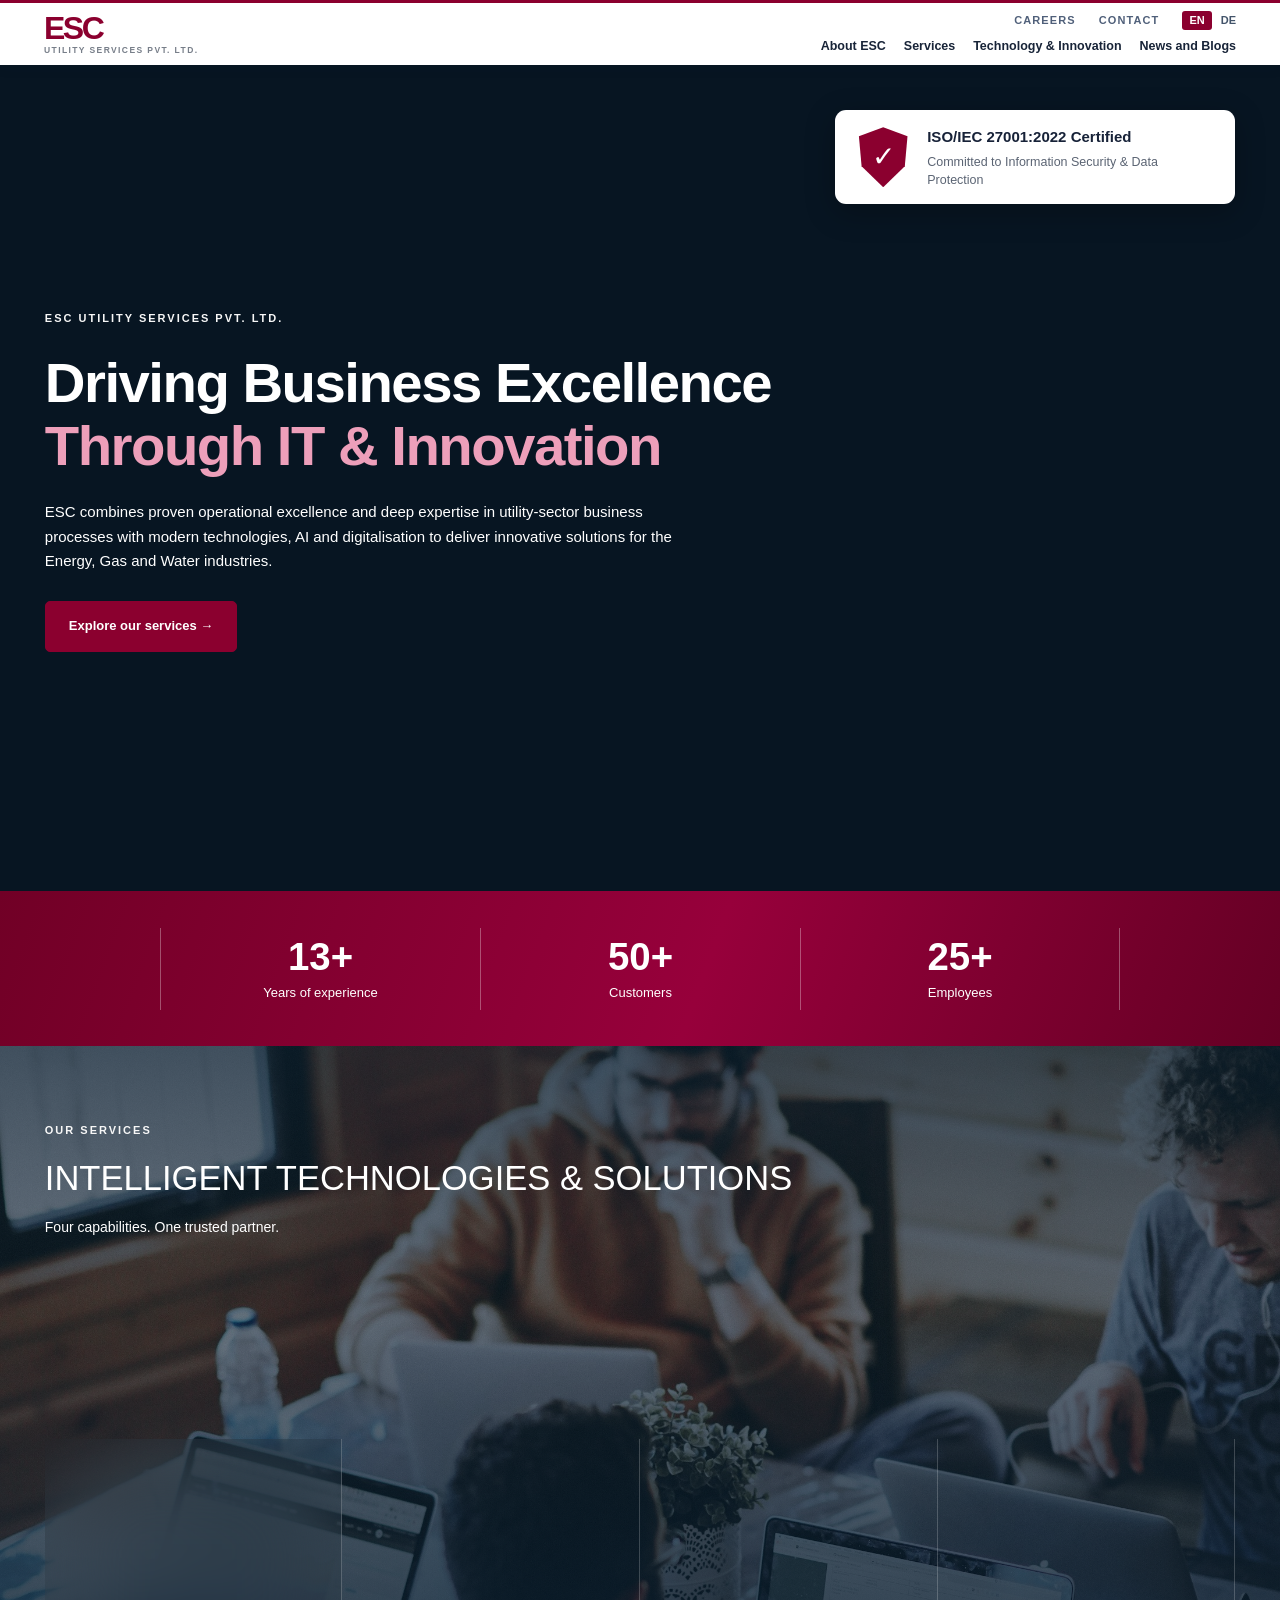
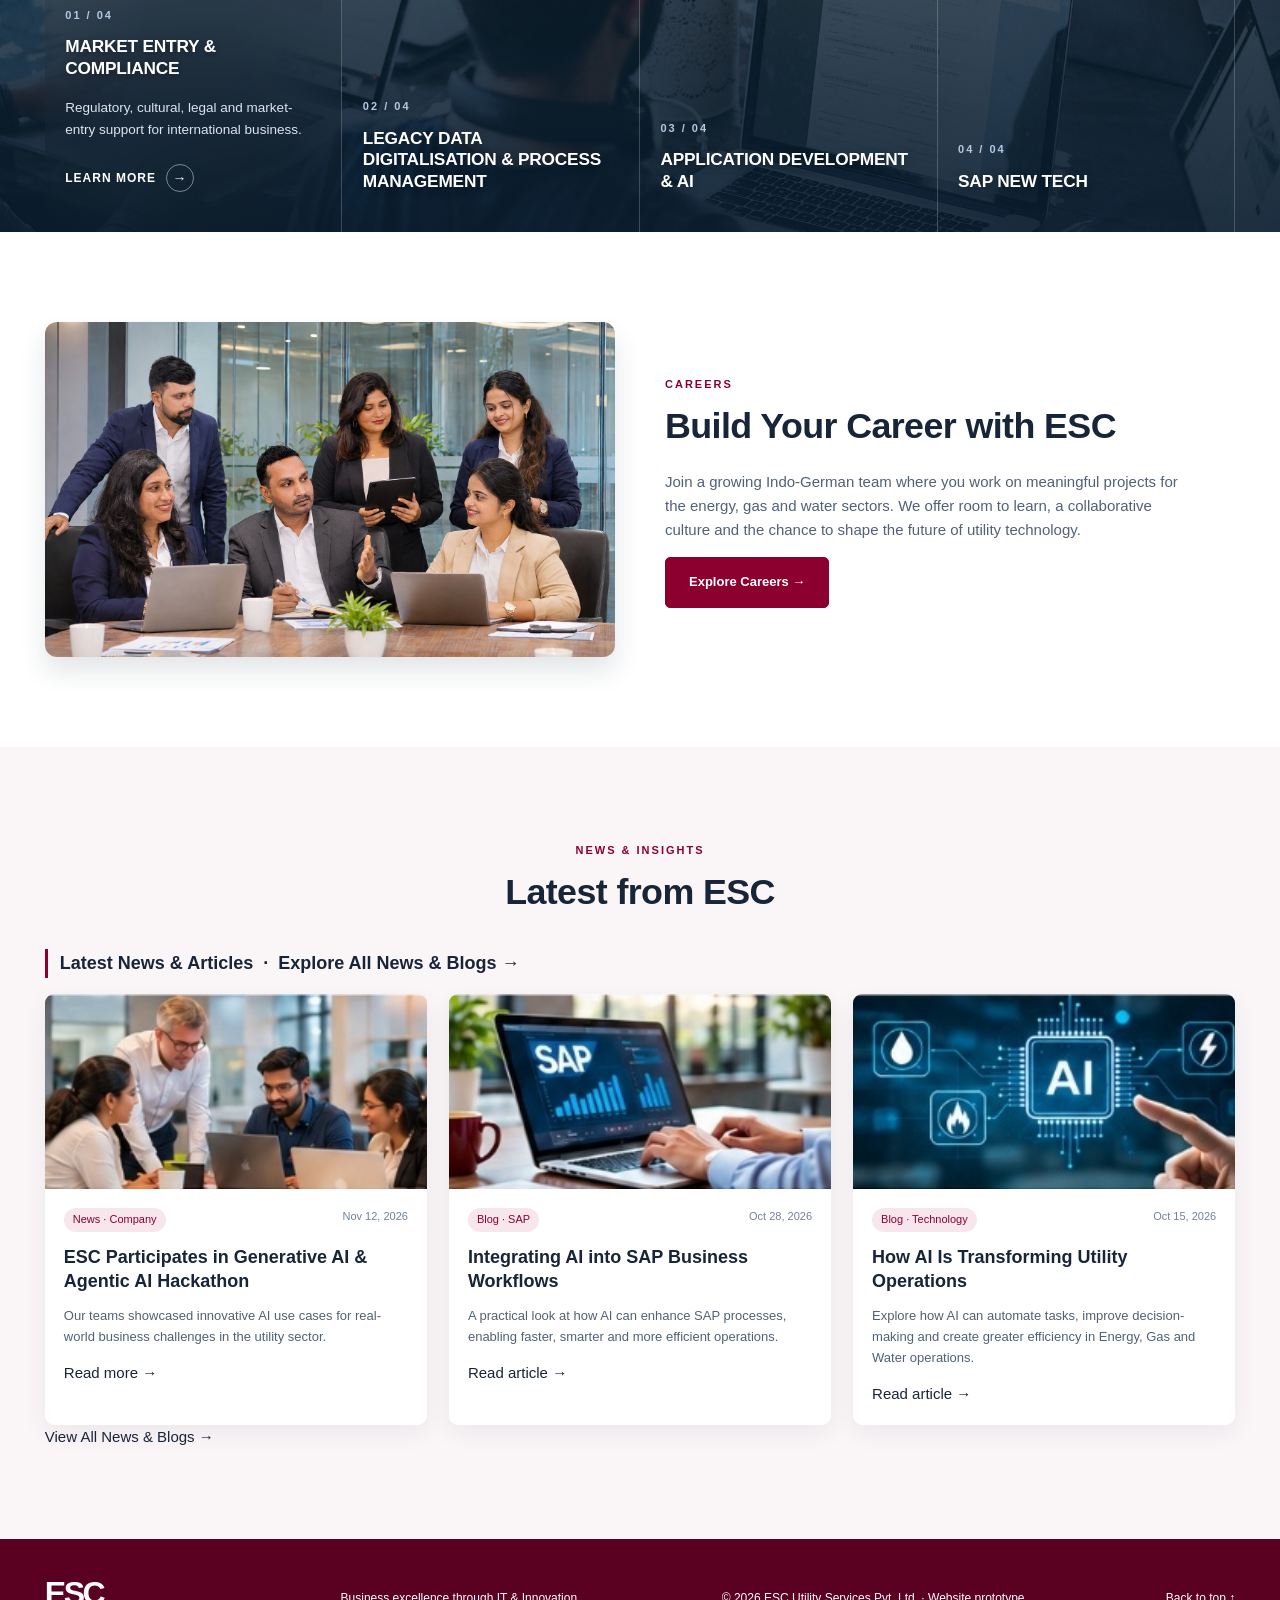
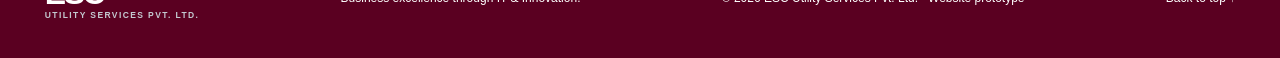
<file: ESC_Complete_Website/index.html>
<!DOCTYPE html>

<html lang="en"><head><meta charset="utf-8"/><meta content="width=device-width, initial-scale=1" name="viewport"/><meta content="#85002e" name="theme-color"/><title data-en="ESC Utility Services Pvt. Ltd. | IT &amp; Innovation" data-de="ESC Utility Services Pvt. Ltd. | IT &amp; Innovation">ESC Utility Services Pvt. Ltd. | IT &amp; Innovation</title><link href="styles.css?v=20261124_services2" rel="stylesheet"/></head><body>
<header class="site-header">
    <div class="topbar">
      <a class="brand" href="#home">
        <b>ESC</b>
        <small>UTILITY SERVICES PVT. LTD.</small>
      </a>
      <div class="toplinks">
        <a href="careers.html" data-en="Careers" data-de="Karriere">Careers</a>
        <a href="contact.html" data-en="Contact" data-de="Kontakt">Contact</a>
        <span class="lang">
          <button class="chosen" data-lang="en" type="button">EN</button>
          <button class="" data-lang="de" type="button">DE</button>
        </span>
      </div>
    </div>
    <div class="navrow">
      <nav aria-label="Main navigation">
        <a href="about.html" data-en="About ESC" data-de="Über ESC">About ESC</a>
        <a href="services.html" data-en="Services" data-de="Leistungen">Services</a>
        <a href="innovation.html" data-en="Technology &amp; Innovation" data-de="Technologie &amp; Innovation">Technology &amp; Innovation</a>
        <a href="news-and-blogs.html" data-en="News and Blogs" data-de="News und Blogs">News and Blogs</a>
      </nav>
      <button aria-label="Toggle menu" class="menu" id="menu" type="button">☰</button>
    </div>
  </header>
<main><section class="hero" id="home"><video class="hero-video" autoplay muted loop playsinline preload="auto" disablepictureinpicture aria-hidden="true" tabindex="-1"><source src="assets/New%20Video.mp4" type="video/mp4"/></video><div class="hero-copy"><span class="eyebrow light">ESC UTILITY SERVICES PVT. LTD.</span><h1 data-de="Geschäftliche Exzellenz&lt;br&gt;&lt;em&gt;durch IT &amp; Innovation&lt;/em&gt;" data-en="Driving Business Excellence&lt;br&gt;&lt;em&gt;Through IT &amp; Innovation&lt;/em&gt;">Driving Business Excellence<br/><em>Through IT &amp; Innovation</em></h1><p data-de="Aufbauend auf 13 Jahren Erfahrung mit Geschäftsprozessen der Versorgungswirtschaft verbindet ESC operative Exzellenz mit modernen Technologien, KI und Digitalisierung für die Energie-, Gas- und Wasserwirtschaft." data-en="ESC combines proven operational excellence and deep expertise in utility-sector business processes with modern technologies, AI and digitalisation to deliver innovative solutions for the Energy, Gas and Water industries.">ESC combines proven operational excellence and deep expertise in utility-sector business processes with modern technologies, AI and digitalisation to deliver innovative solutions for the Energy, Gas and Water industries.</p><div class="hero-actions"><a class="btn" href="#services" data-en="Explore our services &rarr;" data-de="Unsere Leistungen entdecken &rarr;">Explore our services &rarr;</a></div></div><div class="iso"><div class="shield">✓</div><div><strong data-en="ISO/IEC 27001:2022 Certified" data-de="ISO/IEC 27001:2022 zertifiziert">ISO/IEC 27001:2022 Certified</strong><small data-en="Committed to Information Security &amp; Data Protection" data-de="Engagiert für Informationssicherheit &amp; Datenschutz">Committed to Information Security &amp; Data Protection</small></div></div></section><section aria-label="ESC company at a glance" class="stats"><div class="stat"><strong>13+</strong><span data-en="Years of experience" data-de="Jahre Erfahrung">Years of experience</span></div><div class="stat"><strong>50+</strong><span data-en="Customers" data-de="Kunden">Customers</span></div><div class="stat"><strong>25+</strong><span data-en="Employees" data-de="Mitarbeitende">Employees</span></div></section>
<section class="services-section" id="services"><div class="service-bgs" id="serviceBgs"></div><div class="services-title"><span class="eyebrow light" data-en="OUR SERVICES" data-de="UNSERE LEISTUNGEN">OUR SERVICES</span><h2 data-en="INTELLIGENT TECHNOLOGIES &amp; SOLUTIONS" data-de="INTELLIGENTE TECHNOLOGIEN &amp; LÖSUNGEN">INTELLIGENT TECHNOLOGIES &amp; SOLUTIONS</h2><p data-en="Four capabilities. One trusted partner." data-de="Vier Kompetenzen. Ein verlässlicher Partner.">Four capabilities. One trusted partner.</p></div><div class="service-panels" id="servicePanels"></div></section><section class="section careers" id="careers"><img alt="Professional team collaborating around a meeting table" src="assets/Team.png"/><div><span class="eyebrow" data-en="CAREERS" data-de="KARRIERE">CAREERS</span><h2 data-en="Build Your Career with ESC" data-de="Gestalten Sie Ihre Karriere bei ESC">Build Your Career with ESC</h2><p data-en="Join a growing Indo-German team where you work on meaningful projects for the energy, gas and water sectors. We offer room to learn, a collaborative culture and the chance to shape the future of utility technology." data-de="Werden Sie Teil eines wachsenden deutsch-indischen Teams und arbeiten Sie an sinnvollen Projekten für die Energie-, Gas- und Wasserwirtschaft. Wir bieten Raum zum Lernen, eine kollaborative Kultur und die Chance, die Zukunft der Versorgungstechnologie mitzugestalten.">Join a growing Indo-German team where you work on meaningful projects for the energy, gas and water sectors. We offer room to learn, a collaborative culture and the chance to shape the future of utility technology.</p><a class="btn blue" href="careers.html" data-en="Explore Careers &rarr;" data-de="Karriere entdecken &rarr;">Explore Careers &rarr;</a></div></section><section class="section insights" id="news"><div class="section-heading"><span class="eyebrow" data-en="NEWS &amp; INSIGHTS" data-de="NEWS &amp; EINBLICKE">NEWS &amp; INSIGHTS</span><h2 data-en="Latest from ESC" data-de="Aktuelles von ESC">Latest from ESC</h2></div><div class="insight-sub" id="blogs"><span data-en="Latest News &amp; Articles" data-de="Aktuelle News &amp; Artikel">Latest News &amp; Articles</span> &nbsp;&middot;&nbsp; <a href="news-and-blogs.html" class="all-news-link" data-en="Explore All News &amp; Blogs &rarr;" data-de="Alle News &amp; Blogs entdecken &rarr;">Explore All News &amp; Blogs &rarr;</a></div><div class="news-grid"><article class="news-card"><div class="news-img n1"></div><div class="news-body"><div class="news-meta"><span data-en="News &middot; Company" data-de="News &middot; Unternehmen">News &middot; Company</span><time data-en="Nov 12, 2026" data-de="12. Nov 2026">Nov 12, 2026</time></div><h3 data-en="ESC Participates in Generative AI &amp; Agentic AI Hackathon" data-de="ESC nimmt am Generative AI &amp; Agentic AI Hackathon teil">ESC Participates in Generative AI &amp; Agentic AI Hackathon</h3><p data-en="Our teams showcased innovative AI use cases for real-world business challenges in the utility sector." data-de="Unsere Teams präsentierten innovative KI-Anwendungsfälle für reale geschäftliche Herausforderungen in der Versorgungswirtschaft.">Our teams showcased innovative AI use cases for real-world business challenges in the utility sector.</p><a class="news-card-cta" href="news-and-blogs.html?article=hackathon" data-en="Read more &rarr;" data-de="Mehr lesen &rarr;">Read more &rarr;</a></div></article><article class="news-card"><div class="news-img n2"></div><div class="news-body"><div class="news-meta"><span data-en="Blog &middot; SAP" data-de="Blog &middot; SAP">Blog &middot; SAP</span><time data-en="Oct 28, 2026" data-de="28. Okt 2026">Oct 28, 2026</time></div><h3 data-en="Integrating AI into SAP Business Workflows" data-de="Integration von KI in SAP-Geschäftsprozesse">Integrating AI into SAP Business Workflows</h3><p data-en="A practical look at how AI can enhance SAP processes, enabling faster, smarter and more efficient operations." data-de="Ein praxisnaher Einblick, wie KI SAP-Prozesse erweitert und schnellere, intelligentere sowie effizientere Abläufe ermöglicht.">A practical look at how AI can enhance SAP processes, enabling faster, smarter and more efficient operations.</p><a class="news-card-cta" href="news-and-blogs.html?article=sap-ai" data-en="Read article &rarr;" data-de="Artikel lesen &rarr;">Read article &rarr;</a></div></article><article class="news-card"><div class="news-img n3"></div><div class="news-body"><div class="news-meta"><span data-en="Blog &middot; Technology" data-de="Blog &middot; Technologie">Blog &middot; Technology</span><time data-en="Oct 15, 2026" data-de="15. Okt 2026">Oct 15, 2026</time></div><h3 data-en="How AI Is Transforming Utility Operations" data-de="Wie KI den Versorgerbetrieb transformiert">How AI Is Transforming Utility Operations</h3><p data-en="Explore how AI can automate tasks, improve decision-making and create greater efficiency in Energy, Gas and Water operations." data-de="Erfahren Sie, wie KI Aufgaben automatisiert, Entscheidungsfindungen verbessert und Effizienz in Strom-, Gas- und Wasserbetrieben steigert.">Explore how AI can automate tasks, improve decision-making and create greater efficiency in Energy, Gas and Water operations.</p><a class="news-card-cta" href="news-and-blogs.html?article=ai-utilities" data-en="Read article &rarr;" data-de="Artikel lesen &rarr;">Read article &rarr;</a></div></article></div><div class="explore-all-wrap"><a href="news-and-blogs.html" class="btn-explore-all" data-en="View All News &amp; Blogs &rarr;" data-de="Alle News &amp; Blogs ansehen &rarr;">View All News &amp; Blogs &rarr;</a></div></section>
</main>
<footer><div class="brand"><b>ESC</b><small>UTILITY SERVICES PVT. LTD.</small></div><p data-en="Business excellence through IT &amp; Innovation." data-de="Geschäftliche Exzellenz durch IT &amp; Innovation.">Business excellence through IT &amp; Innovation.</p><p>© <span id="year"></span> ESC Utility Services Pvt. Ltd. &middot; <span data-en="Website prototype" data-de="Website-Prototyp">Website prototype</span></p><a href="#home" data-en="Back to top ↑" data-de="Nach oben ↑">Back to top ↑</a></footer>
<dialog id="modal"><button aria-label="Close" class="close" id="closeModal">×</button><div id="modalContent"></div></dialog><script src="script.js?v=20261124_i18n"></script>
<script src="lang.js?v=20261124_1"></script></body></html>
</file>
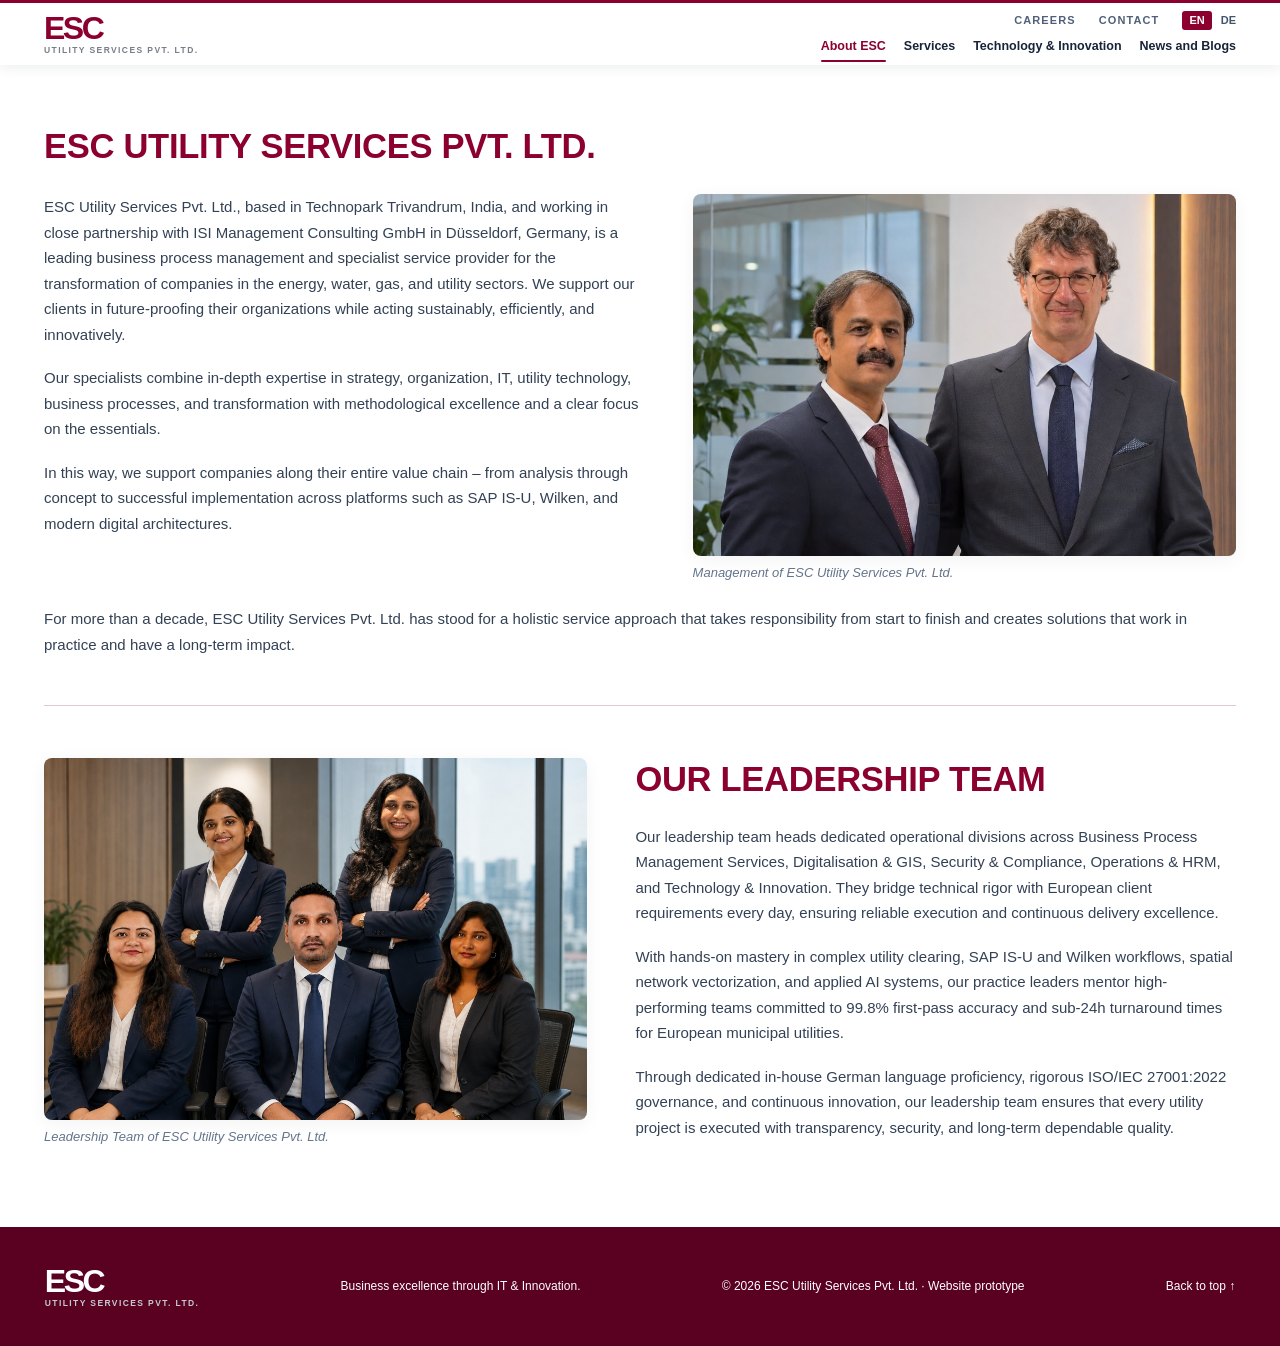
<file: ESC_Complete_Website/about-us.html>
<!DOCTYPE html>
<html lang="en">
<head>
  <meta charset="utf-8"/>
  <meta content="width=device-width,initial-scale=1" name="viewport"/>
  <link href="styles.css?v=20261124_alternating" rel="stylesheet"/>
  <title data-en="About Us | ESC Utility Services Pvt. Ltd." data-de="Über uns | ESC Utility Services Pvt. Ltd.">About Us | ESC Utility Services Pvt. Ltd.</title>
</head>
<body>
  <!-- Standard Site Header -->
  <header class="site-header">
    <div class="topbar">
      <a class="brand" href="index.html#home">
        <b>ESC</b>
        <small>UTILITY SERVICES PVT. LTD.</small>
      </a>
      <div class="toplinks">
        <a href="careers.html" data-en="Careers" data-de="Karriere">Careers</a>
        <a href="contact.html" data-en="Contact" data-de="Kontakt">Contact</a>
        <span class="lang">
          <button class="chosen" data-lang="en" type="button">EN</button>
          <button class="" data-lang="de" type="button">DE</button>
        </span>
      </div>
    </div>
    <div class="navrow">
      <nav aria-label="Main navigation">
        <a class="nav-active" href="about.html" data-en="About ESC" data-de="Über ESC">About ESC</a>
        <a href="services.html" data-en="Services" data-de="Leistungen">Services</a>
        <a href="innovation.html" data-en="Technology &amp; Innovation" data-de="Technologie &amp; Innovation">Technology &amp; Innovation</a>
        <a href="news-and-blogs.html" data-en="News and Blogs" data-de="News und Blogs">News and Blogs</a>
      </nav>
      <button aria-label="Toggle menu" class="menu" id="menu" type="button">☰</button>
    </div>
  </header>

  <main class="standalone-main">
    <div class="isi-page-container">
      
      <!-- Section 1: Company Management -->
      <section class="isi-section" id="management">
        <h1 class="isi-title" data-en="ESC UTILITY SERVICES PVT. LTD." data-de="ESC UTILITY SERVICES PVT. LTD.">ESC UTILITY SERVICES PVT. LTD.</h1>
        
        <div class="isi-split">
          <div class="isi-text-col">
            <p data-en="ESC Utility Services Pvt. Ltd., based in Technopark Trivandrum, India, and working in close partnership with ISI Management Consulting GmbH in Düsseldorf, Germany, is a leading business process management and specialist service provider for the transformation of companies in the energy, water, gas, and utility sectors. We support our clients in future-proofing their organizations while acting sustainably, efficiently, and innovatively." data-de="ESC Utility Services Pvt. Ltd. mit Sitz im Technopark Trivandrum, Indien, und in enger Partnerschaft mit der ISI Management Consulting GmbH in Düsseldorf, Deutschland, ist ein führender Dienstleister für Geschäftsprozessmanagement und Transformation von Unternehmen der Energie-, Wasser- und Versorgungswirtschaft. Wir unterstützen unsere Kunden dabei, ihre Organisationen zukunftssicher aufzustellen und dabei nachhaltig, effizient und innovativ zu handeln.">ESC Utility Services Pvt. Ltd., based in Technopark Trivandrum, India, and working in close partnership with ISI Management Consulting GmbH in Düsseldorf, Germany, is a leading business process management and specialist service provider for the transformation of companies in the energy, water, gas, and utility sectors. We support our clients in future-proofing their organizations while acting sustainably, efficiently, and innovatively.</p>
            
            <p data-en="Our specialists combine in-depth expertise in strategy, organization, IT, utility technology, business processes, and transformation with methodological excellence and a clear focus on the essentials." data-de="Unsere Spezialisten verbinden fundierte Expertise in Strategie, Organisation, IT, Versorgungstechnologie, Geschäftsprozessen und Transformation mit methodischer Exzellenz und klarem Fokus auf das Wesentliche.">Our specialists combine in-depth expertise in strategy, organization, IT, utility technology, business processes, and transformation with methodological excellence and a clear focus on the essentials.</p>
            
            <p data-en="In this way, we support companies along their entire value chain – from analysis through concept to successful implementation across platforms such as SAP IS-U, Wilken, and modern digital architectures." data-de="Auf diese Weise begleiten wir Unternehmen entlang ihrer gesamten Wertschöpfungskette – von der Analyse über das Konzept bis hin zur erfolgreichen Umsetzung auf Plattformen wie SAP IS-U, Wilken und modernen digitalen Architekturen.">In this way, we support companies along their entire value chain – from analysis through concept to successful implementation across platforms such as SAP IS-U, Wilken, and modern digital architectures.</p>
          </div>

          <div class="isi-image-col">
            <img src="assets/management-group.jpg" alt="Management of ESC Utility Services Pvt. Ltd." class="isi-photo" loading="lazy"/>
            <span class="isi-caption" data-en="Management of ESC Utility Services Pvt. Ltd." data-de="Geschäftsführung der ESC Utility Services Pvt. Ltd.">Management of ESC Utility Services Pvt. Ltd.</span>
          </div>
        </div>

        <p class="isi-full-text" data-en="For more than a decade, ESC Utility Services Pvt. Ltd. has stood for a holistic service approach that takes responsibility from start to finish and creates solutions that work in practice and have a long-term impact." data-de="Seit mehr als einem Jahrzehnt steht ESC Utility Services Pvt. Ltd. für einen ganzheitlichen Serviceansatz, der von Anfang bis Ende Verantwortung übernimmt und Lösungen schafft, die in der Praxis funktionieren und nachhaltige Wirkung entfalten.">For more than a decade, ESC Utility Services Pvt. Ltd. has stood for a holistic service approach that takes responsibility from start to finish and creates solutions that work in practice and have a long-term impact.</p>
      </section>

      <!-- Thin subtle maroon divider -->
      <hr class="isi-divider" />

      <!-- Section 2: Leadership Team (Reversed Layout: Left Image, Right Heading + Text) -->
      <section class="isi-section isi-section-reversed" id="leadership">
        <div class="isi-split isi-split-reversed">
          <!-- Left: Image & Caption -->
          <div class="isi-image-col">
            <img src="assets/team-leads-group.jpg" alt="Leadership Team of ESC Utility Services Pvt. Ltd." class="isi-photo" loading="lazy"/>
            <span class="isi-caption" data-en="Leadership Team of ESC Utility Services Pvt. Ltd." data-de="Führungsteam der ESC Utility Services Pvt. Ltd.">Leadership Team of ESC Utility Services Pvt. Ltd.</span>
          </div>

          <!-- Right: Heading directly above Descriptive Content -->
          <div class="isi-text-col">
            <h2 class="isi-title" data-en="OUR LEADERSHIP TEAM" data-de="UNSER FÜHRUNGSTEAM">OUR LEADERSHIP TEAM</h2>
            
            <p data-en="Our leadership team heads dedicated operational divisions across Business Process Management Services, Digitalisation &amp; GIS, Security &amp; Compliance, Operations &amp; HRM, and Technology &amp; Innovation. They bridge technical rigor with European client requirements every day, ensuring reliable execution and continuous delivery excellence." data-de="Unser Führungsteam leitet spezialisierte operative Einheiten in den Bereichen Business Process Management, Digitalisierung &amp; GIS, Sicherheit &amp; Compliance, Betrieb &amp; Personalwesen sowie Technologie &amp; Innovation. Es verbindet technische Präzision täglich mit europäischen Kundenanforderungen und gewährleistet verlässliche Projektausführung.">Our leadership team heads dedicated operational divisions across Business Process Management Services, Digitalisation &amp; GIS, Security &amp; Compliance, Operations &amp; HRM, and Technology &amp; Innovation. They bridge technical rigor with European client requirements every day, ensuring reliable execution and continuous delivery excellence.</p>
            
            <p data-en="With hands-on mastery in complex utility clearing, SAP IS-U and Wilken workflows, spatial network vectorization, and applied AI systems, our practice leaders mentor high-performing teams committed to 99.8% first-pass accuracy and sub-24h turnaround times for European municipal utilities." data-de="Mit fundierter Praxis in komplexem Marktclearing, SAP IS-U- und Wilken-Prozessen, Geodaten-Vektorisierung und angewandten KI-Systemen führen unsere Bereichsleiter hochleistungsfähige Teams, die für 99,8 % Genauigkeit und schnelle Reaktionszeiten für europäische Stadtwerke stehen.">With hands-on mastery in complex utility clearing, SAP IS-U and Wilken workflows, spatial network vectorization, and applied AI systems, our practice leaders mentor high-performing teams committed to 99.8% first-pass accuracy and sub-24h turnaround times for European municipal utilities.</p>
            
            <p data-en="Through dedicated in-house German language proficiency, rigorous ISO/IEC 27001:2022 governance, and continuous innovation, our leadership team ensures that every utility project is executed with transparency, security, and long-term dependable quality." data-de="Durch unternehmenseigene deutsche Sprachkompetenz, strenge ISO/IEC 27001:2022 Richtlinien und kontinuierliche Weiterbildung stellt unser Führungsteam sicher, dass jedes Versorgungsprojekt mit Transparenz, Sicherheit und verlässlicher Qualität umgesetzt wird.">Through dedicated in-house German language proficiency, rigorous ISO/IEC 27001:2022 governance, and continuous innovation, our leadership team ensures that every utility project is executed with transparency, security, and long-term dependable quality.</p>
          </div>
        </div>
      </section>

    </div>
  </main>

  <!-- Standard Site Footer -->
  <footer>
    <div class="brand">
      <b>ESC</b>
      <small>UTILITY SERVICES PVT. LTD.</small>
    </div>
    <p data-en="Business excellence through IT &amp; Innovation." data-de="Geschäftliche Exzellenz durch IT &amp; Innovation.">Business excellence through IT &amp; Innovation.</p>
    <p>© <span id="year"></span> ESC Utility Services Pvt. Ltd. · <span data-en="Website prototype" data-de="Website-Prototyp">Website prototype</span></p>
    <a href="index.html#home" data-en="Back to top ↑" data-de="Nach oben ↑">Back to top ↑</a>
  </footer>

  <script src="secondary.js?v=20261124_i18n"></script>
<script src="lang.js?v=20261124_1"></script>
</body>
</html>
</file>
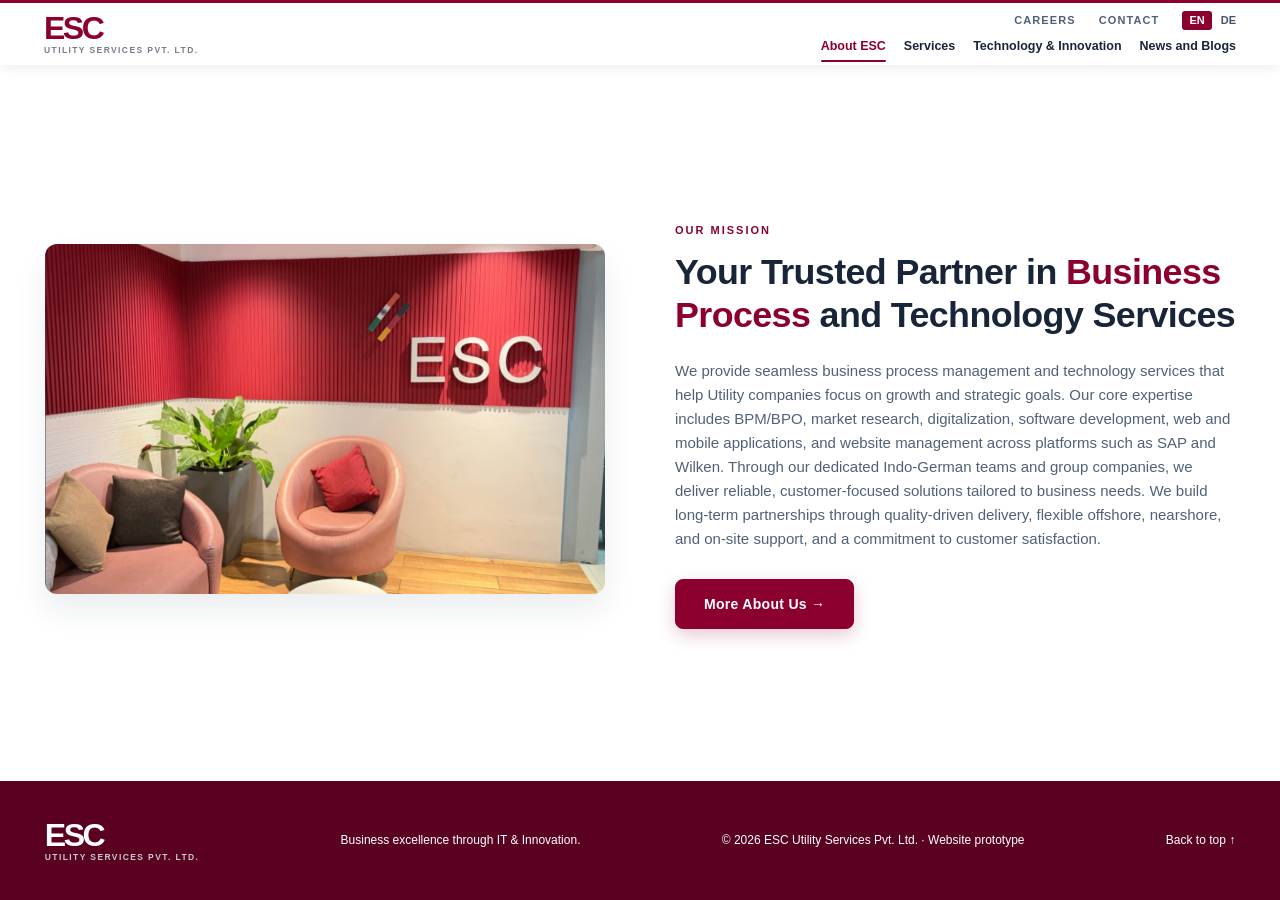
<file: ESC_Complete_Website/about.html>
<!DOCTYPE html>
<html lang="en">
<head>
  <meta charset="utf-8"/>
  <meta content="width=device-width,initial-scale=1" name="viewport"/>
  <link href="styles.css?v=20261123_exactmatch" rel="stylesheet"/>
  <title data-en="About ESC | ESC Utility Services Pvt. Ltd." data-de="Über ESC | ESC Utility Services Pvt. Ltd.">About ESC | ESC Utility Services Pvt. Ltd.</title>
</head>
<body>
  <header class="site-header">
    <div class="topbar">
      <a class="brand" href="index.html#home">
        <b>ESC</b>
        <small>UTILITY SERVICES PVT. LTD.</small>
      </a>
      <div class="toplinks">
        <a href="careers.html" data-en="Careers" data-de="Karriere">Careers</a>
        <a href="contact.html" data-en="Contact" data-de="Kontakt">Contact</a>
        <span class="lang">
          <button class="chosen" data-lang="en" type="button">EN</button>
          <button class="" data-lang="de" type="button">DE</button>
        </span>
      </div>
    </div>
    <div class="navrow">
      <nav aria-label="Main navigation">
        <a class="nav-active" href="about.html" data-en="About ESC" data-de="Über ESC">About ESC</a>
        <a href="services.html" data-en="Services" data-de="Leistungen">Services</a>
        <a href="innovation.html" data-en="Technology &amp; Innovation" data-de="Technologie &amp; Innovation">Technology &amp; Innovation</a>
        <a href="news-and-blogs.html" data-en="News and Blogs" data-de="News und Blogs">News and Blogs</a>
      </nav>
      <button aria-label="Toggle menu" class="menu" id="menu" type="button">☰</button>
    </div>
  </header>

  <main class="standalone-main">
    <section class="section about about-mission" id="about">
      <div class="about-img">
        <img alt="ESC Utility Services reception area, with the ESC logo on a maroon feature wall" src="assets/esc-reception.jpg"/>
      </div>
      <div class="about-mission-copy">
        <span class="eyebrow" data-en="OUR MISSION" data-de="UNSERE MISSION">OUR MISSION</span>
        <h2 data-en="Your Trusted Partner in <span>Business Process</span> and Technology Services" data-de="Ihr verlässlicher Partner für <span>Geschäftsprozess-</span> und Technologiedienstleistungen">Your Trusted Partner in <span>Business Process</span> and Technology Services</h2>
        <p data-en="We provide seamless business process management and technology services that help Utility companies focus on growth and strategic goals. Our core expertise includes BPM/BPO, market research, digitalization, software development, web and mobile applications, and website management across platforms such as SAP and Wilken. Through our dedicated Indo-German teams and group companies, we deliver reliable, customer-focused solutions tailored to business needs. We build long-term partnerships through quality-driven delivery, flexible offshore, nearshore, and on-site support, and a commitment to customer satisfaction." data-de="Wir bieten nahtloses Geschäftsprozessmanagement und Technologiedienstleistungen, die Versorgungsunternehmen dabei unterstützen, sich auf Wachstum und strategische Ziele zu konzentrieren. Zu unseren Kernkompetenzen gehören BPM/BPO, Marktforschung, Digitalisierung, Softwareentwicklung, Web- und Mobilanwendungen sowie Website-Management auf Plattformen wie SAP und Wilken. Über unsere deutsch-indischen Teams und Konzerngesellschaften liefern wir zuverlässige, kundenorientierte Lösungen, die genau auf geschäftliche Anforderungen abgestimmt sind. Wir bauen langfristige Partnerschaften durch qualitätsorientierte Umsetzung, flexible Offshore-, Nearshore- und Vor-Ort-Unterstützung sowie höchste Kundenzufriedenheit auf.">We provide seamless business process management and technology services that help Utility companies focus on growth and strategic goals. Our core expertise includes BPM/BPO, market research, digitalization, software development, web and mobile applications, and website management across platforms such as SAP and Wilken. Through our dedicated Indo-German teams and group companies, we deliver reliable, customer-focused solutions tailored to business needs. We build long-term partnerships through quality-driven delivery, flexible offshore, nearshore, and on-site support, and a commitment to customer satisfaction.</p>
        <div class="about-actions">
          <a href="about-us.html" class="btn blue about-more-btn" data-en="More About Us →" data-de="Mehr über uns →">More About Us →</a>
        </div>
      </div>
    </section>
  </main>

  <footer>
    <div class="brand"><b>ESC</b><small>UTILITY SERVICES PVT. LTD.</small></div>
    <p data-en="Business excellence through IT &amp; Innovation." data-de="Geschäftliche Exzellenz durch IT &amp; Innovation.">Business excellence through IT &amp; Innovation.</p>
    <p>© <span id="year"></span> ESC Utility Services Pvt. Ltd. · <span data-en="Website prototype" data-de="Website-Prototyp">Website prototype</span></p>
    <a href="index.html#home" data-en="Back to top ↑" data-de="Nach oben ↑">Back to top ↑</a>
  </footer>

  <script src="secondary.js?v=20261124_i18n"></script>
<script src="lang.js?v=20261124_1"></script>
</body>
</html>
</file>
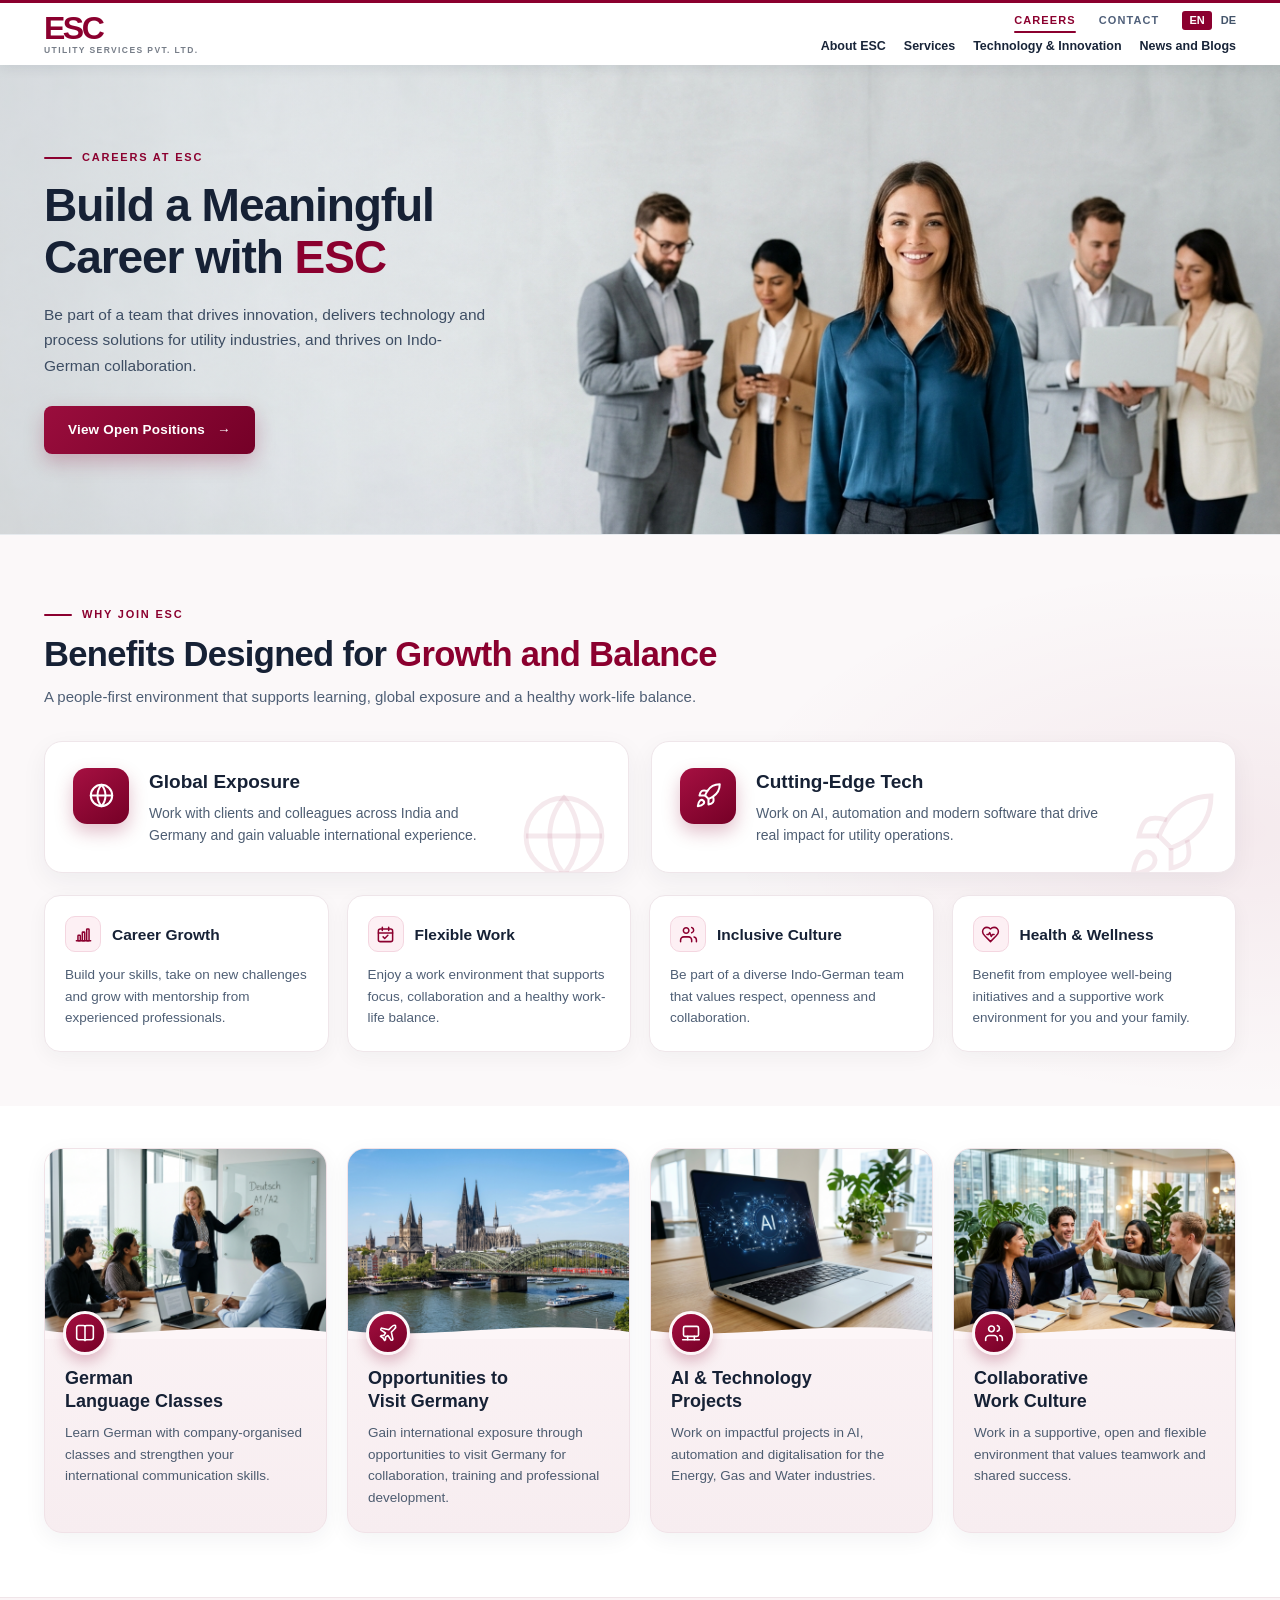
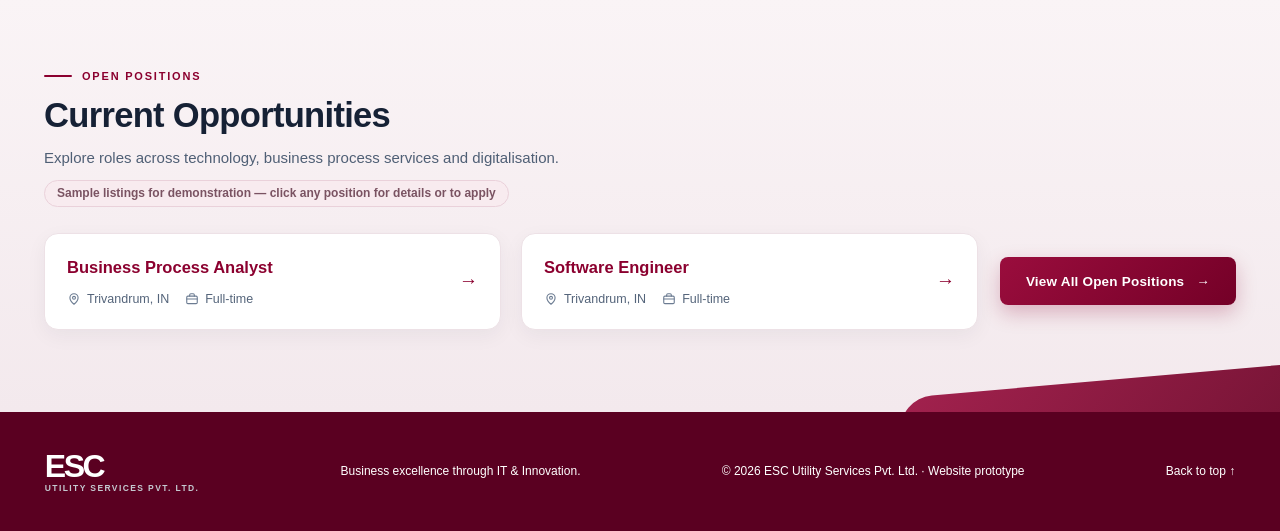
<file: ESC_Complete_Website/careers.html>
<!DOCTYPE html>
<html lang="en">
<head>
  <meta charset="utf-8" />
  <meta content="width=device-width,initial-scale=1" name="viewport" />
  <meta content="#8b002f" name="theme-color" />
  <link href="styles.css?v=20261123_exactmatch" rel="stylesheet" />
  <title data-en="Careers at ESC | ESC Utility Services Pvt. Ltd." data-de="Karriere bei ESC | ESC Utility Services Pvt. Ltd.">Careers at ESC | ESC Utility Services Pvt. Ltd.</title>
</head>
<body class="careers-page">
  <header class="site-header">
    <div class="topbar">
      <a class="brand" href="index.html#home">
        <b>ESC</b>
        <small>UTILITY SERVICES PVT. LTD.</small>
      </a>
      <div class="toplinks">
        <a class="nav-active" href="careers.html" data-en="Careers" data-de="Karriere">Careers</a>
        <a href="contact.html" data-en="Contact" data-de="Kontakt">Contact</a>
        <span class="lang">
          <button class="chosen" data-lang="en" type="button">EN</button>
          <button class="" data-lang="de" type="button">DE</button>
        </span>
      </div>
    </div>
    <div class="navrow">
      <nav aria-label="Main navigation">
        <a href="about.html" data-en="About ESC" data-de="Über ESC">About ESC</a>
        <a href="services.html" data-en="Services" data-de="Leistungen">Services</a>
        <a href="innovation.html" data-en="Technology &amp; Innovation" data-de="Technologie &amp; Innovation">Technology &amp; Innovation</a>
        <a href="news-and-blogs.html" data-en="News and Blogs" data-de="News und Blogs">News and Blogs</a>
      </nav>
      <button aria-label="Toggle menu" class="menu" id="menu" type="button">☰</button>
    </div>
  </header>

  <main class="careers-main">
    <!-- 1. HERO SECTION -->
    <section class="careers-hero">
      <div class="careers-hero-bg" role="img" aria-label="Smiling ESC professional holding a laptop in front of diverse colleagues in a modern workspace"></div>
      <div class="careers-container careers-hero-inner">
        <div class="careers-hero-copy">
          <span class="careers-eyebrow" data-en="CAREERS AT ESC" data-de="KARRIERE BEI ESC">CAREERS AT ESC</span>
          <h1 data-en="Build a Meaningful<br/>Career with <span>ESC</span>" data-de="Gestalten Sie eine<br/>Karriere bei <span>ESC</span>">Build a Meaningful<br/>Career with <span>ESC</span></h1>
          <p data-en="Be part of a team that drives innovation, delivers technology and process solutions for utility industries, and thrives on Indo-German collaboration." data-de="Werden Sie Teil eines Teams, das Innovation vorantreibt, Technologie- und Prozesslösungen für Versorgungsunternehmen liefert und von deutsch-indischer Zusammenarbeit lebt.">Be part of a team that drives innovation, delivers technology and process solutions for utility industries, and thrives on Indo-German collaboration.</p>
          <a class="careers-btn-primary" href="#open-positions" id="heroPositionsBtn">
            <span data-en="View Open Positions" data-de="Offene Stellen ansehen">View Open Positions</span>
            <span class="btn-arrow" aria-hidden="true">→</span>
          </a>
        </div>
      </div>
    </section>

    <!-- 2. BENEFITS DESIGNED FOR GROWTH AND BALANCE -->
    <section class="careers-benefits" id="benefits">
      <div class="careers-container">
        <div class="careers-section-head">
          <span class="careers-eyebrow" data-en="WHY JOIN ESC" data-de="WARUM ESC">WHY JOIN ESC</span>
          <h2 data-en="Benefits Designed for <span>Growth and Balance</span>" data-de="Vorteile für <span>Wachstum und Balance</span>">Benefits Designed for <span>Growth and Balance</span></h2>
          <p data-en="A people-first environment that supports learning, global exposure and a healthy work-life balance." data-de="Ein menschenorientiertes Umfeld, das Lernen, internationale Erfahrung und eine gesunde Work-Life-Balance fördert.">A people-first environment that supports learning, global exposure and a healthy work-life balance.</p>
        </div>

        <!-- Row 1: Two Large Feature Cards -->
        <div class="benefits-row-lg">
          <article class="benefit-card-lg">
            <div class="benefit-icon-lg" aria-hidden="true">
              <svg viewBox="0 0 24 24" fill="none" stroke="currentColor" stroke-width="1.8" stroke-linecap="round" stroke-linejoin="round">
                <circle cx="12" cy="12" r="9.5"></circle>
                <path d="M2.5 12h19"></path>
                <path d="M12 2.5a14.5 14.5 0 0 1 0 19 14.5 14.5 0 0 1 0-19Z"></path>
              </svg>
            </div>
            <div class="benefit-copy">
              <h3 data-en="Global Exposure" data-de="Internationale Erfahrung">Global Exposure</h3>
              <p data-en="Work with clients and colleagues across India and Germany and gain valuable international experience." data-de="Arbeiten Sie mit Kunden und Kolleginnen und Kollegen in Indien und Deutschland zusammen und sammeln Sie wertvolle internationale Erfahrung.">Work with clients and colleagues across India and Germany and gain valuable international experience.</p>
            </div>
            <svg class="benefit-watermark" aria-hidden="true" viewBox="0 0 24 24" fill="none" stroke="currentColor" stroke-width="1.2">
              <circle cx="12" cy="12" r="9.5"></circle>
              <path d="M2.5 12h19"></path>
              <path d="M12 2.5a14.5 14.5 0 0 1 0 19 14.5 14.5 0 0 1 0-19Z"></path>
            </svg>
          </article>

          <article class="benefit-card-lg">
            <div class="benefit-icon-lg" aria-hidden="true">
              <svg viewBox="0 0 24 24" fill="none" stroke="currentColor" stroke-width="1.8" stroke-linecap="round" stroke-linejoin="round">
                <path d="M4.5 16.5c-1.5 1.26-2 5-2 5s3.74-.5 5-2c.71-.84.7-2.13-.09-2.91a2.18 2.18 0 0 0-2.91-.09Z"></path>
                <path d="m12 15-3-3a22 22 0 0 1 2-3.95A12.88 12.88 0 0 1 22 2c0 2.72-.78 7.5-6 11a22.35 22.35 0 0 1-4 2Z"></path>
                <path d="M9 12H4s.55-3.03 2-4c1.62-1.08 5 0 5 0"></path>
                <path d="M12 15v5s3.03-.55 4-2c1.08-1.62 0-5 0-5"></path>
              </svg>
            </div>
            <div class="benefit-copy">
              <h3 data-en="Cutting-Edge Tech" data-de="Modernste Technologien">Cutting-Edge Tech</h3>
              <p data-en="Work on AI, automation and modern software that drive real impact for utility operations." data-de="Arbeiten Sie an KI, Automatisierung und moderner Software, die echte Wirkung im Versorgungsbetrieb erzielen.">Work on AI, automation and modern software that drive real impact for utility operations.</p>
            </div>
            <svg class="benefit-watermark" aria-hidden="true" viewBox="0 0 24 24" fill="none" stroke="currentColor" stroke-width="1.2">
              <path d="M4.5 16.5c-1.5 1.26-2 5-2 5s3.74-.5 5-2c.71-.84.7-2.13-.09-2.91a2.18 2.18 0 0 0-2.91-.09Z"></path>
              <path d="m12 15-3-3a22 22 0 0 1 2-3.95A12.88 12.88 0 0 1 22 2c0 2.72-.78 7.5-6 11a22.35 22.35 0 0 1-4 2Z"></path>
              <path d="M9 12H4s.55-3.03 2-4c1.62-1.08 5 0 5 0"></path>
              <path d="M12 15v5s3.03-.55 4-2c1.08-1.62 0-5 0-5"></path>
            </svg>
          </article>
        </div>

        <!-- Row 2: Four Smaller Benefit Cards -->
        <div class="benefits-row-sm">
          <article class="benefit-card-sm">
            <div class="benefit-card-sm-head">
              <span class="benefit-icon-sm" aria-hidden="true">
                <svg viewBox="0 0 24 24" fill="none" stroke="currentColor" stroke-width="1.9" stroke-linecap="round" stroke-linejoin="round">
                  <path d="M3 20h18"></path>
                  <rect x="5" y="13" width="3" height="7" rx="0.8"></rect>
                  <rect x="10.5" y="9" width="3" height="11" rx="0.8"></rect>
                  <rect x="16" y="5" width="3" height="15" rx="0.8"></rect>
                </svg>
              </span>
              <h3 data-en="Career Growth" data-de="Karriereentwicklung">Career Growth</h3>
            </div>
            <p data-en="Build your skills, take on new challenges and grow with mentorship from experienced professionals." data-de="Erweitern Sie Ihre Fähigkeiten, übernehmen Sie neue Herausforderungen und wachsen Sie mit Mentoring durch erfahrene Fachkräfte.">Build your skills, take on new challenges and grow with mentorship from experienced professionals.</p>
          </article>

          <article class="benefit-card-sm">
            <div class="benefit-card-sm-head">
              <span class="benefit-icon-sm" aria-hidden="true">
                <svg viewBox="0 0 24 24" fill="none" stroke="currentColor" stroke-width="1.9" stroke-linecap="round" stroke-linejoin="round">
                  <rect x="3" y="5" width="18" height="16" rx="2.5"></rect>
                  <path d="M16 3v4"></path>
                  <path d="M8 3v4"></path>
                  <path d="M3 10h18"></path>
                  <path d="m9 15 2 2 4-4"></path>
                </svg>
              </span>
              <h3 data-en="Flexible Work" data-de="Flexibles Arbeiten">Flexible Work</h3>
            </div>
            <p data-en="Enjoy a work environment that supports focus, collaboration and a healthy work-life balance." data-de="Genießen Sie ein Arbeitsumfeld, das konzentriertes Arbeiten, Teamgeist und eine gesunde Work-Life-Balance unterstützt.">Enjoy a work environment that supports focus, collaboration and a healthy work-life balance.</p>
          </article>

          <article class="benefit-card-sm">
            <div class="benefit-card-sm-head">
              <span class="benefit-icon-sm" aria-hidden="true">
                <svg viewBox="0 0 24 24" fill="none" stroke="currentColor" stroke-width="1.9" stroke-linecap="round" stroke-linejoin="round">
                  <path d="M16 21v-2a4 4 0 0 0-4-4H6a4 4 0 0 0-4 4v2"></path>
                  <circle cx="9" cy="7" r="3.5"></circle>
                  <path d="M22 21v-2a4 4 0 0 0-3-3.87"></path>
                  <path d="M16 3.13a3.5 3.5 0 0 1 0 6.74"></path>
                </svg>
              </span>
              <h3 data-en="Inclusive Culture" data-de="Inklusive Kultur">Inclusive Culture</h3>
            </div>
            <p data-en="Be part of a diverse Indo-German team that values respect, openness and collaboration." data-de="Werden Sie Teil eines vielfältigen deutsch-indischen Teams, das Respekt, Offenheit und Zusammenarbeit schätzt.">Be part of a diverse Indo-German team that values respect, openness and collaboration.</p>
          </article>

          <article class="benefit-card-sm">
            <div class="benefit-card-sm-head">
              <span class="benefit-icon-sm" aria-hidden="true">
                <svg viewBox="0 0 24 24" fill="none" stroke="currentColor" stroke-width="1.9" stroke-linecap="round" stroke-linejoin="round">
                  <path d="M19 14c1.49-1.46 3-3.21 3-5.5A5.5 5.5 0 0 0 16.5 3c-1.76 0-3 .5-4.5 2-1.5-1.5-2.74-2-4.5-2A5.5 5.5 0 0 0 2 8.5c0 2.3 1.5 4.05 3 5.5l7 7Z"></path>
                  <path d="M7.5 12h2l1.5-2.5 2 5 1.5-2.5h2"></path>
                </svg>
              </span>
              <h3 data-en="Health &amp; Wellness" data-de="Gesundheit &amp; Wohlbefinden">Health &amp; Wellness</h3>
            </div>
            <p data-en="Benefit from employee well-being initiatives and a supportive work environment for you and your family." data-de="Profitieren Sie von Initiativen für das Wohlbefinden der Mitarbeitenden und einem unterstützenden Arbeitsumfeld.">Benefit from employee well-being initiatives and a supportive work environment for you and your family.</p>
          </article>
        </div>
      </div>
    </section>

    <!-- 3. SPECIAL OPPORTUNITIES AT ESC -->
    <section class="careers-opportunities" aria-label="Special Opportunities at ESC">
      <div class="careers-container">
        <div class="opportunities-grid">
          <article class="opp-card">
            <div class="opp-media">
              <img src="assets/careers-german-class.jpg" alt="ESC employees attending a German language class in a bright modern training room" loading="lazy" />
              <svg class="opp-wave" viewBox="0 0 400 32" preserveAspectRatio="none" aria-hidden="true">
                <path d="M0,18 C110,34 260,0 400,20 L400,32 L0,32 Z"></path>
              </svg>
            </div>
            <div class="opp-badge" aria-hidden="true">
              <svg viewBox="0 0 24 24" fill="none" stroke="currentColor" stroke-width="1.9" stroke-linecap="round" stroke-linejoin="round">
                <path d="M2 5.5A2.5 2.5 0 0 1 4.5 3H10a3 3 0 0 1 2 1 3 3 0 0 1 2-1h5.5A2.5 2.5 0 0 1 22 5.5v12a2.5 2.5 0 0 1-2.5 2.5H14a3 3 0 0 0-2 1 3 3 0 0 0-2-1H4.5A2.5 2.5 0 0 1 2 17.5Z"></path>
                <path d="M12 4v17"></path>
              </svg>
            </div>
            <div class="opp-body">
              <h3 data-en="German<br/>Language Classes" data-de="Deutsch-<br/>Sprachkurse">German<br/>Language Classes</h3>
              <p data-en="Learn German with company-organised classes and strengthen your international communication skills." data-de="Lernen Sie Deutsch in firmeninternen Kursen und stärken Sie Ihre internationalen Kommunikationsfähigkeiten.">Learn German with company-organised classes and strengthen your international communication skills.</p>
            </div>
          </article>

          <article class="opp-card">
            <div class="opp-media">
              <img src="assets/careers-germany.jpg" alt="Cologne Cathedral and Hohenzollern Bridge over the Rhine river in Germany" loading="lazy" />
              <svg class="opp-wave" viewBox="0 0 400 32" preserveAspectRatio="none" aria-hidden="true">
                <path d="M0,18 C110,34 260,0 400,20 L400,32 L0,32 Z"></path>
              </svg>
            </div>
            <div class="opp-badge" aria-hidden="true">
              <svg viewBox="0 0 24 24" fill="none" stroke="currentColor" stroke-width="1.9" stroke-linecap="round" stroke-linejoin="round">
                <path d="M17.8 19.2 16 11l3.5-3.5C21 6 21.5 4 21 3c-1-.5-3 0-4.5 1.5L13 8 4.8 6.2c-.5-.1-.9.1-1.1.5l-.3.5c-.2.5-.1 1 .3 1.3L9 12l-2 3H4l-1 1 3 2 2 3 1-1v-3l3-2 3.5 5.3c.3.4.8.5 1.3.3l.5-.2c.4-.3.6-.7.5-1.2Z"></path>
              </svg>
            </div>
            <div class="opp-body">
              <h3 data-en="Opportunities to<br/>Visit Germany" data-de="Möglichkeiten für<br/>Deutschlandaufenthalte">Opportunities to<br/>Visit Germany</h3>
              <p data-en="Gain international exposure through opportunities to visit Germany for collaboration, training and professional development." data-de="Sammeln Sie internationale Erfahrung durch Aufenthalte in Deutschland für Zusammenarbeit, Training und Weiterbildung.">Gain international exposure through opportunities to visit Germany for collaboration, training and professional development.</p>
            </div>
          </article>

          <article class="opp-card">
            <div class="opp-media">
              <img src="assets/careers-ai-tech.jpg" alt="Modern laptop displaying AI neural network solutions in a sunlit workspace" loading="lazy" />
              <svg class="opp-wave" viewBox="0 0 400 32" preserveAspectRatio="none" aria-hidden="true">
                <path d="M0,18 C110,34 260,0 400,20 L400,32 L0,32 Z"></path>
              </svg>
            </div>
            <div class="opp-badge" aria-hidden="true">
              <svg viewBox="0 0 24 24" fill="none" stroke="currentColor" stroke-width="1.9" stroke-linecap="round" stroke-linejoin="round">
                <rect x="3" y="4" width="18" height="12" rx="2"></rect>
                <path d="M2 20h20"></path>
                <path d="M8 16v4"></path>
                <path d="M16 16v4"></path>
              </svg>
            </div>
            <div class="opp-body">
              <h3 data-en="AI &amp; Technology<br/>Projects" data-de="KI- &amp; Technologie-<br/>projekte">AI &amp; Technology<br/>Projects</h3>
              <p data-en="Work on impactful projects in AI, automation and digitalisation for the Energy, Gas and Water industries." data-de="Arbeiten Sie an wegweisenden Projekten in KI, Automatisierung und Digitalisierung für die Energie-, Gas- und Wasserwirtschaft.">Work on impactful projects in AI, automation and digitalisation for the Energy, Gas and Water industries.</p>
            </div>
          </article>

          <article class="opp-card">
            <div class="opp-media">
              <img src="assets/careers-culture.jpg" alt="Diverse office colleagues celebrating teamwork in a bright modern workspace" loading="lazy" />
              <svg class="opp-wave" viewBox="0 0 400 32" preserveAspectRatio="none" aria-hidden="true">
                <path d="M0,18 C110,34 260,0 400,20 L400,32 L0,32 Z"></path>
              </svg>
            </div>
            <div class="opp-badge" aria-hidden="true">
              <svg viewBox="0 0 24 24" fill="none" stroke="currentColor" stroke-width="1.9" stroke-linecap="round" stroke-linejoin="round">
                <path d="M16 21v-2a4 4 0 0 0-4-4H6a4 4 0 0 0-4 4v2"></path>
                <circle cx="9" cy="7" r="3.5"></circle>
                <path d="M22 21v-2a4 4 0 0 0-3-3.87"></path>
                <path d="M16 3.13a3.5 3.5 0 0 1 0 6.74"></path>
              </svg>
            </div>
            <div class="opp-body">
              <h3 data-en="Collaborative<br/>Work Culture" data-de="Kooperative<br/>Arbeitskultur">Collaborative<br/>Work Culture</h3>
              <p data-en="Work in a supportive, open and flexible environment that values teamwork and shared success." data-de="Arbeiten Sie in einem unterstützenden, offenen und flexiblen Umfeld, das Teamarbeit und gemeinsamen Erfolg schätzt.">Work in a supportive, open and flexible environment that values teamwork and shared success.</p>
            </div>
          </article>
        </div>
      </div>
    </section>

    <!-- 4. CURRENT OPPORTUNITIES -->
    <section class="careers-openings" id="open-positions">
      <div class="careers-container">
        <div class="careers-section-head openings-head">
          <span class="careers-eyebrow" data-en="OPEN POSITIONS" data-de="OFFENE STELLEN">OPEN POSITIONS</span>
          <h2 data-en="Current Opportunities" data-de="Aktuelle Stellenangebote">Current Opportunities</h2>
          <p data-en="Explore roles across technology, business process services and digitalisation." data-de="Entdecken Sie Positionen in den Bereichen Technologie, Geschäftsprozesse und Digitalisierung.">Explore roles across technology, business process services and digitalisation.</p>
          <span class="openings-sample-tag" data-en="Sample listings for demonstration — click any position for details or to apply" data-de="Beispielstellen zur Demonstration — klicken Sie auf eine Stelle für Details oder Bewerbung">Sample listings for demonstration — click any position for details or to apply</span>
        </div>

        <!-- Primary Row: Two Featured Jobs + View All Button (matching reference layout) -->
        <div class="openings-primary-row">
          <div class="openings-featured-grid" id="featuredJobsGrid"></div>
          <button class="careers-btn-primary openings-toggle-btn" id="toggleAllJobsBtn" type="button" aria-expanded="false">
            <span id="toggleAllJobsLabel" data-en="View All Open Positions" data-de="Alle offenen Stellen ansehen">View All Open Positions</span>
            <span class="btn-arrow" aria-hidden="true">→</span>
          </button>
        </div>

        <!-- Expandable Additional Openings Grid -->
        <div class="openings-extra-grid" id="extraJobsGrid" hidden></div>
      </div>
    </section>
  </main>

  <footer>
    <div class="brand"><b>ESC</b><small>UTILITY SERVICES PVT. LTD.</small></div>
    <p data-en="Business excellence through IT &amp; Innovation." data-de="Geschäftliche Exzellenz durch IT &amp; Innovation.">Business excellence through IT &amp; Innovation.</p>
    <p>© <span id="year"></span> ESC Utility Services Pvt. Ltd. · <span data-en="Website prototype" data-de="Website-Prototyp">Website prototype</span></p>
    <a href="#top" id="backToTop" data-en="Back to top ↑" data-de="Nach oben ↑">Back to top ↑</a>
  </footer>

  <!-- Job Details & Apply Modal -->
  <dialog class="job-modal" id="jobModal" aria-labelledby="jobModalTitle">
    <button aria-label="Close" class="close" id="closeJobModal" type="button">×</button>
    <div id="jobModalBody"></div>
  </dialog>

  <script src="careers.js?v=20261118_careers"></script>
<script src="lang.js?v=20261124_1"></script>
</body>
</html>
</file>
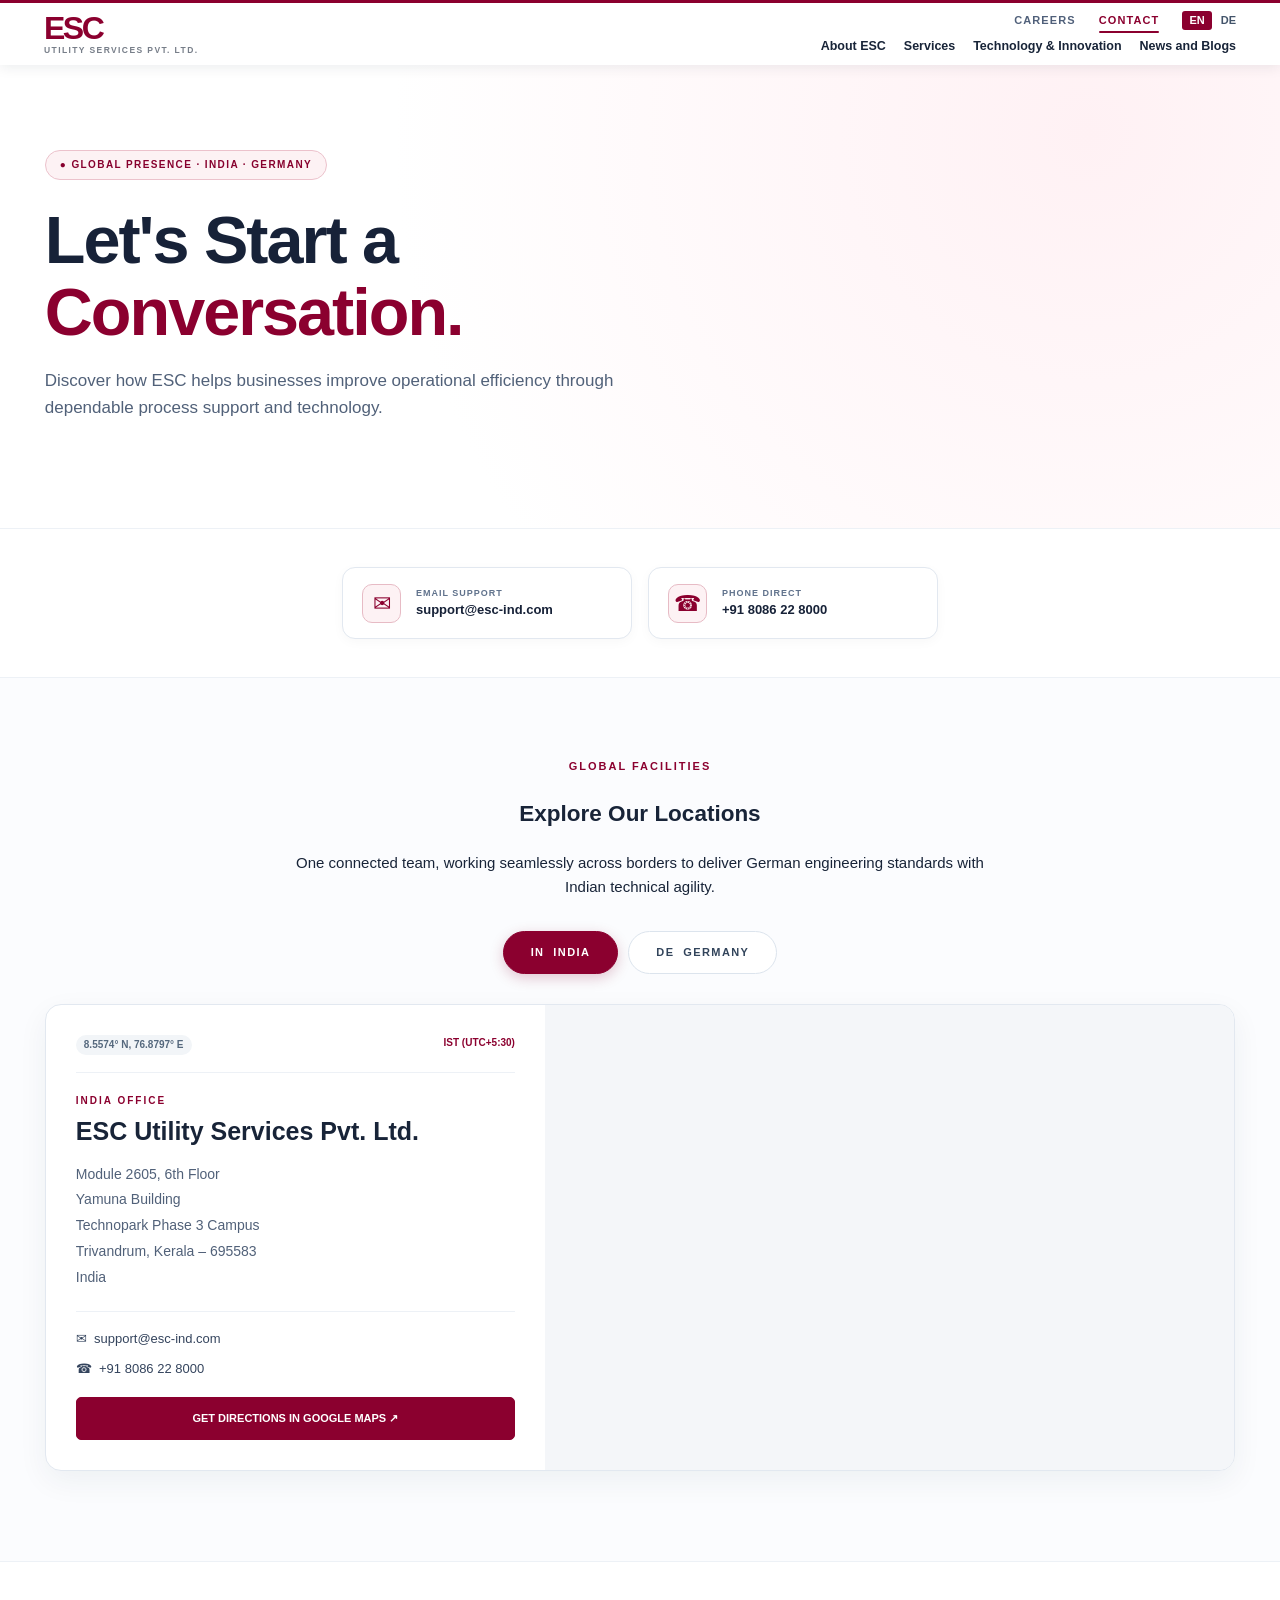
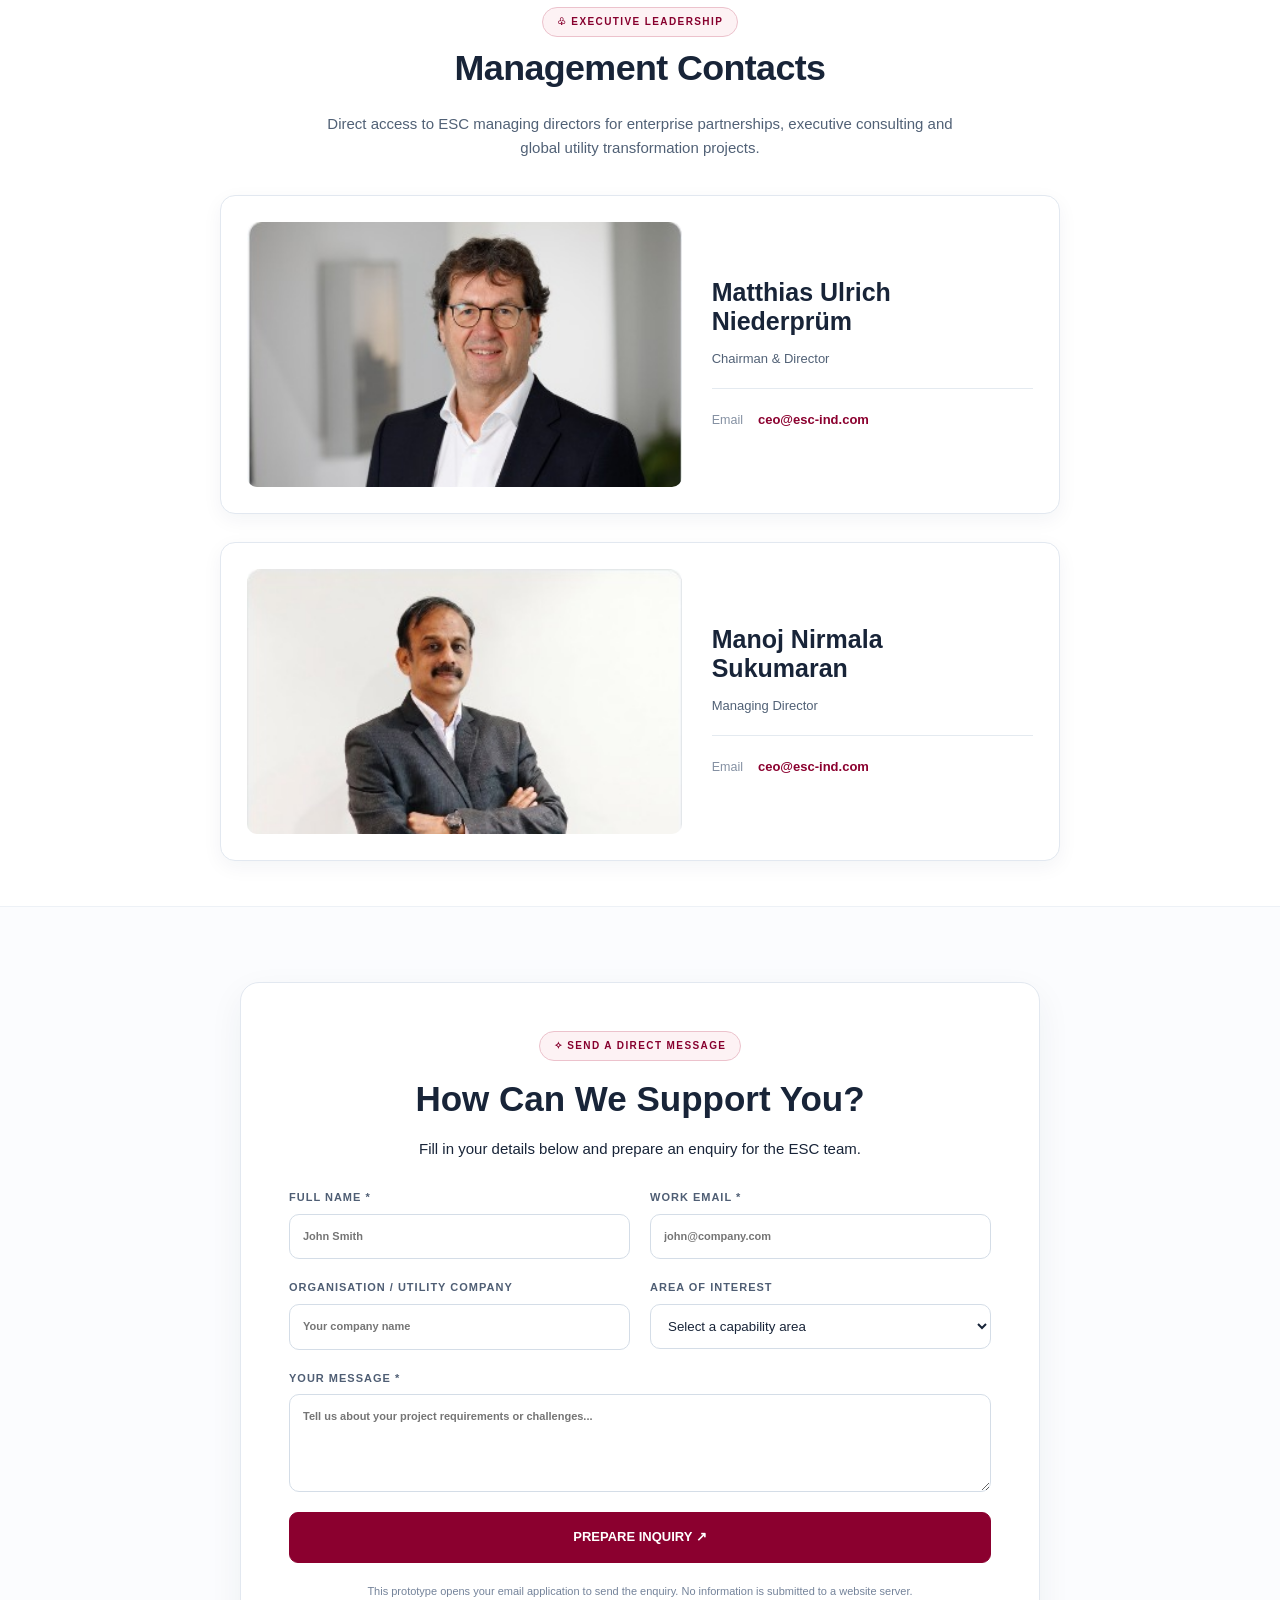
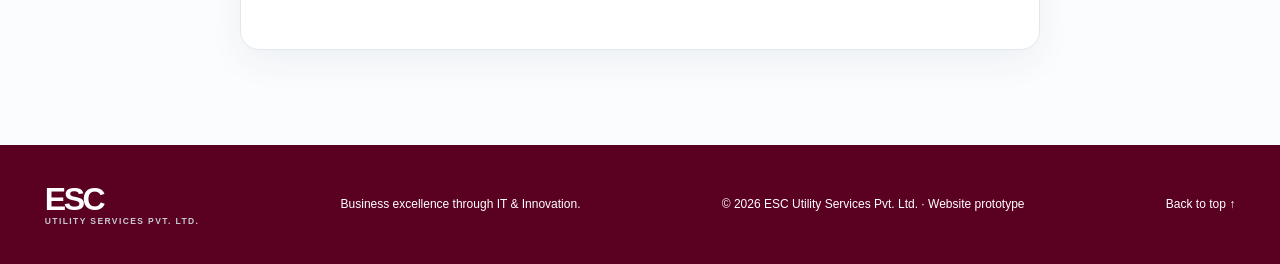
<file: ESC_Complete_Website/contact.html>
<!DOCTYPE html>

<html lang="en">

<head>
    <meta charset="utf-8" />
    <meta content="width=device-width,initial-scale=1" name="viewport" />
    <link href="styles.css?v=20261123_exactmatch" rel="stylesheet" />
    <title data-en="Contact ESC | ESC Utility Services Pvt. Ltd." data-de="Kontakt | ESC Utility Services Pvt. Ltd.">Contact ESC | ESC Utility Services Pvt. Ltd.</title>
</head>

<body>
    <header class="site-header">
    <div class="topbar">
      <a class="brand" href="index.html#home">
        <b>ESC</b>
        <small>UTILITY SERVICES PVT. LTD.</small>
      </a>
      <div class="toplinks">
        <a href="careers.html" data-en="Careers" data-de="Karriere">Careers</a>
        <a class="nav-active" href="contact.html" data-en="Contact" data-de="Kontakt">Contact</a>
        <span class="lang">
          <button class="chosen" data-lang="en" type="button">EN</button>
          <button class="" data-lang="de" type="button">DE</button>
        </span>
      </div>
    </div>
    <div class="navrow">
      <nav aria-label="Main navigation">
        <a href="about.html" data-en="About ESC" data-de="Über ESC">About ESC</a>
        <a href="services.html" data-en="Services" data-de="Leistungen">Services</a>
        <a href="innovation.html" data-en="Technology &amp; Innovation" data-de="Technologie &amp; Innovation">Technology &amp; Innovation</a>
        <a href="news-and-blogs.html" data-en="News and Blogs" data-de="News und Blogs">News and Blogs</a>
      </nav>
      <button aria-label="Toggle menu" class="menu" id="menu" type="button">☰</button>
    </div>
  </header>
    <main class="standalone-main">
        <section class="contact-hero">
            <div class="contact-shell"><span class="eyebrow contact-pill" data-en="● GLOBAL PRESENCE · INDIA · GERMANY" data-de="● GLOBALE PRÄSENZ · INDIEN · DEUTSCHLAND">● GLOBAL PRESENCE · INDIA · GERMANY</span>
                <h1 data-en="Let's Start a&lt;br /&gt;&lt;span&gt;Conversation.&lt;/span&gt;" data-de="Lassen Sie uns&lt;br /&gt;&lt;span&gt;ins Gespräch kommen.&lt;/span&gt;">Let's Start a<br /><span>Conversation.</span></h1>
                <p data-en="Discover how ESC helps businesses improve operational efficiency through dependable process support and technology." data-de="Erfahren Sie, wie ESC Unternehmen mit verlässlicher Prozessunterstützung und Technologie dabei hilft, ihre operative Effizienz zu steigern.">Discover how ESC helps businesses improve operational efficiency through dependable process support and technology.</p>
            </div>
        </section>
        <section class="contact-methods"><a class="method" href="mailto:support@esc-ind.com"><span
                    class="method-icon">✉</span><span><small data-en="EMAIL SUPPORT" data-de="E-MAIL-SUPPORT">EMAIL SUPPORT</small><strong>support@esc-ind.com</strong></span></a><a class="method"
                href="tel:+918086228000"><span class="method-icon">☎</span><span><small data-en="PHONE DIRECT" data-de="TELEFON DIREKT">PHONE DIRECT</small><strong>+91
                        8086 22 8000</strong></span></a></section>
        <section class="locations-section">
            <div class="section-heading"><span class="eyebrow" data-en="GLOBAL FACILITIES" data-de="GLOBALE STANDORTE">GLOBAL FACILITIES</span>
                <h2 data-en="Explore Our Locations" data-de="Unsere Standorte entdecken">Explore Our Locations</h2>
                <p data-en="One connected team, working seamlessly across borders to deliver German engineering standards with Indian technical agility." data-de="Ein vernetztes Team, das nahtlos über Grenzen hinweg arbeitet und deutsche Ingenieursstandards mit indischer technischer Agilität verbindet.">One connected team, working seamlessly across borders to deliver German engineering standards with Indian technical agility.</p>
            </div>
            <div aria-label="Office location" class="location-tabs" role="tablist"><button aria-selected="true"
                    class="active" data-office="india" role="tab" data-en="IN  INDIA" data-de="IN  INDIEN">IN  INDIA</button><button aria-selected="false"
                    data-office="germany" role="tab" data-en="DE  GERMANY" data-de="DE  DEUTSCHLAND">DE  GERMANY</button></div>
            <div class="location-card">
                <div class="location-details" id="locationDetails">
                    <div class="location-micro"><span>8.5574° N, 76.8797° E</span><span>IST (UTC+5:30)</span></div><span class="eyebrow" data-en="INDIA OFFICE" data-de="BÜRO INDIEN">INDIA OFFICE</span>
                    <h3>ESC Utility Services Pvt. Ltd.</h3>
                    <p>Module 2605, 6th Floor<br />Yamuna Building<br />Technopark Phase 3 Campus<br />Trivandrum,
                        Kerala – 695583<br /><span data-en="India" data-de="Indien">India</span></p>
                    <div class="location-contact"><a href="mailto:support@esc-ind.com">✉  support@esc-ind.com</a><a
                            href="tel:+918086228000">☎  +91 8086 22 8000</a></div><a class="btn location-directions"
                        href="https://www.google.com/maps/search/?api=1&amp;query=Technopark+Phase+3+Trivandrum"
                        rel="noopener" target="_blank" data-en="GET DIRECTIONS IN GOOGLE MAPS ↗" data-de="ROUTE IN GOOGLE MAPS ANZEIGEN ↗">GET DIRECTIONS IN GOOGLE MAPS ↗</a>
                </div>
                <div class="location-map"><iframe id="officeMap" loading="lazy" referrerpolicy="no-referrer"
                        src="https://www.openstreetmap.org/export/embed.html?bbox=76.84%2C8.53%2C76.92%2C8.59&amp;layer=mapnik&amp;marker=8.5574%2C76.8797"
                        title="Map of ESC India office"></iframe></div>
            </div>
        </section>
        <section class="section leadership" id="leadership">
            <div class="section-heading"><span class="eyebrow contact-pill" data-en="♧ EXECUTIVE LEADERSHIP" data-de="♧ GESCHÄFTSFÜHRUNG">♧ EXECUTIVE LEADERSHIP</span>
                <h2 data-en="Management Contacts" data-de="Ansprechpartner der Geschäftsführung">Management Contacts</h2>
                <p data-en="Direct access to ESC managing directors for enterprise partnerships, executive consulting and global utility transformation projects." data-de="Direkter Kontakt zur Geschäftsführung von ESC für Unternehmenspartnerschaften, Executive Consulting und globale Transformationsprojekte in der Versorgungswirtschaft.">Direct access to ESC managing directors for enterprise partnerships, executive consulting and global utility transformation projects.</p>
            </div>
            <div class="leaders">
                <article class="leader"><img alt="Matthias Ulrich Niederprüm" src="assets/director-1.jpg" />
                    <div>
                        <h3>Matthias Ulrich<br />Niederprüm</h3>
                        <p data-en="Chairman &amp; Director" data-de="Vorsitzender &amp; Direktor">Chairman &amp; Director</p>
                        <hr /><small data-en="Email" data-de="E-Mail">Email</small><a href="mailto:ceo@esc-ind.com">ceo@esc-ind.com</a>
                    </div>
                </article>
                <article class="leader"><img alt="Manoj Nirmala Sukumaran" src="assets/director-2.jpg" />
                    <div>
                        <h3>Manoj Nirmala<br />Sukumaran</h3>
                        <p data-en="Managing Director" data-de="Geschäftsführer">Managing Director</p>
                        <hr /><small data-en="Email" data-de="E-Mail">Email</small><a href="mailto:ceo@esc-ind.com">ceo@esc-ind.com</a>
                    </div>
                </article>
            </div>
        </section>
        <section class="inquiry-section">
            <div class="inquiry-card">
                <div class="section-heading"><span class="eyebrow contact-pill" data-en="✧ SEND A DIRECT MESSAGE" data-de="✧ DIREKTE NACHRICHT SENDEN">✧ SEND A DIRECT MESSAGE</span>
                    <h2 data-en="How Can We Support You?" data-de="Wie können wir Sie unterstützen?">How Can We Support You?</h2>
                    <p data-en="Fill in your details below and prepare an enquiry for the ESC team." data-de="Geben Sie unten Ihre Daten ein und bereiten Sie eine Anfrage an das ESC-Team vor.">Fill in your details below and prepare an enquiry for the ESC team.</p>
                </div>
                <form class="inquiry-form" id="contactForm"><label><span data-en="FULL NAME *" data-de="VOLLSTÄNDIGER NAME *">FULL NAME *</span><input name="name"
                            placeholder="John Smith" data-en-placeholder="John Smith" data-de-placeholder="Max Mustermann" required="" /></label><label><span data-en="WORK EMAIL *" data-de="GESCHÄFTLICHE E-MAIL *">WORK EMAIL *</span><input name="email"
                            placeholder="john@company.com" data-en-placeholder="john@company.com" data-de-placeholder="max@unternehmen.de" required="" type="email" /></label><label><span data-en="ORGANISATION / UTILITY COMPANY" data-de="ORGANISATION / VERSORGUNGSUNTERNEHMEN">ORGANISATION / UTILITY COMPANY</span><input name="company" placeholder="Your company name" data-en-placeholder="Your company name" data-de-placeholder="Name Ihres Unternehmens" /></label><label><span data-en="AREA OF INTEREST" data-de="INTERESSENSBEREICH">AREA OF INTEREST</span><select name="interest" required="">
                            <option value="" data-en="Select a capability area" data-de="Leistungsbereich auswählen">Select a capability area</option>
                            <option value="Market Entry &amp; Compliance" data-en="Market Entry &amp; Compliance" data-de="Markteintritt &amp; Compliance">Market Entry &amp; Compliance</option>
                            <option value="Legacy Data Digitalisation &amp; Process Management" data-en="Legacy Data Digitalisation &amp; Process Management" data-de="Digitalisierung von Bestandsdaten &amp; Prozessmanagement">Legacy Data Digitalisation &amp; Process Management</option>
                            <option value="Application Development &amp; AI" data-en="Application Development &amp; AI" data-de="Anwendungsentwicklung &amp; KI">Application Development &amp; AI</option>
                            <option value="SAP New Tech" data-en="SAP New Tech" data-de="SAP New Tech">SAP New Tech</option>
                            <option value="General Enquiry" data-en="General Enquiry" data-de="Allgemeine Anfrage">General Enquiry</option>
                        </select></label><label class="full"><span data-en="YOUR MESSAGE *" data-de="IHRE NACHRICHT *">YOUR MESSAGE *</span><textarea name="message"
                            placeholder="Tell us about your project requirements or challenges..." data-en-placeholder="Tell us about your project requirements or challenges..." data-de-placeholder="Beschreiben Sie Ihre Projektanforderungen oder Herausforderungen ..." required=""
                            rows="4"></textarea></label><button class="btn full" type="submit" data-en="PREPARE INQUIRY ↗" data-de="ANFRAGE VORBEREITEN ↗">PREPARE INQUIRY ↗</button><small class="full form-note" data-en="This prototype opens your email application to send the enquiry. No information is submitted to a website server." data-de="Dieser Prototyp öffnet Ihr E-Mail-Programm, um die Anfrage zu senden. Es werden keine Daten an einen Webserver übermittelt.">This prototype opens your email application to send the enquiry. No information is submitted to a website server.</small></form>
            </div>
        </section>
    </main>
    <footer>
        <div class="brand"><b>ESC</b><small>UTILITY SERVICES PVT. LTD.</small></div>
        <p data-en="Business excellence through IT &amp; Innovation." data-de="Geschäftliche Exzellenz durch IT &amp; Innovation.">Business excellence through IT &amp; Innovation.</p>
        <p>© <span id="year"></span> ESC Utility Services Pvt. Ltd. · <span data-en="Website prototype" data-de="Website-Prototyp">Website prototype</span></p><a href="index.html#home" data-en="Back to top ↑" data-de="Nach oben ↑">Back to top ↑</a>
    </footer>
    <script src="secondary.js?v=20261124_i18n"></script>
<script src="lang.js?v=20261124_1"></script>
</body>

</html>
</file>
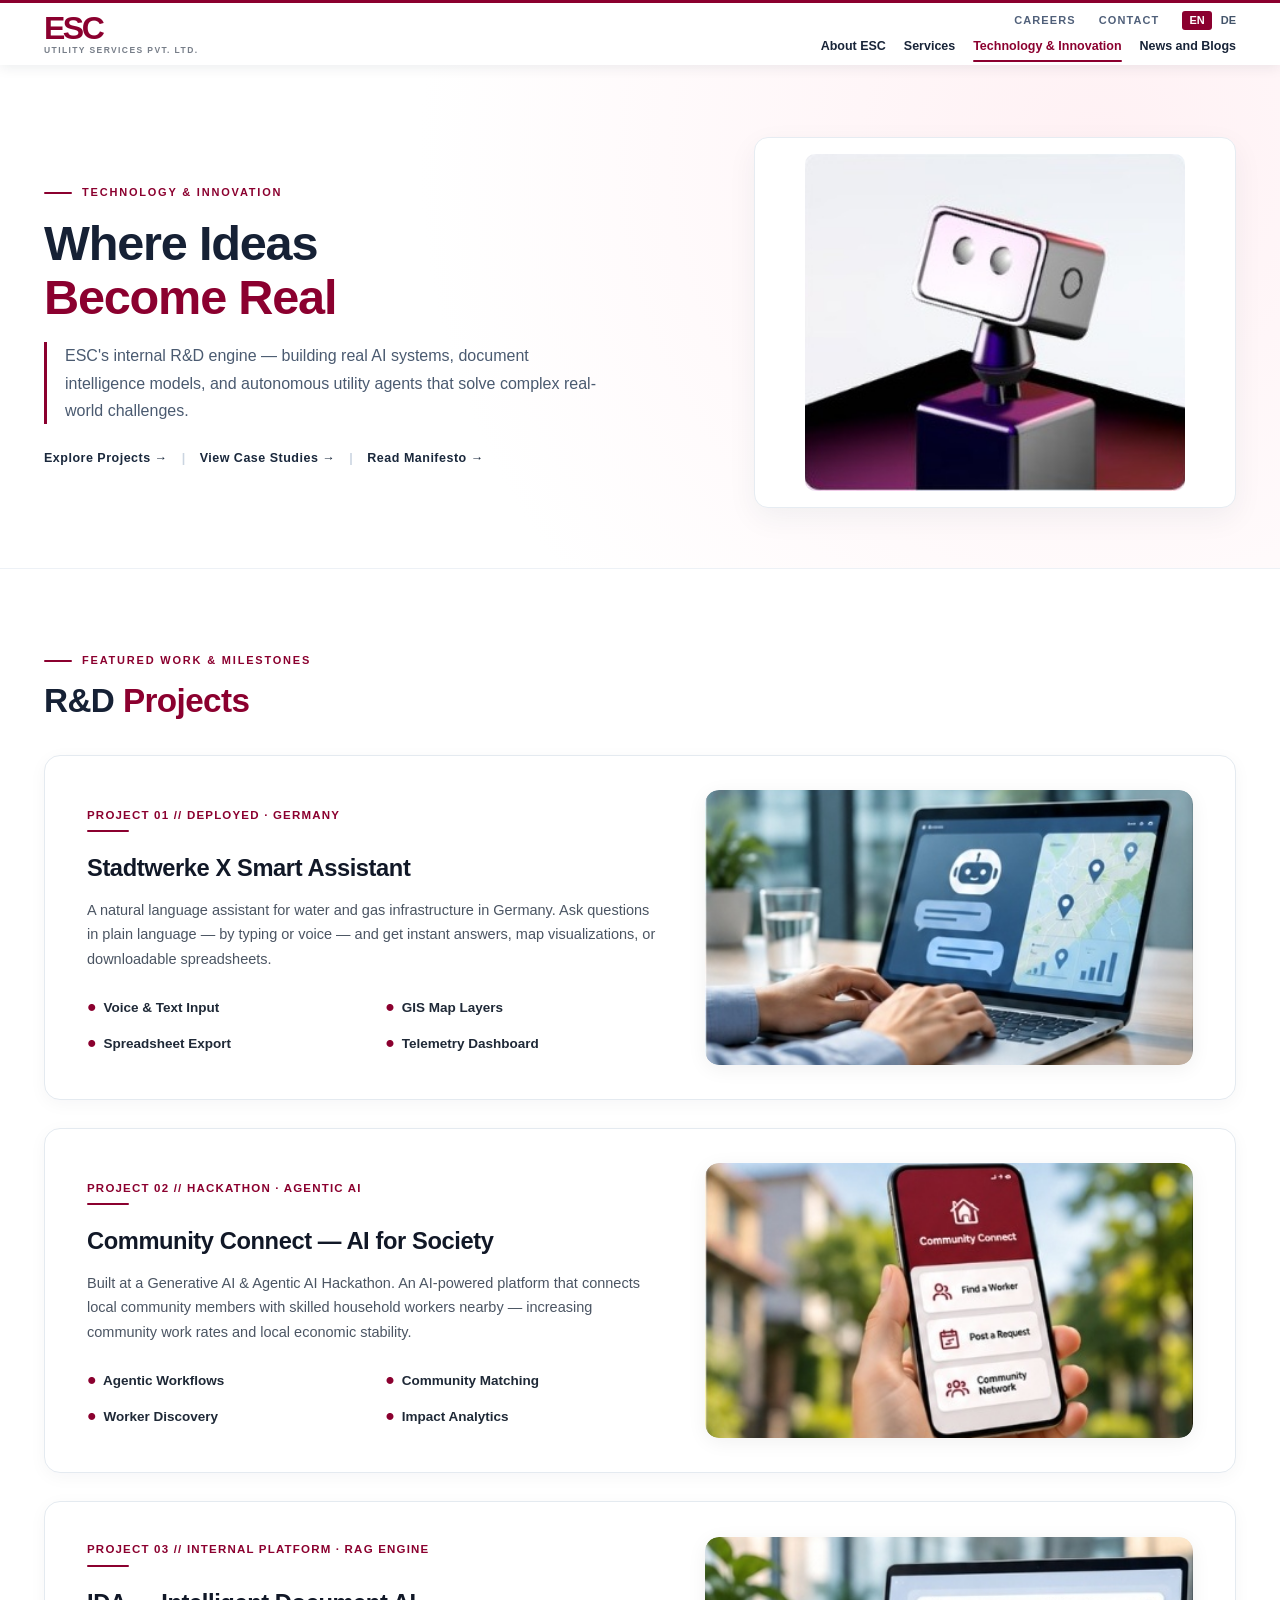
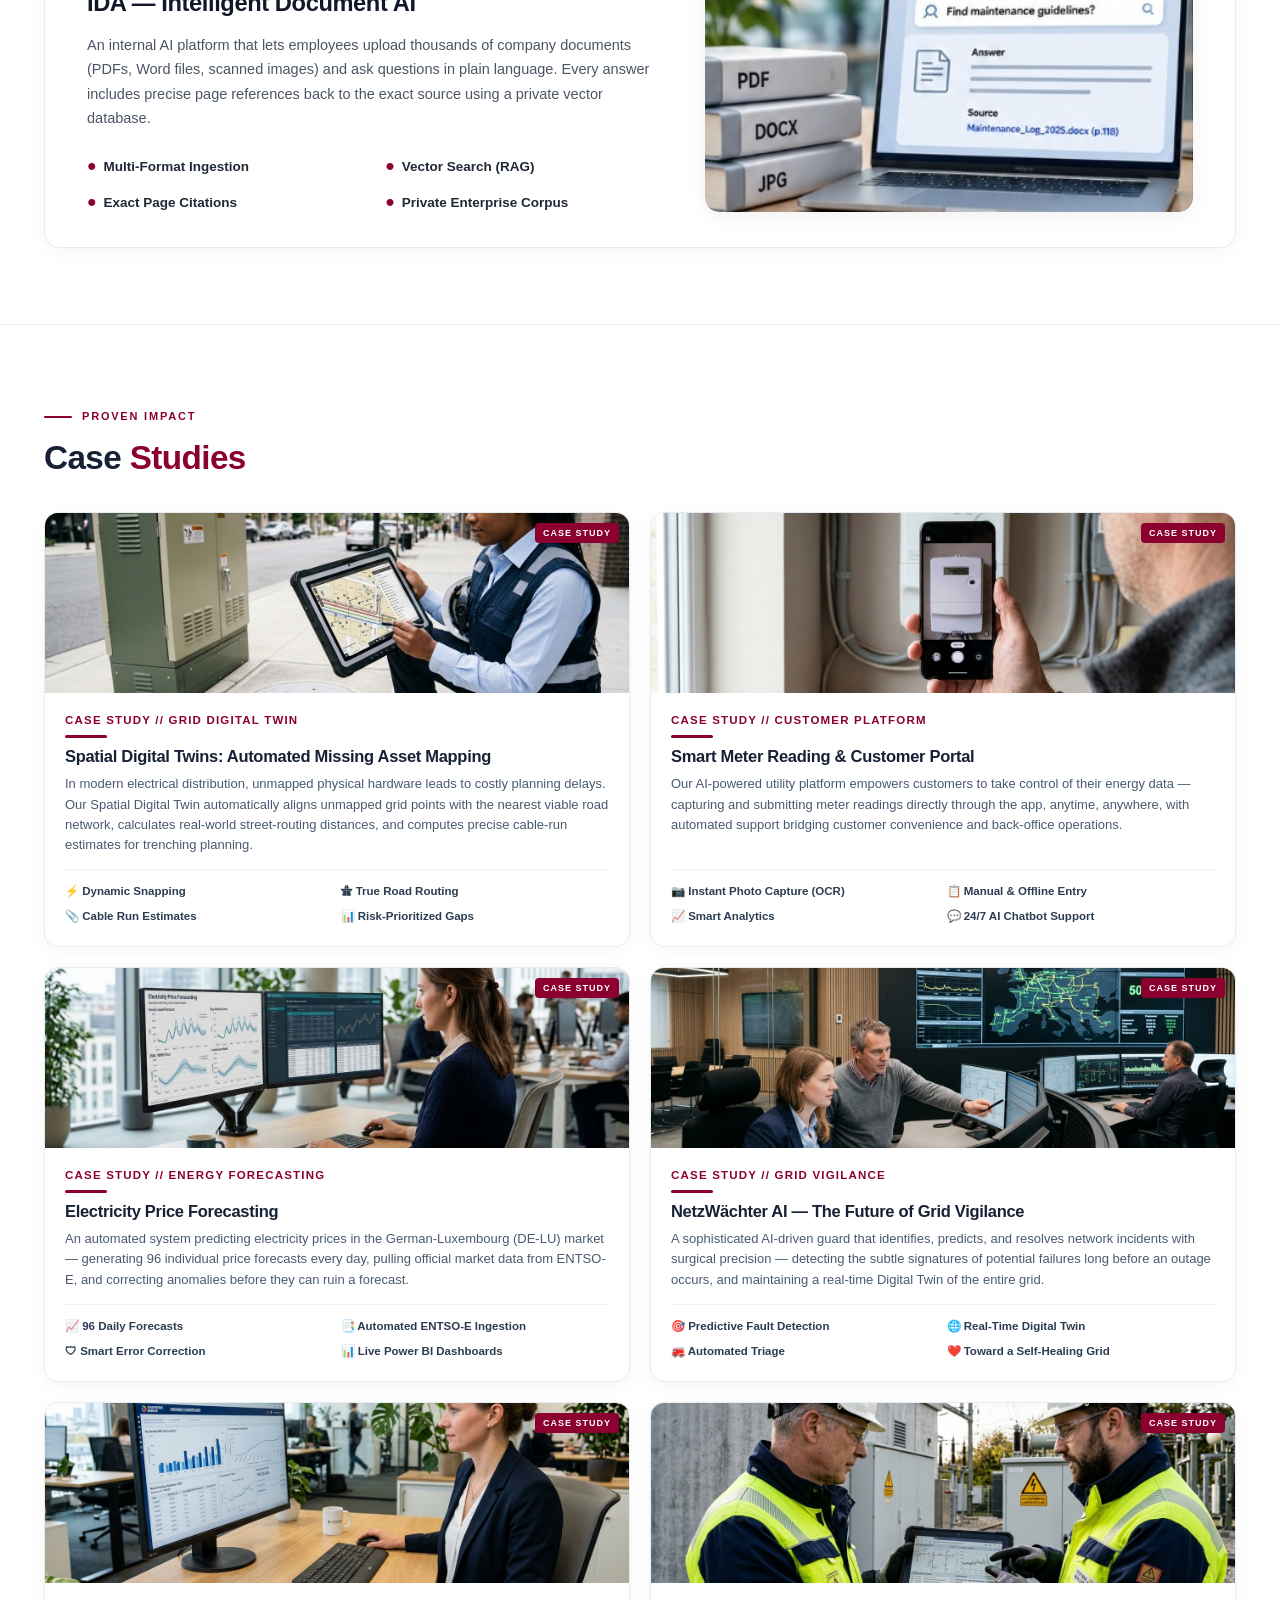
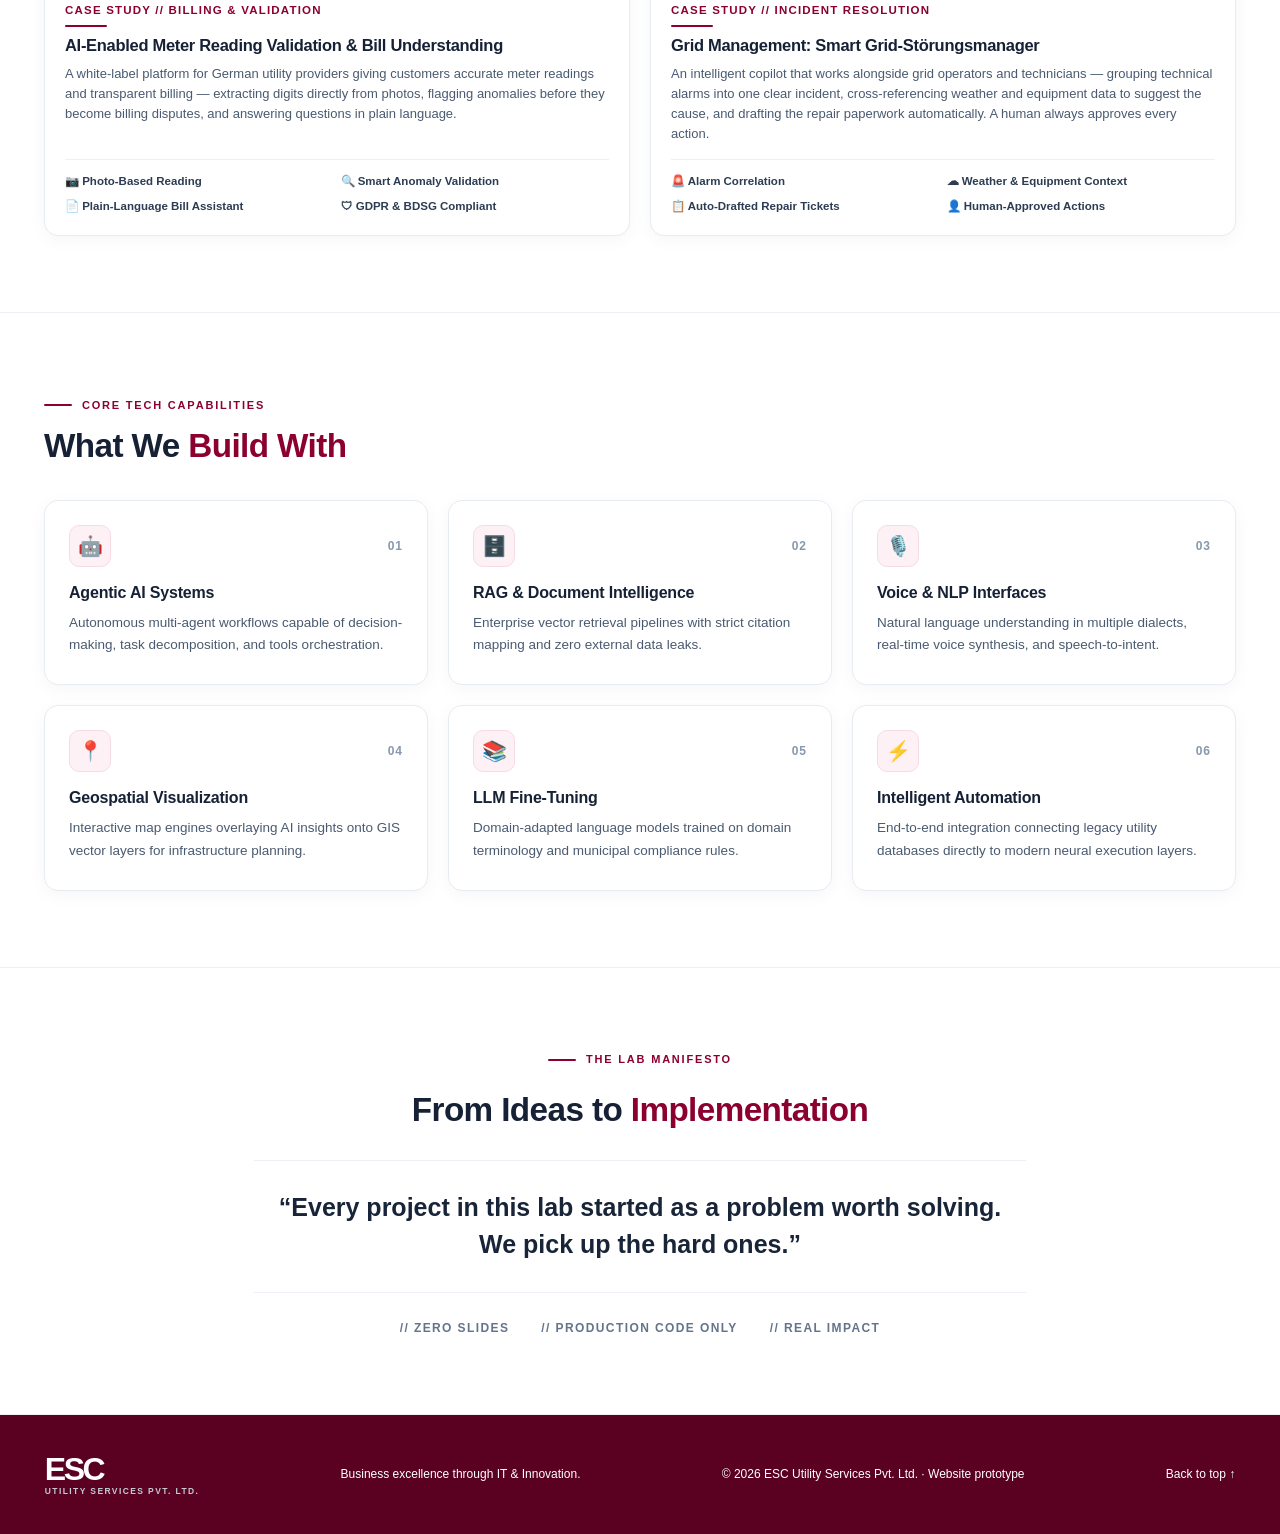
<file: ESC_Complete_Website/innovation.html>
<!DOCTYPE html>
<html lang="en">
<head>
  <meta charset="utf-8" />
  <meta content="width=device-width,initial-scale=1" name="viewport" />
  <meta content="#8b002f" name="theme-color" />
  <link href="styles.css?v=20261123_exactmatch" rel="stylesheet" />
  <title data-en="Technology &amp; Innovation | ESC Utility Services Pvt. Ltd." data-de="Technologie &amp; Innovation | ESC Utility Services Pvt. Ltd.">Technology &amp; Innovation | ESC Utility Services Pvt. Ltd.</title>
</head>
<body class="innovation-page">
  <header class="site-header">
    <div class="topbar">
      <a class="brand" href="index.html#home">
        <b>ESC</b>
        <small>UTILITY SERVICES PVT. LTD.</small>
      </a>
      <div class="toplinks">
        <a href="careers.html" data-en="Careers" data-de="Karriere">Careers</a>
        <a href="contact.html" data-en="Contact" data-de="Kontakt">Contact</a>
        <span class="lang">
          <button class="chosen" data-lang="en" type="button">EN</button>
          <button class="" data-lang="de" type="button">DE</button>
        </span>
      </div>
    </div>
    <div class="navrow">
      <nav aria-label="Main navigation">
        <a href="about.html" data-en="About ESC" data-de="Über ESC">About ESC</a>
        <a href="services.html" data-en="Services" data-de="Leistungen">Services</a>
        <a class="nav-active" href="innovation.html" data-en="Technology &amp; Innovation" data-de="Technologie &amp; Innovation">Technology &amp; Innovation</a>
        <a href="news-and-blogs.html" data-en="News and Blogs" data-de="News und Blogs">News and Blogs</a>
      </nav>
      <button aria-label="Toggle menu" class="menu" id="menu" type="button">☰</button>
    </div>
  </header>

  <main class="tech-main">
    <!-- HERO SECTION -->
    <section class="tech-hero" id="overview">
      <div class="tech-container tech-hero-grid">
        <div class="tech-hero-copy">
          <span class="careers-eyebrow" data-en="TECHNOLOGY &amp; INNOVATION" data-de="TECHNOLOGIE &amp; INNOVATION">TECHNOLOGY &amp; INNOVATION</span>
          <h1 data-en="Where Ideas<br/><span class='maroon-text'>Become Real</span>" data-de="Wo Ideen<br/><span class='maroon-text'>Wirklichkeit werden</span>">Where Ideas<br/><span class="maroon-text">Become Real</span></h1>
          <div class="tech-lead-box">
            <p data-en="ESC's internal R&amp;D engine — building real AI systems, document intelligence models, and autonomous utility agents that solve complex real-world challenges." data-de="ESCs interne F&amp;E-Schmiede — wir entwickeln praxistaugliche KI-Systeme, Dokumentenintelligenz-Modelle und autonome Versorgungsagenten, die komplexe reale Herausforderungen lösen.">ESC's internal R&amp;D engine — building real AI systems, document intelligence models, and autonomous utility agents that solve complex real-world challenges.</p>
          </div>
          <div class="tech-hero-links">
            <a href="#rd-projects" data-en="Explore Projects →" data-de="Projekte entdecken →">Explore Projects →</a>
            <span class="tech-link-sep">|</span>
            <a href="#case-studies" data-en="View Case Studies →" data-de="Fallstudien ansehen →">View Case Studies →</a>
            <span class="tech-link-sep">|</span>
            <a href="#manifesto" data-en="Read Manifesto →" data-de="Manifest lesen →">Read Manifesto →</a>
          </div>
        </div>
        <div class="tech-hero-card">
          <img src="assets/tech-hero-robot.jpg" alt="ESC Autonomous Utility AI Assistant" class="tech-hero-robot" />
        </div>
      </div>
    </section>

    <!-- FEATURED WORK & MILESTONES: R&D PROJECTS -->
    <section class="tech-section" id="rd-projects">
      <div class="tech-container">
        <div class="tech-section-head">
          <span class="careers-eyebrow" data-en="FEATURED WORK &amp; MILESTONES" data-de="AUSGEWÄHLTE PROJEKTE &amp; MEILENSTEINE">FEATURED WORK &amp; MILESTONES</span>
          <h2 data-en="R&amp;D <span class='maroon-text'>Projects</span>" data-de="F&amp;E <span class='maroon-text'>Projekte</span>">R&amp;D <span class="maroon-text">Projects</span></h2>
        </div>

        <div class="tech-projects-list">
          <!-- Project 01 -->
          <article class="tech-project-card">
            <div class="tech-project-copy">
              <span class="tech-card-tag" data-en="PROJECT 01 // DEPLOYED · GERMANY" data-de="PROJEKT 01 // IM EINSATZ · DEUTSCHLAND">PROJECT 01 // DEPLOYED · GERMANY</span>
              <h3 data-en="Stadtwerke X Smart Assistant" data-de="Stadtwerke X Smart Assistant">Stadtwerke X Smart Assistant</h3>
              <p data-en="A natural language assistant for water and gas infrastructure in Germany. Ask questions in plain language — by typing or voice — and get instant answers, map visualizations, or downloadable spreadsheets." data-de="Ein natürlicher Sprachassistent für Wasser- und Gasinfrastruktur in Deutschland. Stellen Sie Fragen in einfacher Sprache — per Tastatur oder Spracheingabe — und erhalten Sie sofort Antworten, Kartenvisualisierungen oder Tabellenexporte.">A natural language assistant for water and gas infrastructure in Germany. Ask questions in plain language — by typing or voice — and get instant answers, map visualizations, or downloadable spreadsheets.</p>
              <ul class="tech-tag-list">
                <li data-en="● Voice &amp; Text Input" data-de="● Sprach- &amp; Texteingabe">● Voice &amp; Text Input</li>
                <li data-en="● GIS Map Layers" data-de="● GIS-Kartenebenen">● GIS Map Layers</li>
                <li data-en="● Spreadsheet Export" data-de="● Tabellen-Export">● Spreadsheet Export</li>
                <li data-en="● Telemetry Dashboard" data-de="● Telemetrie-Dashboard">● Telemetry Dashboard</li>
              </ul>
            </div>
            <div class="tech-project-visual">
              <img src="assets/rd-stadtwerke-assistant.jpg" alt="Stadtwerke X Smart Assistant" class="tech-project-img" loading="lazy" />
            </div>
          </article>

          <!-- Project 02 -->
          <article class="tech-project-card">
            <div class="tech-project-copy">
              <span class="tech-card-tag" data-en="PROJECT 02 // HACKATHON · AGENTIC AI" data-de="PROJEKT 02 // HACKATHON · AGENTIC AI">PROJECT 02 // HACKATHON · AGENTIC AI</span>
              <h3 data-en="Community Connect — AI for Society" data-de="Community Connect — KI für die Gesellschaft">Community Connect — AI for Society</h3>
              <p data-en="Built at a Generative AI &amp; Agentic AI Hackathon. An AI-powered platform that connects local community members with skilled household workers nearby — increasing community work rates and local economic stability." data-de="Entstanden auf einem Generative AI &amp; Agentic AI Hackathon. Eine KI-Plattform, die lokale Gemeindemitglieder mit qualifizierten Haushaltskräften in der Nähe verbindet — zur Förderung lokaler Beschäftigung und wirtschaftlicher Stabilität.">Built at a Generative AI &amp; Agentic AI Hackathon. An AI-powered platform that connects local community members with skilled household workers nearby — increasing community work rates and local economic stability.</p>
              <ul class="tech-tag-list">
                <li data-en="● Agentic Workflows" data-de="● Agenten-Workflows">● Agentic Workflows</li>
                <li data-en="● Community Matching" data-de="● Community-Matching">● Community Matching</li>
                <li data-en="● Worker Discovery" data-de="● Fachkräfte-Suche">● Worker Discovery</li>
                <li data-en="● Impact Analytics" data-de="● Wirkungsanalysen">● Impact Analytics</li>
              </ul>
            </div>
            <div class="tech-project-visual">
              <img src="assets/rd-community-connect.jpg" alt="Community Connect — AI for Society" class="tech-project-img" loading="lazy" />
            </div>
          </article>

          <!-- Project 03 -->
          <article class="tech-project-card">
            <div class="tech-project-copy">
              <span class="tech-card-tag" data-en="PROJECT 03 // INTERNAL PLATFORM · RAG ENGINE" data-de="PROJEKT 03 // INTERNE PLATTFORM · RAG ENGINE">PROJECT 03 // INTERNAL PLATFORM · RAG ENGINE</span>
              <h3 data-en="IDA — Intelligent Document AI" data-de="IDA — Intelligente Dokumenten-KI">IDA — Intelligent Document AI</h3>
              <p data-en="An internal AI platform that lets employees upload thousands of company documents (PDFs, Word files, scanned images) and ask questions in plain language. Every answer includes precise page references back to the exact source using a private vector database." data-de="Eine interne KI-Plattform, auf die Mitarbeitende Tausende von Unternehmensdokumenten (PDFs, Word-Dateien, Scans) hochladen und Fragen in einfacher Sprache stellen können. Jede Antwort liefert präzise Seitenzitate direkt zur Quelle mittels privater Vektordatenbank.">An internal AI platform that lets employees upload thousands of company documents (PDFs, Word files, scanned images) and ask questions in plain language. Every answer includes precise page references back to the exact source using a private vector database.</p>
              <ul class="tech-tag-list">
                <li data-en="● Multi-Format Ingestion" data-de="● Multi-Format-Erfassung">● Multi-Format Ingestion</li>
                <li data-en="● Vector Search (RAG)" data-de="● Vektorsuche (RAG)">● Vector Search (RAG)</li>
                <li data-en="● Exact Page Citations" data-de="● Exakte Seitenzitate">● Exact Page Citations</li>
                <li data-en="● Private Enterprise Corpus" data-de="● Privater Unternehmenskorpus">● Private Enterprise Corpus</li>
              </ul>
            </div>
            <div class="tech-project-visual">
              <img src="assets/rd-intelligent-doc-ai.jpg" alt="IDA — Intelligent Document AI" class="tech-project-img" loading="lazy" />
            </div>
          </article>
        </div>
      </div>
    </section>

    <!-- CASE STUDIES SECTION -->
    <section class="tech-section" id="case-studies">
      <div class="tech-container">
        <div class="tech-section-head">
          <span class="careers-eyebrow" data-en="PROVEN IMPACT" data-de="BEWÄHRTE PRAXIS">PROVEN IMPACT</span>
          <h2 data-en="Case <span class='maroon-text'>Studies</span>" data-de="Fall<span class='maroon-text'>studien</span>">Case <span class="maroon-text">Studies</span></h2>
        </div>

        <div class="tech-case-grid">
          <!-- Case 01 -->
          <article class="tech-case-card">
            <div class="tech-case-media">
              <img src="assets/case-study-digital-twin.jpg" alt="Spatial Digital Twins Automated Missing Asset Mapping" loading="lazy" />
              <span class="case-badge" data-en="CASE STUDY" data-de="FALLSTUDIE">CASE STUDY</span>
            </div>
            <div class="tech-case-body">
              <span class="tech-card-tag" data-en="CASE STUDY // GRID DIGITAL TWIN" data-de="FALLSTUDIE // NETZ-DIGITAL-TWIN">CASE STUDY // GRID DIGITAL TWIN</span>
              <h3 data-en="Spatial Digital Twins: Automated Missing Asset Mapping" data-de="Spatial Digital Twins: Automatisierte Erfassung fehlender Betriebsmittel">Spatial Digital Twins: Automated Missing Asset Mapping</h3>
              <p data-en="In modern electrical distribution, unmapped physical hardware leads to costly planning delays. Our Spatial Digital Twin automatically aligns unmapped grid points with the nearest viable road network, calculates real-world street-routing distances, and computes precise cable-run estimates for trenching planning." data-de="In modernen Verteilnetzen führt nicht kartierte Hardware zu kostspieligen Planungsverzögerungen. Unser Spatial Digital Twin gleicht unkartierte Netzpunkte automatisch mit dem Straßennetz ab und ermittelt präzise Trassenlängen.">In modern electrical distribution, unmapped physical hardware leads to costly planning delays. Our Spatial Digital Twin automatically aligns unmapped grid points with the nearest viable road network, calculates real-world street-routing distances, and computes precise cable-run estimates for trenching planning.</p>
              <div class="case-feature-grid">
                <span data-en="⚡ Dynamic Snapping" data-de="⚡ Dynamisches Snapping">⚡ Dynamic Snapping</span>
                <span data-en="🛣 True Road Routing" data-de="🛣 Reale Straßenrouten">🛣 True Road Routing</span>
                <span data-en="📎 Cable Run Estimates" data-de="📎 Trassenlängen-Berechnung">📎 Cable Run Estimates</span>
                <span data-en="📊 Risk-Prioritized Gaps" data-de="📊 Priorisierte Netzlücken">📊 Risk-Prioritized Gaps</span>
              </div>
            </div>
          </article>

          <!-- Case 02 -->
          <article class="tech-case-card">
            <div class="tech-case-media">
              <img src="assets/case-study-smart-meter.jpg" alt="Smart Meter Reading and Customer Portal" loading="lazy" />
              <span class="case-badge" data-en="CASE STUDY" data-de="FALLSTUDIE">CASE STUDY</span>
            </div>
            <div class="tech-case-body">
              <span class="tech-card-tag" data-en="CASE STUDY // CUSTOMER PLATFORM" data-de="FALLSTUDIE // KUNDENPLATTFORM">CASE STUDY // CUSTOMER PLATFORM</span>
              <h3 data-en="Smart Meter Reading &amp; Customer Portal" data-de="Smart Meter Reading &amp; Kundenportal">Smart Meter Reading &amp; Customer Portal</h3>
              <p data-en="Our AI-powered utility platform empowers customers to take control of their energy data — capturing and submitting meter readings directly through the app, anytime, anywhere, with automated support bridging customer convenience and back-office operations." data-de="Unsere KI-Versorgungsplattform ermöglicht Kunden die eigenständige Zählerstandserfassung per Foto-App — jederzeit, überall, mit automatisierter Plausibilitätsprüfung für nahtlose Backoffice-Abläufe.">Our AI-powered utility platform empowers customers to take control of their energy data — capturing and submitting meter readings directly through the app, anytime, anywhere, with automated support bridging customer convenience and back-office operations.</p>
              <div class="case-feature-grid">
                <span data-en="📷 Instant Photo Capture (OCR)" data-de="📷 Sofortige Foto-Erfassung (OCR)">📷 Instant Photo Capture (OCR)</span>
                <span data-en="📋 Manual &amp; Offline Entry" data-de="📋 Manuelle &amp; Offline-Eingabe">📋 Manual &amp; Offline Entry</span>
                <span data-en="📈 Smart Analytics" data-de="📈 Intelligente Analysen">📈 Smart Analytics</span>
                <span data-en="💬 24/7 AI Chatbot Support" data-de="💬 24/7 KI-Chatbot-Support">💬 24/7 AI Chatbot Support</span>
              </div>
            </div>
          </article>

          <!-- Case 03 -->
          <article class="tech-case-card">
            <div class="tech-case-media">
              <img src="assets/case-study-price-forecasting.jpg" alt="Electricity Price Forecasting in DE-LU Market" loading="lazy" />
              <span class="case-badge" data-en="CASE STUDY" data-de="FALLSTUDIE">CASE STUDY</span>
            </div>
            <div class="tech-case-body">
              <span class="tech-card-tag" data-en="CASE STUDY // ENERGY FORECASTING" data-de="FALLSTUDIE // ENERGIEPROGNOSE">CASE STUDY // ENERGY FORECASTING</span>
              <h3 data-en="Electricity Price Forecasting" data-de="Strompreis-Prognose">Electricity Price Forecasting</h3>
              <p data-en="An automated system predicting electricity prices in the German-Luxembourg (DE-LU) market — generating 96 individual price forecasts every day, pulling official market data from ENTSO-E, and correcting anomalies before they can ruin a forecast." data-de="Ein automatisiertes System zur Strompreisprognose im Markt Deutschland-Luxemburg (DE-LU) — täglich 96 Einzelpreisprognosen basierend auf offiziellen ENTSO-E-Marktdaten inklusive intelligenter Anomaliebereinigung.">An automated system predicting electricity prices in the German-Luxembourg (DE-LU) market — generating 96 individual price forecasts every day, pulling official market data from ENTSO-E, and correcting anomalies before they can ruin a forecast.</p>
              <div class="case-feature-grid">
                <span data-en="📈 96 Daily Forecasts" data-de="📈 96 tägliche Prognosen">📈 96 Daily Forecasts</span>
                <span data-en="📑 Automated ENTSO-E Ingestion" data-de="📑 Automatischer ENTSO-E-Import">📑 Automated ENTSO-E Ingestion</span>
                <span data-en="🛡 Smart Error Correction" data-de="🛡 Intelligente Fehlerkorrektur">🛡 Smart Error Correction</span>
                <span data-en="📊 Live Power BI Dashboards" data-de="📊 Live Power BI Dashboards">📊 Live Power BI Dashboards</span>
              </div>
            </div>
          </article>

          <!-- Case 04 -->
          <article class="tech-case-card">
            <div class="tech-case-media">
              <img src="assets/case-study-netzwachter.jpg" alt="NetzWachter AI The Future of Grid Vigilance" loading="lazy" />
              <span class="case-badge" data-en="CASE STUDY" data-de="FALLSTUDIE">CASE STUDY</span>
            </div>
            <div class="tech-case-body">
              <span class="tech-card-tag" data-en="CASE STUDY // GRID VIGILANCE" data-de="FALLSTUDIE // NETZÜBERWACHUNG">CASE STUDY // GRID VIGILANCE</span>
              <h3 data-en="NetzWächter AI — The Future of Grid Vigilance" data-de="NetzWächter KI — Die Zukunft der Netzüberwachung">NetzWächter AI — The Future of Grid Vigilance</h3>
              <p data-en="A sophisticated AI-driven guard that identifies, predicts, and resolves network incidents with surgical precision — detecting the subtle signatures of potential failures long before an outage occurs, and maintaining a real-time Digital Twin of the entire grid." data-de="Ein hochentwickelter KI-Wächter zur Erkennung, Vorhersage und Behebung von Netzstörungen — identifiziert minimale Ausfallmuster lange vor einer Störung und pflegt einen Echtzeit-Digital-Twin des Netzes.">A sophisticated AI-driven guard that identifies, predicts, and resolves network incidents with surgical precision — detecting the subtle signatures of potential failures long before an outage occurs, and maintaining a real-time Digital Twin of the entire grid.</p>
              <div class="case-feature-grid">
                <span data-en="🎯 Predictive Fault Detection" data-de="🎯 Prädiktive Fehlererkennung">🎯 Predictive Fault Detection</span>
                <span data-en="🌐 Real-Time Digital Twin" data-de="🌐 Echtzeit-Digital-Twin">🌐 Real-Time Digital Twin</span>
                <span data-en="🚒 Automated Triage" data-de="🚒 Automatisierte Triage">🚒 Automated Triage</span>
                <span data-en="❤️ Toward a Self-Healing Grid" data-de="❤️ Auf dem Weg zum selbstheilenden Netz">❤️ Toward a Self-Healing Grid</span>
              </div>
            </div>
          </article>

          <!-- Case 05 -->
          <article class="tech-case-card">
            <div class="tech-case-media">
              <img src="assets/case-study-meter-validation.jpg" alt="AI-Enabled Meter Reading Validation and Bill Understanding" loading="lazy" />
              <span class="case-badge" data-en="CASE STUDY" data-de="FALLSTUDIE">CASE STUDY</span>
            </div>
            <div class="tech-case-body">
              <span class="tech-card-tag" data-en="CASE STUDY // BILLING &amp; VALIDATION" data-de="FALLSTUDIE // ABRECHNUNG &amp; VALIDIERUNG">CASE STUDY // BILLING &amp; VALIDATION</span>
              <h3 data-en="AI-Enabled Meter Reading Validation &amp; Bill Understanding" data-de="KI-gestützte Zählerstandsvalidierung &amp; Rechnungsverständnis">AI-Enabled Meter Reading Validation &amp; Bill Understanding</h3>
              <p data-en="A white-label platform for German utility providers giving customers accurate meter readings and transparent billing — extracting digits directly from photos, flagging anomalies before they become billing disputes, and answering questions in plain language." data-de="Eine White-Label-Plattform für deutsche Energieversorger für präzise Zählerstände und transparente Rechnungen — extrahiert Ziffern aus Fotos, erkennt Anomalien vor Streitfällen und beantwortet Fragen verständlich.">A white-label platform for German utility providers giving customers accurate meter readings and transparent billing — extracting digits directly from photos, flagging anomalies before they become billing disputes, and answering questions in plain language.</p>
              <div class="case-feature-grid">
                <span data-en="📷 Photo-Based Reading" data-de="📷 Foto-basierte Erfassung">📷 Photo-Based Reading</span>
                <span data-en="🔍 Smart Anomaly Validation" data-de="🔍 Intelligente Validierung">🔍 Smart Anomaly Validation</span>
                <span data-en="📄 Plain-Language Bill Assistant" data-de="📄 Rechnungsassistent">📄 Plain-Language Bill Assistant</span>
                <span data-en="🛡 GDPR &amp; BDSG Compliant" data-de="🛡 DSGVO- &amp; BDSG-konform">🛡 GDPR &amp; BDSG Compliant</span>
              </div>
            </div>
          </article>

          <!-- Case 06 -->
          <article class="tech-case-card">
            <div class="tech-case-media">
              <img src="assets/case-study-grid-management.jpg" alt="Grid Management Smart Grid-Storungsmanager" loading="lazy" />
              <span class="case-badge" data-en="CASE STUDY" data-de="FALLSTUDIE">CASE STUDY</span>
            </div>
            <div class="tech-case-body">
              <span class="tech-card-tag" data-en="CASE STUDY // INCIDENT RESOLUTION" data-de="FALLSTUDIE // STÖRUNGSBEHEBUNG">CASE STUDY // INCIDENT RESOLUTION</span>
              <h3 data-en="Grid Management: Smart Grid-Störungsmanager" data-de="Netzmanagement: Smart Grid-Störungsmanager">Grid Management: Smart Grid-Störungsmanager</h3>
              <p data-en="An intelligent copilot that works alongside grid operators and technicians — grouping technical alarms into one clear incident, cross-referencing weather and equipment data to suggest the cause, and drafting the repair paperwork automatically. A human always approves every action." data-de="Ein intelligenter Copilot für Netzbetreiber und Techniker — bündelt technische Alarme zu Vorfällen, gleicht Wetter- und Betriebsmitteldaten ab und erstellt Reparaturaufträge automatisch bei voller menschlicher Freigabe.">An intelligent copilot that works alongside grid operators and technicians — grouping technical alarms into one clear incident, cross-referencing weather and equipment data to suggest the cause, and drafting the repair paperwork automatically. A human always approves every action.</p>
              <div class="case-feature-grid">
                <span data-en="🚨 Alarm Correlation" data-de="🚨 Alarm-Korrelation">🚨 Alarm Correlation</span>
                <span data-en="☁ Weather &amp; Equipment Context" data-de="☁ Wetter- &amp; Betriebsmittelkontext">☁ Weather &amp; Equipment Context</span>
                <span data-en="📋 Auto-Drafted Repair Tickets" data-de="📋 Automatische Reparaturtickets">📋 Auto-Drafted Repair Tickets</span>
                <span data-en="👤 Human-Approved Actions" data-de="👤 Menschliche Freigabe">👤 Human-Approved Actions</span>
              </div>
            </div>
          </article>
        </div>
      </div>
    </section>

    <!-- WHAT WE BUILD WITH (CORE TECH CAPABILITIES) -->
    <section class="tech-section" id="capabilities">
      <div class="tech-container">
        <div class="tech-section-head">
          <span class="careers-eyebrow" data-en="CORE TECH CAPABILITIES" data-de="TECHNOLOGISCHE KERNKOMPETENZEN">CORE TECH CAPABILITIES</span>
          <h2 data-en="What We <span class='maroon-text'>Build With</span>" data-de="Worauf wir <span class='maroon-text'>bauen</span>">What We <span class="maroon-text">Build With</span></h2>
        </div>

        <div class="tech-capabilities-grid">
          <!-- Card 01 -->
          <article class="tech-cap-box">
            <div class="cap-box-head">
              <span class="cap-icon" aria-hidden="true">🤖</span>
              <span class="cap-num">01</span>
            </div>
            <h3 data-en="Agentic AI Systems" data-de="Agentic AI Systeme">Agentic AI Systems</h3>
            <p data-en="Autonomous multi-agent workflows capable of decision-making, task decomposition, and tools orchestration." data-de="Autonome Multi-Agenten-Workflows für eigenständige Entscheidungsfindung, Aufgabenzerlegung und Tool-Orchestrierung.">Autonomous multi-agent workflows capable of decision-making, task decomposition, and tools orchestration.</p>
          </article>

          <!-- Card 02 -->
          <article class="tech-cap-box">
            <div class="cap-box-head">
              <span class="cap-icon" aria-hidden="true">🗄️</span>
              <span class="cap-num">02</span>
            </div>
            <h3 data-en="RAG &amp; Document Intelligence" data-de="RAG &amp; Dokumenten-KI">RAG &amp; Document Intelligence</h3>
            <p data-en="Enterprise vector retrieval pipelines with strict citation mapping and zero external data leaks." data-de="Vektor-Retrieval-Pipelines für Unternehmen mit striktem Seitenzitat-Mapping und vollständigem Datenschutz.">Enterprise vector retrieval pipelines with strict citation mapping and zero external data leaks.</p>
          </article>

          <!-- Card 03 -->
          <article class="tech-cap-box">
            <div class="cap-box-head">
              <span class="cap-icon" aria-hidden="true">🎙️</span>
              <span class="cap-num">03</span>
            </div>
            <h3 data-en="Voice &amp; NLP Interfaces" data-de="Sprach- &amp; NLP-Schnittstellen">Voice &amp; NLP Interfaces</h3>
            <p data-en="Natural language understanding in multiple dialects, real-time voice synthesis, and speech-to-intent." data-de="Verständnis natürlicher Sprache in verschiedenen Dialekten, Echtzeit-Sprachsynthese und Speech-to-Intent.">Natural language understanding in multiple dialects, real-time voice synthesis, and speech-to-intent.</p>
          </article>

          <!-- Card 04 -->
          <article class="tech-cap-box">
            <div class="cap-box-head">
              <span class="cap-icon" aria-hidden="true">📍</span>
              <span class="cap-num">04</span>
            </div>
            <h3 data-en="Geospatial Visualization" data-de="Geodaten-Visualisierung">Geospatial Visualization</h3>
            <p data-en="Interactive map engines overlaying AI insights onto GIS vector layers for infrastructure planning." data-de="Interaktive Kartensysteme, die KI-Erkenntnisse direkt auf GIS-Vektorebenen der Netzinfrastruktur einblenden.">Interactive map engines overlaying AI insights onto GIS vector layers for infrastructure planning.</p>
          </article>

          <!-- Card 05 -->
          <article class="tech-cap-box">
            <div class="cap-box-head">
              <span class="cap-icon" aria-hidden="true">📚</span>
              <span class="cap-num">05</span>
            </div>
            <h3 data-en="LLM Fine-Tuning" data-de="LLM Fine-Tuning">LLM Fine-Tuning</h3>
            <p data-en="Domain-adapted language models trained on domain terminology and municipal compliance rules." data-de="Fachspezifisch angepasste Sprachmodelle, trainiert auf Terminologie der Versorgungswirtschaft und behördliche Vorgaben.">Domain-adapted language models trained on domain terminology and municipal compliance rules.</p>
          </article>

          <!-- Card 06 -->
          <article class="tech-cap-box">
            <div class="cap-box-head">
              <span class="cap-icon" aria-hidden="true">⚡</span>
              <span class="cap-num">06</span>
            </div>
            <h3 data-en="Intelligent Automation" data-de="Intelligente Automatisierung">Intelligent Automation</h3>
            <p data-en="End-to-end integration connecting legacy utility databases directly to modern neural execution layers." data-de="End-to-End-Integration zur direkten Anbindung bestehender Versorgungsdatenbanken an moderne neuronale Ausführungsebenen.">End-to-end integration connecting legacy utility databases directly to modern neural execution layers.</p>
          </article>
        </div>
      </div>
    </section>

    <!-- THE LAB MANIFESTO -->
    <section class="tech-manifesto" id="manifesto">
      <div class="tech-container tech-manifesto-inner">
        <span class="careers-eyebrow" data-en="THE LAB MANIFESTO" data-de="DAS LAB-MANIFEST">THE LAB MANIFESTO</span>
        <h2 data-en="From Ideas to <span class='maroon-text'>Implementation</span>" data-de="Von der Idee zur <span class='maroon-text'>Umsetzung</span>">From Ideas to <span class="maroon-text">Implementation</span></h2>
        
        <div class="manifesto-divider"></div>
        <blockquote class="manifesto-quote" data-en="&ldquo;Every project in this lab started as a problem worth solving. We pick up the hard ones.&rdquo;" data-de="&bdquo;Jedes Projekt in diesem Lab begann als Problem, das es wert war, gelöst zu werden. Wir packen die schwierigen an.&ldquo;">
          &ldquo;Every project in this lab started as a problem worth solving. We pick up the hard ones.&rdquo;
        </blockquote>
        <div class="manifesto-divider"></div>

        <div class="manifesto-values">
          <span data-en="// ZERO SLIDES" data-de="// KEINE FOLIEN">// ZERO SLIDES</span>
          <span data-en="// PRODUCTION CODE ONLY" data-de="// NUR PRODUKTIONSCODE">// PRODUCTION CODE ONLY</span>
          <span data-en="// REAL IMPACT" data-de="// ECHTER MEHRWERT">// REAL IMPACT</span>
        </div>
      </div>
    </section>

  </main>

  <footer>
    <div class="brand"><b>ESC</b><small>UTILITY SERVICES PVT. LTD.</small></div>
    <p data-en="Business excellence through IT &amp; Innovation." data-de="Geschäftliche Exzellenz durch IT &amp; Innovation.">Business excellence through IT &amp; Innovation.</p>
    <p>© <span id="year"></span> ESC Utility Services Pvt. Ltd. · <span data-en="Website prototype" data-de="Website-Prototyp">Website prototype</span></p>
    <a href="#overview" id="backToTop" data-en="Back to top ↑" data-de="Nach oben ↑">Back to top ↑</a>
  </footer>

  <script src="innovation.js?v=20261123_match"></script>
<script src="lang.js?v=20261124_1"></script>
</body>
</html>
</file>
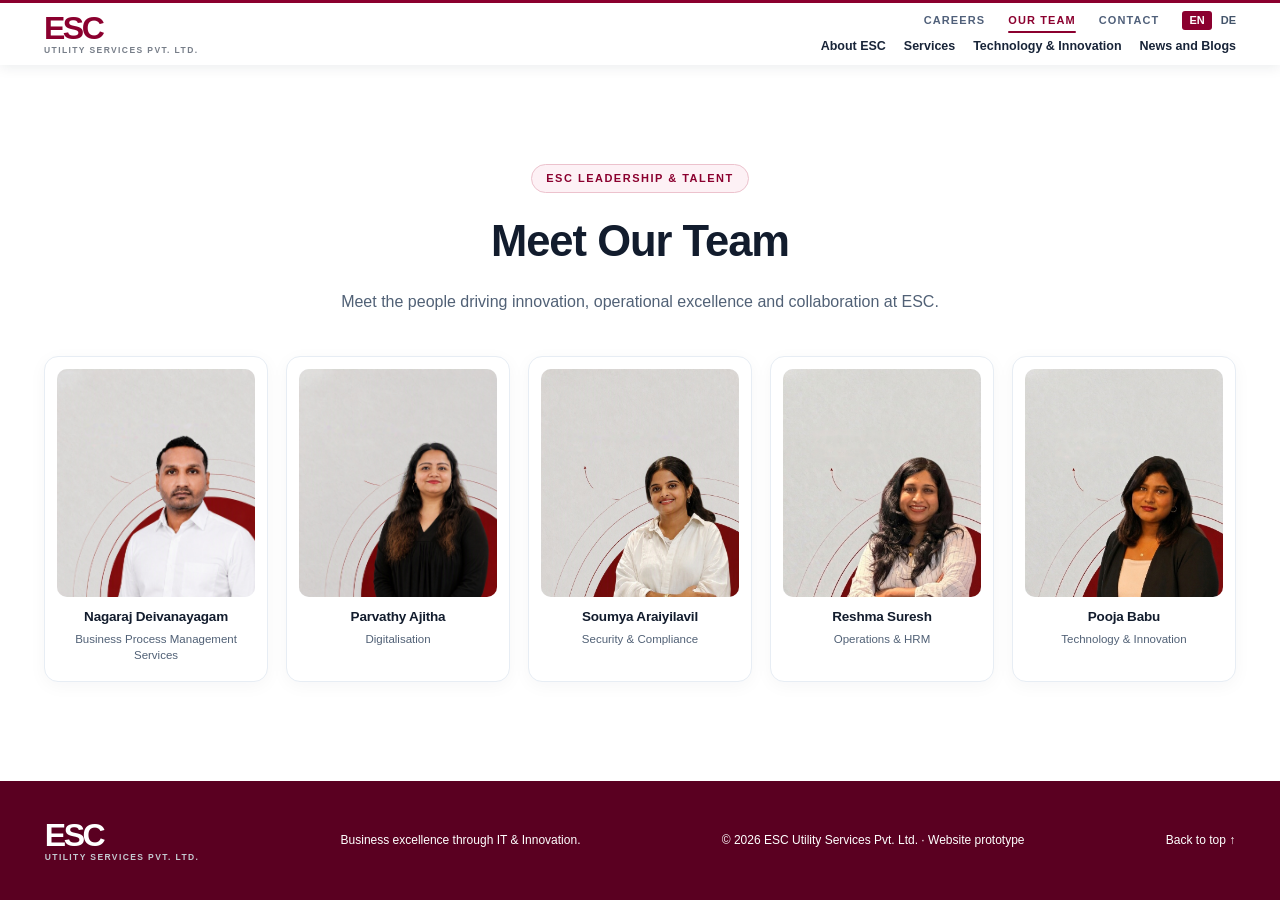
<file: ESC_Complete_Website/management.html>
<!DOCTYPE html>
<html lang="en">

<head>
  <meta charset="utf-8" />
  <meta content="width=device-width,initial-scale=1" name="viewport" />
  <link href="styles.css?v=20261123_exactmatch" rel="stylesheet" />
  <title data-en="Our Team | ESC Utility Services Pvt. Ltd." data-de="Unser Team | ESC Utility Services Pvt. Ltd.">Our Team | ESC Utility Services Pvt. Ltd.</title>
</head>

<body>
  <header class="site-header">
    <div class="topbar">
      <a class="brand" href="index.html#home">
        <b>ESC</b>
        <small>UTILITY SERVICES PVT. LTD.</small>
      </a>
      <div class="toplinks">
        <a href="careers.html" data-en="Careers" data-de="Karriere">Careers</a>
        <a class="nav-active" href="management.html" data-en="Our Team" data-de="Unser Team">Our Team</a>
        <a href="contact.html" data-en="Contact" data-de="Kontakt">Contact</a>
        <span class="lang">
          <button class="chosen" data-lang="en" type="button">EN</button>
          <button class="" data-lang="de" type="button">DE</button>
        </span>
      </div>
    </div>
    <div class="navrow">
      <nav aria-label="Main navigation">
        <a href="about.html" data-en="About ESC" data-de="Über ESC">About ESC</a>
        <a href="services.html" data-en="Services" data-de="Leistungen">Services</a>
        <a href="innovation.html" data-en="Technology &amp; Innovation" data-de="Technologie &amp; Innovation">Technology &amp; Innovation</a>
        <a href="news-and-blogs.html" data-en="News and Blogs" data-de="News und Blogs">News and Blogs</a>
      </nav>
      <button aria-label="Toggle menu" class="menu" id="menu" type="button">☰</button>
    </div>
  </header>

  <main class="standalone-main">
        <section class="section team-section" id="team">
      <div class="team-header">
        <span class="eyebrow team-pill" data-en="ESC LEADERSHIP &amp; TALENT" data-de="ESC FÜHRUNG &amp; EXPERTEN">ESC LEADERSHIP &amp; TALENT</span>
        <h1 data-en="Meet Our Team" data-de="Unser Team">Meet Our Team</h1>
        <p class="team-subtitle" data-en="Meet the people driving innovation, operational excellence and collaboration at ESC." data-de="Lernen Sie die Menschen kennen, die Innovation, operative Exzellenz und Zusammenarbeit bei ESC vorantreiben.">Meet the people driving innovation, operational excellence and collaboration at ESC.</p>
      </div>

      <div class="team-grid">
        <!-- 1. Nagaraj Deivanayagam -->
        <article class="team-card">
          <div class="team-card-image-wrap">
            <img src="assets/team-nagaraj.jpg" alt="Nagaraj Deivanayagam - Business Process Management Services" class="team-card-img" loading="lazy" />
          </div>
          <div class="team-card-info">
            <h3 class="team-card-name">Nagaraj Deivanayagam</h3>
            <p class="team-card-dept" data-en="Business Process Management Services" data-de="Business Process Management Services">Business Process Management Services</p>
          </div>
        </article>

        <!-- 2. Parvathy Ajitha -->
        <article class="team-card">
          <div class="team-card-image-wrap">
            <img src="assets/team-parvathy.jpg" alt="Parvathy Ajitha - Digitalisation" class="team-card-img" loading="lazy" />
          </div>
          <div class="team-card-info">
            <h3 class="team-card-name">Parvathy Ajitha</h3>
            <p class="team-card-dept" data-en="Digitalisation" data-de="Digitalisierung">Digitalisation</p>
          </div>
        </article>

        <!-- 3. Soumya Araiyilavil -->
        <article class="team-card">
          <div class="team-card-image-wrap">
            <img src="assets/team-soumya.jpg" alt="Soumya Araiyilavil - Security & Compliance" class="team-card-img" loading="lazy" />
          </div>
          <div class="team-card-info">
            <h3 class="team-card-name">Soumya Araiyilavil</h3>
            <p class="team-card-dept" data-en="Security &amp; Compliance" data-de="Sicherheit &amp; Compliance">Security &amp; Compliance</p>
          </div>
        </article>

        <!-- 4. Reshma Suresh -->
        <article class="team-card">
          <div class="team-card-image-wrap">
            <img src="assets/team-reshma.jpg" alt="Reshma Suresh - Operations & HRM" class="team-card-img" loading="lazy" />
          </div>
          <div class="team-card-info">
            <h3 class="team-card-name">Reshma Suresh</h3>
            <p class="team-card-dept" data-en="Operations &amp; HRM" data-de="Betrieb &amp; Personalwesen">Operations &amp; HRM</p>
          </div>
        </article>

        <!-- 5. Pooja Babu -->
        <article class="team-card">
          <div class="team-card-image-wrap">
            <img src="assets/team-pooja.jpg" alt="Pooja Babu - Technology & Innovation" class="team-card-img" loading="lazy" />
          </div>
          <div class="team-card-info">
            <h3 class="team-card-name">Pooja Babu</h3>
            <p class="team-card-dept" data-en="Technology &amp; Innovation" data-de="Technologie &amp; Innovation">Technology &amp; Innovation</p>
          </div>
        </article>
      </div>
    </section>
  </main>

  <footer>
    <div class="brand">
      <b>ESC</b>
      <small>UTILITY SERVICES PVT. LTD.</small>
    </div>
    <p data-en="Business excellence through IT &amp; Innovation." data-de="Geschäftliche Exzellenz durch IT &amp; Innovation.">Business excellence through IT &amp; Innovation.</p>
    <p>© <span id="year"></span> ESC Utility Services Pvt. Ltd. · <span data-en="Website prototype" data-de="Website-Prototyp">Website prototype</span></p>
    <a href="index.html#home" data-en="Back to top ↑" data-de="Nach oben ↑">Back to top ↑</a>
  </footer>
  <script src="secondary.js?v=20261124_i18n"></script>
<script src="lang.js?v=20261124_1"></script>
</body>

</html>
</file>
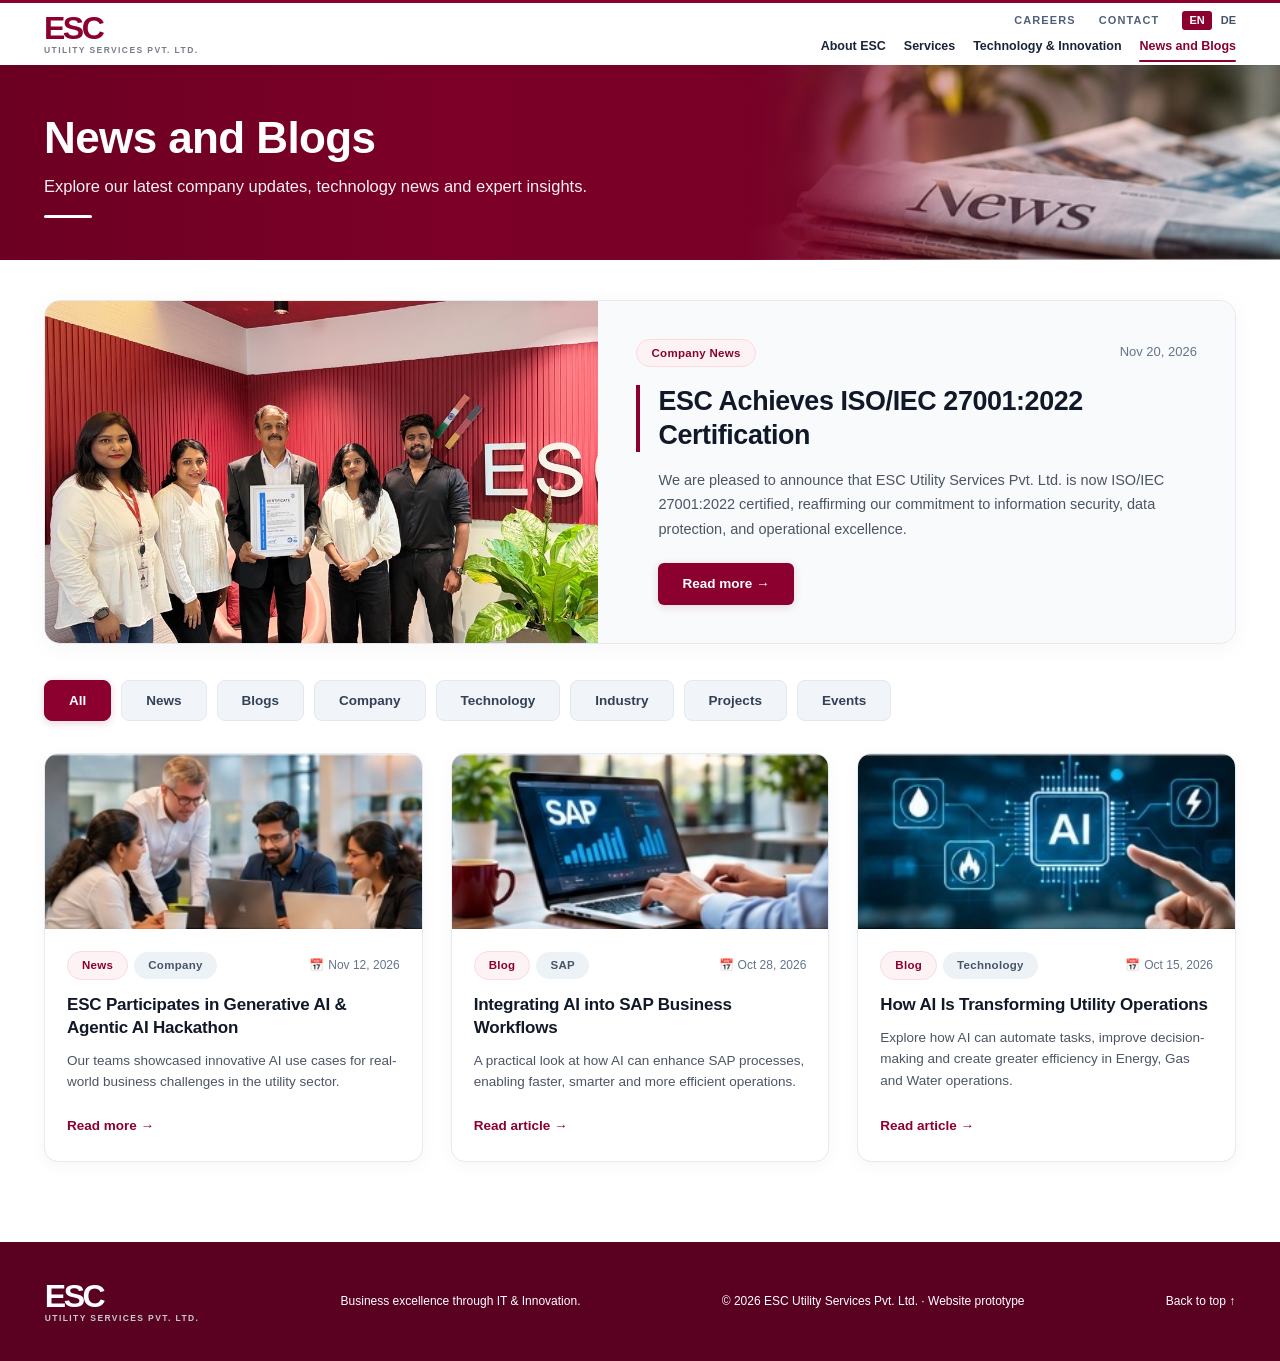
<file: ESC_Complete_Website/news-and-blogs.html>
<!DOCTYPE html>
<html lang="en">
<head>
  <meta charset="utf-8" />
  <meta name="viewport" content="width=device-width, initial-scale=1" />
  <meta name="theme-color" content="#85002e" />
  <title data-en="News and Blogs | ESC Utility Services Pvt. Ltd." data-de="News und Blogs | ESC Utility Services Pvt. Ltd.">News and Blogs | ESC Utility Services Pvt. Ltd.</title>
  <link rel="stylesheet" href="styles.css?v=20261124_news_blogs" />
</head>
<body class="news-blogs-page">
  <header class="site-header">
    <div class="topbar">
      <a class="brand" href="index.html">
        <b>ESC</b>
        <small>UTILITY SERVICES PVT. LTD.</small>
      </a>
      <div class="toplinks">
        <a href="careers.html" data-en="Careers" data-de="Karriere">Careers</a>
        <a href="contact.html" data-en="Contact" data-de="Kontakt">Contact</a>
        <span class="lang">
          <button class="chosen" data-lang="en" type="button">EN</button>
          <button class="" data-lang="de" type="button">DE</button>
        </span>
      </div>
    </div>
    <div class="navrow">
      <nav aria-label="Main navigation">
        <a href="about.html" data-en="About ESC" data-de="Über ESC">About ESC</a>
        <a href="services.html" data-en="Services" data-de="Leistungen">Services</a>
        <a href="innovation.html" data-en="Technology &amp; Innovation" data-de="Technologie &amp; Innovation">Technology &amp; Innovation</a>
        <a class="nav-active" href="news-and-blogs.html" data-en="News and Blogs" data-de="News und Blogs">News and Blogs</a>
      </nav>
      <button aria-label="Toggle menu" class="menu" id="menu" type="button">☰</button>
    </div>
  </header>

  <main>
    <!-- HERO SECTION -->
    <section class="news-hero">
      <div class="news-hero-container">
        <div class="news-hero-copy">
          <h1 data-en="News and Blogs" data-de="News und Blogs">News and Blogs</h1>
          <p data-en="Explore our latest company updates, technology news and expert insights." data-de="Entdecken Sie unsere neuesten Unternehmens-Updates, Technologie-News und Experten-Einblicke.">Explore our latest company updates, technology news and expert insights.</p>
          <div class="news-hero-accent-bar" aria-hidden="true"></div>
        </div>
      </div>
    </section>

    <!-- MAIN CONTENT CONTAINER -->
    <section class="news-main-section">
      <div class="news-container">
        
        <!-- FEATURED ARTICLE: ISO CERTIFICATION -->
        <article class="featured-news-card" data-category="company" data-type="news">
          <div class="featured-card-img-wrap">
            <img src="assets/ISMS.jpg" alt="ESC team presenting the ISO/IEC 27001:2022 certificate" class="featured-card-img" style="object-position: left center;" />
          </div>
          <div class="featured-card-body">
            <div class="featured-card-top">
              <span class="badge-tag badge-tag-rose" data-en="Company News" data-de="Unternehmens-News">Company News</span>
              <span class="featured-date" data-en="Nov 20, 2026" data-de="20. Nov 2026">Nov 20, 2026</span>
            </div>
            
            <div class="featured-heading-block">
              <h2 data-en="ESC Achieves ISO/IEC 27001:2022 Certification" data-de="ESC erhält ISO/IEC 27001:2022 Zertifizierung">ESC Achieves ISO/IEC 27001:2022 Certification</h2>
            </div>
            
            <p data-en="We are pleased to announce that ESC Utility Services Pvt. Ltd. is now ISO/IEC 27001:2022 certified, reaffirming our commitment to information security, data protection, and operational excellence." data-de="Wir freuen uns bekannt zu geben, dass die ESC Utility Services Pvt. Ltd. nach ISO/IEC 27001:2022 zertifiziert wurde – eine Bestätigung unseres kontinuierlichen Engagements für Informationssicherheit, Datenschutz und operative Exzellenz.">We are pleased to announce that ESC Utility Services Pvt. Ltd. is now ISO/IEC 27001:2022 certified, reaffirming our commitment to information security, data protection, and operational excellence.</p>
            
            <div class="featured-btn-wrap">
              <button type="button" class="btn-featured-read modal-open-btn" data-article="iso27001" data-en="Read more &rarr;" data-de="Mehr lesen &rarr;">Read more &rarr;</button>
            </div>
          </div>
        </article>

        <!-- HORIZONTAL CATEGORY FILTERS -->
        <div class="news-filter-wrapper" role="toolbar" aria-label="Filter articles by category">
          <button type="button" class="news-filter-btn active" data-filter="all" data-en="All" data-de="Alle">All</button>
          <button type="button" class="news-filter-btn" data-filter="news" data-en="News" data-de="News">News</button>
          <button type="button" class="news-filter-btn" data-filter="blogs" data-en="Blogs" data-de="Blogs">Blogs</button>
          <button type="button" class="news-filter-btn" data-filter="company" data-en="Company" data-de="Unternehmen">Company</button>
          <button type="button" class="news-filter-btn" data-filter="technology" data-en="Technology" data-de="Technologie">Technology</button>
          <button type="button" class="news-filter-btn" data-filter="industry" data-en="Industry" data-de="Branche">Industry</button>
          <button type="button" class="news-filter-btn" data-filter="projects" data-en="Projects" data-de="Projekte">Projects</button>
          <button type="button" class="news-filter-btn" data-filter="events" data-en="Events" data-de="Events">Events</button>
        </div>

        <!-- ARTICLE CARDS GRID -->
        <div class="news-articles-grid" id="newsArticlesGrid">
          
          <!-- Article 1: Hackathon (News | Company) -->
          <article class="news-article-card" data-type="news" data-category="company" data-tags="news company technology projects events">
            <div class="card-img-holder">
              <img src="assets/news-hackathon.jpg" alt="ESC Teams participating at AI Hackathon" class="card-cover-img" loading="lazy" />
            </div>
            <div class="card-content-body">
              <div class="card-meta-row">
                <div class="card-badges-group">
                  <span class="badge-tag badge-tag-rose" data-en="News" data-de="News">News</span>
                  <span class="badge-tag badge-tag-gray" data-en="Company" data-de="Unternehmen">Company</span>
                </div>
                <time class="card-pub-date" datetime="2026-11-12">
                  <span class="cal-icon" aria-hidden="true">📅</span>
                  <span data-en="Nov 12, 2026" data-de="12. Nov 2026">Nov 12, 2026</span>
                </time>
              </div>

              <h3 class="card-title" data-en="ESC Participates in Generative AI &amp; Agentic AI Hackathon" data-de="ESC nimmt am Generative AI &amp; Agentic AI Hackathon teil">ESC Participates in Generative AI &amp; Agentic AI Hackathon</h3>
              
              <p class="card-description" data-en="Our teams showcased innovative AI use cases for real-world business challenges in the utility sector." data-de="Unsere Teams präsentierten innovative KI-Anwendungsfälle für reale geschäftliche Herausforderungen in der Versorgungswirtschaft.">Our teams showcased innovative AI use cases for real-world business challenges in the utility sector.</p>
              
              <div class="card-footer-action">
                <button type="button" class="card-text-link modal-open-btn" data-article="hackathon" data-en="Read more &rarr;" data-de="Mehr lesen &rarr;">Read more &rarr;</button>
              </div>
            </div>
          </article>

          <!-- Article 2: SAP Business Workflows (Blog | SAP) -->
          <article class="news-article-card" data-type="blogs" data-category="sap" data-tags="blogs technology industry company">
            <div class="card-img-holder">
              <img src="assets/blog-sap-ai.jpg" alt="Integrating AI into SAP workflows" class="card-cover-img" loading="lazy" />
            </div>
            <div class="card-content-body">
              <div class="card-meta-row">
                <div class="card-badges-group">
                  <span class="badge-tag badge-tag-rose" data-en="Blog" data-de="Blog">Blog</span>
                  <span class="badge-tag badge-tag-gray">SAP</span>
                </div>
                <time class="card-pub-date" datetime="2026-10-28">
                  <span class="cal-icon" aria-hidden="true">📅</span>
                  <span data-en="Oct 28, 2026" data-de="28. Okt 2026">Oct 28, 2026</span>
                </time>
              </div>

              <h3 class="card-title" data-en="Integrating AI into SAP Business Workflows" data-de="Integration von KI in SAP-Geschäftsprozesse">Integrating AI into SAP Business Workflows</h3>
              
              <p class="card-description" data-en="A practical look at how AI can enhance SAP processes, enabling faster, smarter and more efficient operations." data-de="Ein praxisnaher Einblick, wie KI SAP-Prozesse erweitert und schnellere, intelligentere sowie effizientere Abläufe ermöglicht.">A practical look at how AI can enhance SAP processes, enabling faster, smarter and more efficient operations.</p>
              
              <div class="card-footer-action">
                <button type="button" class="card-text-link modal-open-btn" data-article="sap-ai" data-en="Read article &rarr;" data-de="Artikel lesen &rarr;">Read article &rarr;</button>
              </div>
            </div>
          </article>

          <!-- Article 3: Transforming Utility Operations (Blog | Technology) -->
          <article class="news-article-card" data-type="blogs" data-category="technology" data-tags="blogs technology industry projects">
            <div class="card-img-holder">
              <img src="assets/blog-ai-utilities.jpg" alt="How AI is transforming utility operations" class="card-cover-img" loading="lazy" />
            </div>
            <div class="card-content-body">
              <div class="card-meta-row">
                <div class="card-badges-group">
                  <span class="badge-tag badge-tag-rose" data-en="Blog" data-de="Blog">Blog</span>
                  <span class="badge-tag badge-tag-gray" data-en="Technology" data-de="Technologie">Technology</span>
                </div>
                <time class="card-pub-date" datetime="2026-10-15">
                  <span class="cal-icon" aria-hidden="true">📅</span>
                  <span data-en="Oct 15, 2026" data-de="15. Okt 2026">Oct 15, 2026</span>
                </time>
              </div>

              <h3 class="card-title" data-en="How AI Is Transforming Utility Operations" data-de="Wie KI den Versorgerbetrieb transformiert">How AI Is Transforming Utility Operations</h3>
              
              <p class="card-description" data-en="Explore how AI can automate tasks, improve decision-making and create greater efficiency in Energy, Gas and Water operations." data-de="Erfahren Sie, wie KI Aufgaben automatisiert, Entscheidungsfindungen verbessert und Effizienz in Strom-, Gas- und Wasserbetrieben steigert.">Explore how AI can automate tasks, improve decision-making and create greater efficiency in Energy, Gas and Water operations.</p>
              
              <div class="card-footer-action">
                <button type="button" class="card-text-link modal-open-btn" data-article="ai-utilities" data-en="Read article &rarr;" data-de="Artikel lesen &rarr;">Read article &rarr;</button>
              </div>
            </div>
          </article>

        </div>

        <!-- Empty state message if filter has no direct results -->
        <div id="noResultsMsg" class="no-results-msg" style="display: none;">
          <p data-en="No articles found in this category currently." data-de="Zurzeit keine Artikel in dieser Kategorie gefunden.">No articles found in this category currently.</p>
          <button type="button" class="btn-reset-filter" id="btnResetFilter" data-en="Show all articles" data-de="Alle Artikel anzeigen">Show all articles</button>
        </div>

      </div>
    </section>
  </main>

  <!-- FOOTER -->
  <footer>
    <div class="brand">
      <b>ESC</b>
      <small>UTILITY SERVICES PVT. LTD.</small>
    </div>
    <p data-en="Business excellence through IT &amp; Innovation." data-de="Geschäftliche Exzellenz durch IT &amp; Innovation.">Business excellence through IT &amp; Innovation.</p>
    <p>© <span id="year">2026</span> ESC Utility Services Pvt. Ltd. &middot; <span data-en="Website prototype" data-de="Website-Prototyp">Website prototype</span></p>
    <a href="#top" data-en="Back to top ↑" data-de="Nach oben ↑">Back to top ↑</a>
  </footer>

  <!-- FULL ARTICLE MODAL -->
  <dialog id="articleModal" class="article-modal-dialog">
    <div class="modal-card">
      <button aria-label="Close modal" class="modal-close-btn" id="closeArticleModal" type="button">×</button>
      <div class="modal-scroll-body" id="articleModalContent">
        <!-- Injected dynamically via JavaScript -->
      </div>
    </div>
  </dialog>

  <script src="news-blogs.js?v=20261125_isms"></script>
<script src="lang.js?v=20261124_1"></script>
</body>
</html>
</file>
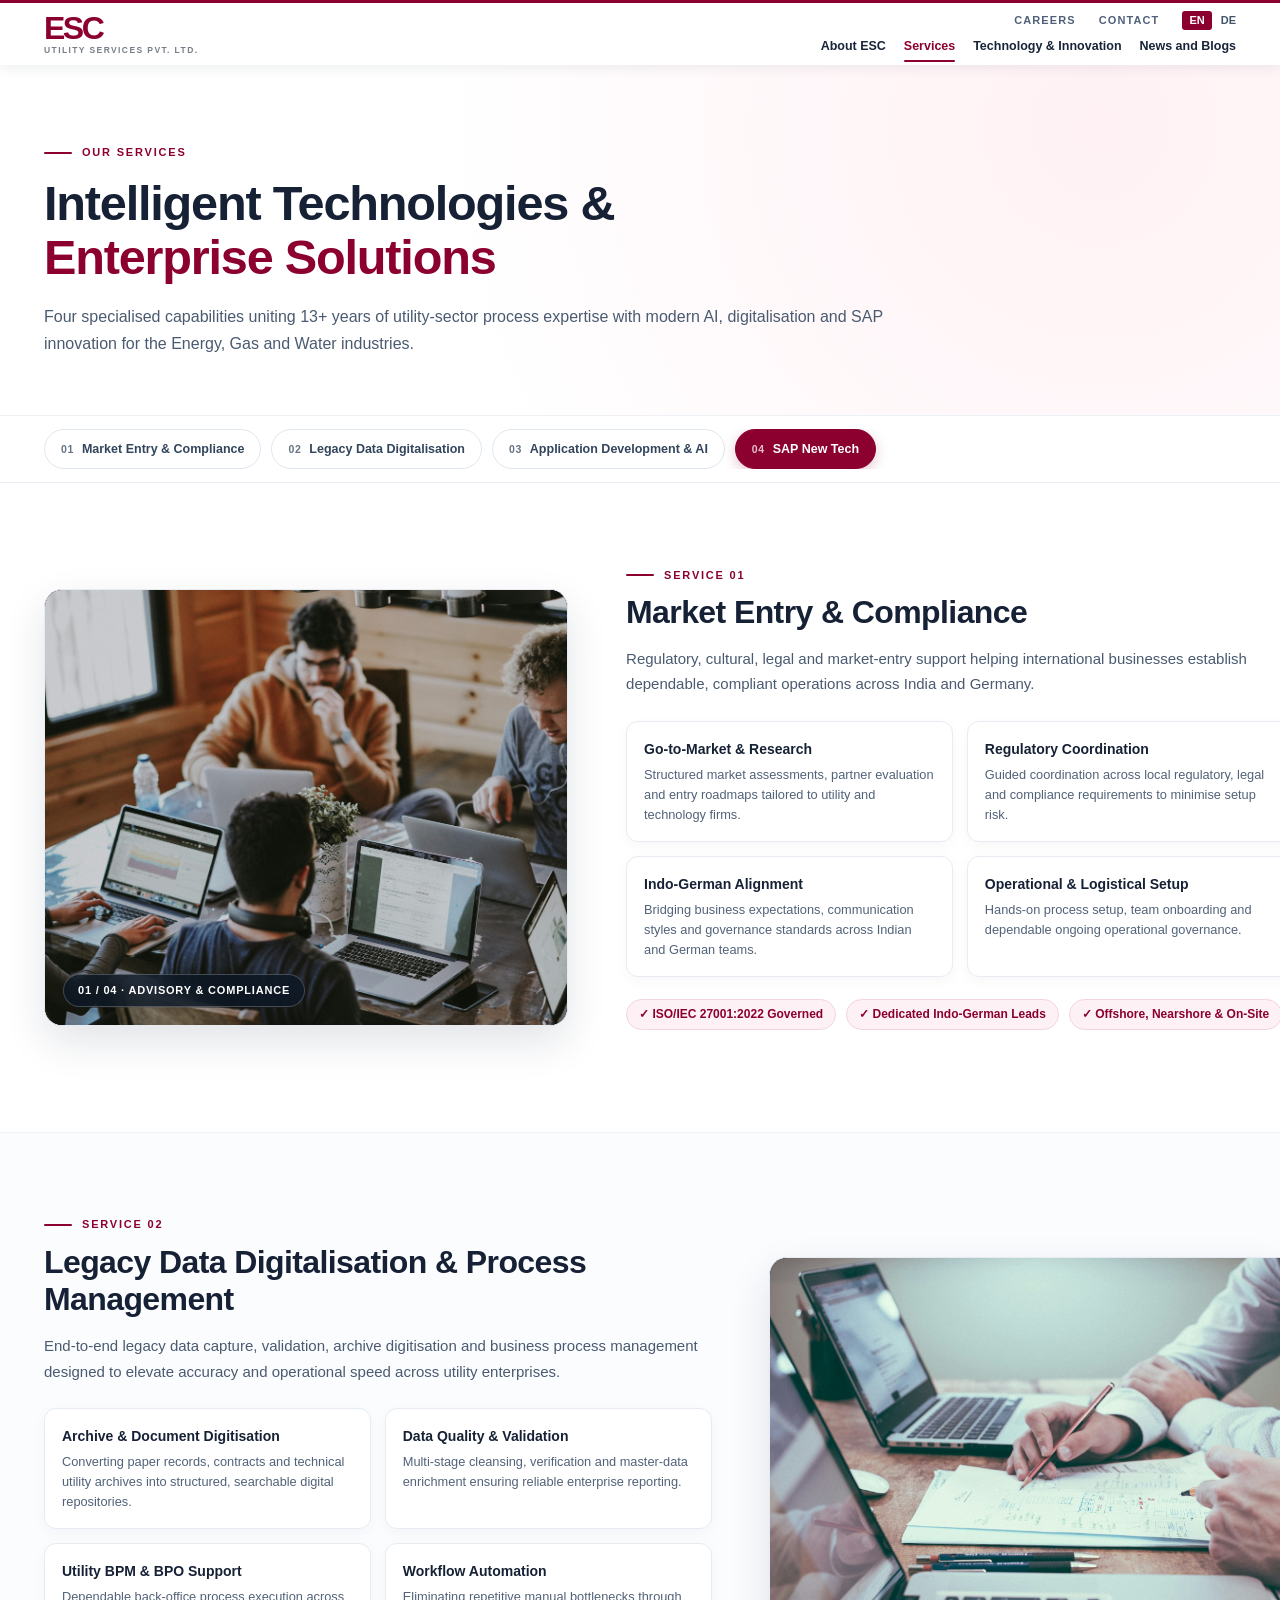
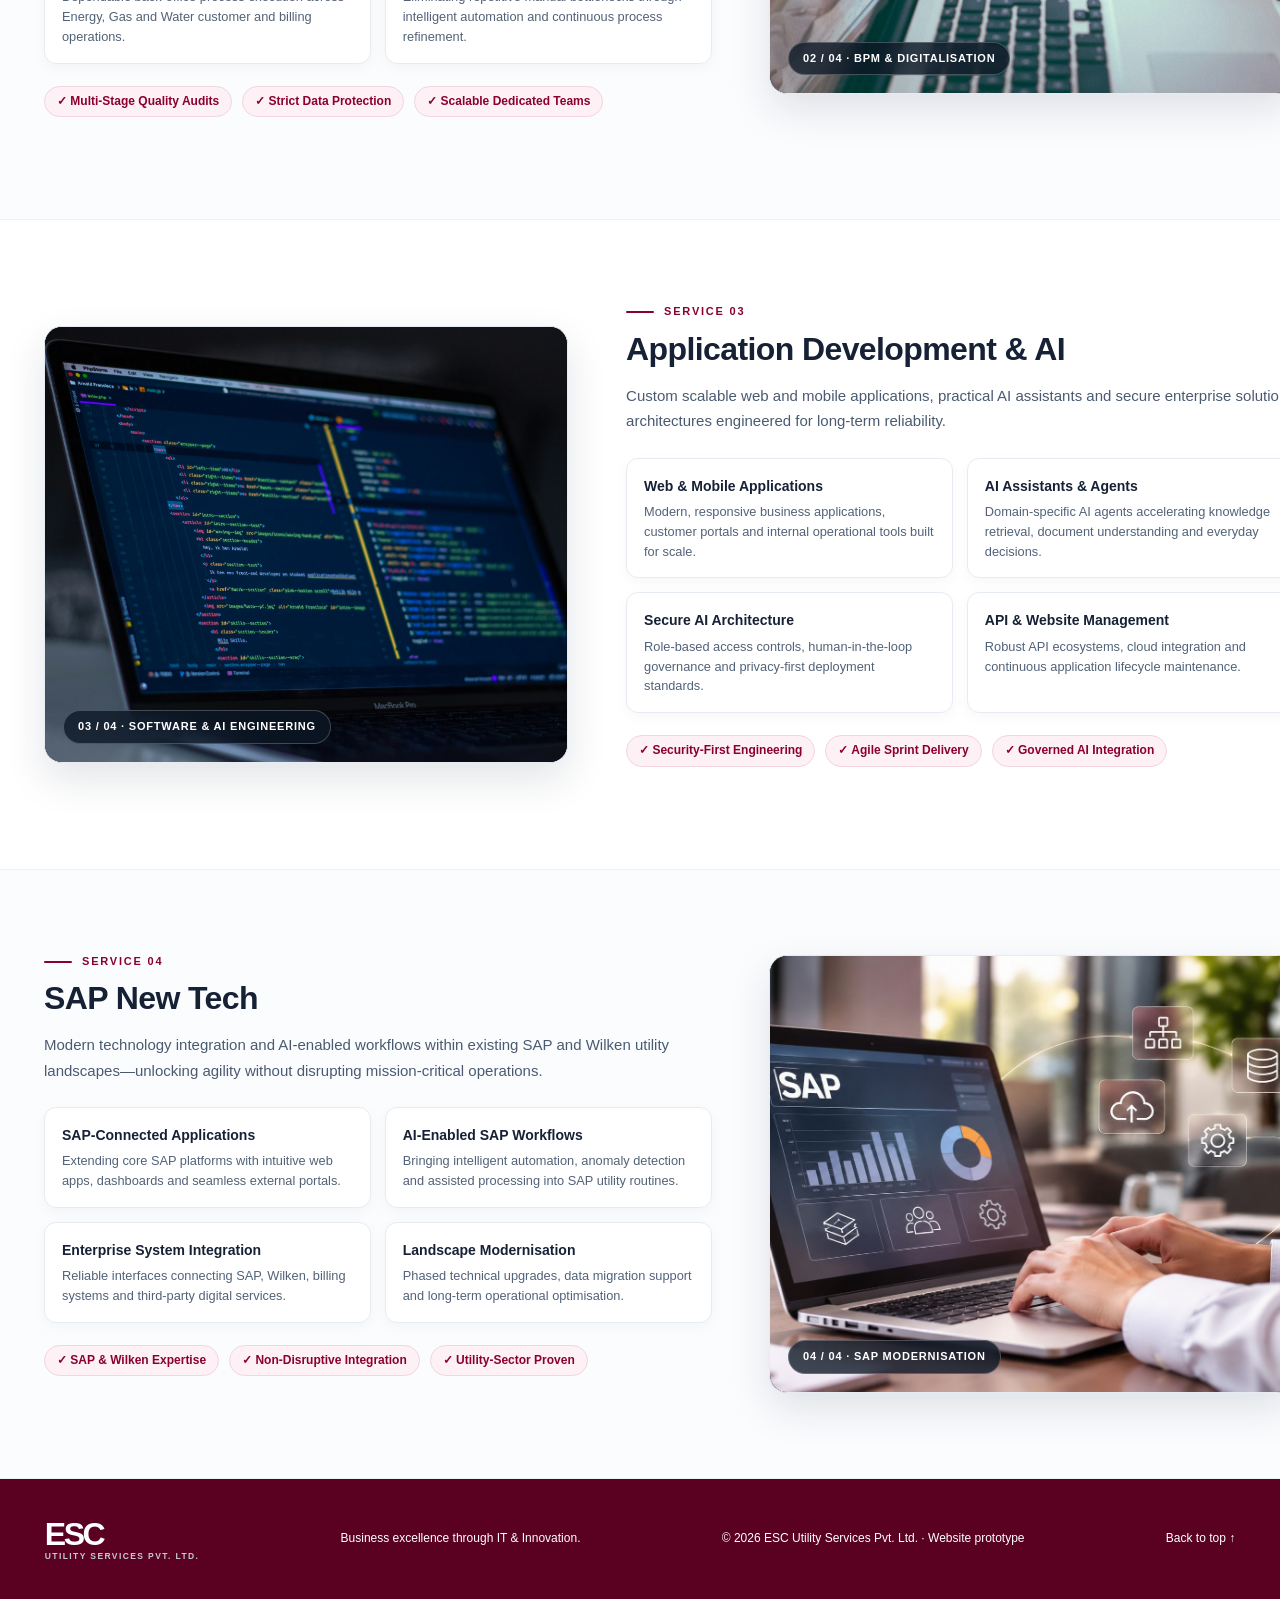
<file: ESC_Complete_Website/services.html>
<!DOCTYPE html>
<html lang="en">
<head>
  <meta charset="utf-8" />
  <meta content="width=device-width,initial-scale=1" name="viewport" />
  <meta content="#8b002f" name="theme-color" />
  <link href="styles.css?v=20261123_exactmatch" rel="stylesheet" />
  <title data-en="Services | ESC Utility Services Pvt. Ltd." data-de="Leistungen | ESC Utility Services Pvt. Ltd.">Services | ESC Utility Services Pvt. Ltd.</title>
</head>
<body class="services-page">
  <header class="site-header">
    <div class="topbar">
      <a class="brand" href="index.html#home">
        <b>ESC</b>
        <small>UTILITY SERVICES PVT. LTD.</small>
      </a>
      <div class="toplinks">
        <a href="careers.html" data-en="Careers" data-de="Karriere">Careers</a>
        <a href="contact.html" data-en="Contact" data-de="Kontakt">Contact</a>
        <span class="lang">
          <button class="chosen" data-lang="en" type="button">EN</button>
          <button class="" data-lang="de" type="button">DE</button>
        </span>
      </div>
    </div>
    <div class="navrow">
      <nav aria-label="Main navigation">
        <a href="about.html" data-en="About ESC" data-de="Über ESC">About ESC</a>
        <a class="nav-active" href="services.html" data-en="Services" data-de="Leistungen">Services</a>
        <a href="innovation.html" data-en="Technology &amp; Innovation" data-de="Technologie &amp; Innovation">Technology &amp; Innovation</a>
        <a href="news-and-blogs.html" data-en="News and Blogs" data-de="News und Blogs">News and Blogs</a>
      </nav>
      <button aria-label="Toggle menu" class="menu" id="menu" type="button">☰</button>
    </div>
  </header>

  <main class="svc-main">
    <!-- Hero Intro -->
    <section class="svc-hero">
      <div class="svc-container">
        <span class="careers-eyebrow" data-en="OUR SERVICES" data-de="UNSERE LEISTUNGEN">OUR SERVICES</span>
        <h1 data-en="Intelligent Technologies &amp;<br/><span>Enterprise Solutions</span>" data-de="Intelligente Technologien &amp;<br/><span>Unternehmenslösungen</span>">Intelligent Technologies &amp;<br/><span>Enterprise Solutions</span></h1>
        <p data-en="Four specialised capabilities uniting 13+ years of utility-sector process expertise with modern AI, digitalisation and SAP innovation for the Energy, Gas and Water industries." data-de="Vier spezialisierte Leistungsbereiche verbinden über 13 Jahre Erfahrung in der Versorgungswirtschaft mit moderner KI, Digitalisierung und SAP-Innovation für Energie-, Gas- und Wasserunternehmen.">Four specialised capabilities uniting 13+ years of utility-sector process expertise with modern AI, digitalisation and SAP innovation for the Energy, Gas and Water industries.</p>
      </div>
    </section>

    <!-- Sticky Quick-Jump Service Navigator -->
    <nav class="svc-quicknav" aria-label="Jump to service">
      <div class="svc-container svc-quicknav-inner">
        <a class="svc-pill active" href="#market-entry" data-target="market-entry">
          <span class="svc-pill-num">01</span>
          <span data-en="Market Entry &amp; Compliance" data-de="Markteintritt &amp; Compliance">Market Entry &amp; Compliance</span>
        </a>
        <a class="svc-pill" href="#digitalisation" data-target="digitalisation">
          <span class="svc-pill-num">02</span>
          <span data-en="Legacy Data Digitalisation" data-de="Digitalisierung &amp; Prozesse">Legacy Data Digitalisation</span>
        </a>
        <a class="svc-pill" href="#app-development-ai" data-target="app-development-ai">
          <span class="svc-pill-num">03</span>
          <span data-en="Application Development &amp; AI" data-de="Anwendungsentwicklung &amp; KI">Application Development &amp; AI</span>
        </a>
        <a class="svc-pill" href="#sap-new-tech" data-target="sap-new-tech">
          <span class="svc-pill-num">04</span>
          <span data-en="SAP New Tech" data-de="SAP New Tech">SAP New Tech</span>
        </a>
      </div>
    </nav>

    <!-- 01. Market Entry & Compliance -->
    <section class="svc-detail-section" id="market-entry">
      <div class="svc-container svc-detail-grid">
        <div class="svc-detail-media">
          <img src="assets/service-market-entry.jpg" alt="Professionals reviewing international market entry and regulatory strategy" />
          <span class="svc-media-tag" data-en="01 / 04 · Advisory &amp; Compliance" data-de="01 / 04 · Beratung &amp; Compliance">01 / 04 · Advisory &amp; Compliance</span>
        </div>
        <div class="svc-detail-copy">
          <span class="careers-eyebrow" data-en="SERVICE 01" data-de="LEISTUNG 01">SERVICE 01</span>
          <h2 data-en="Market Entry &amp; Compliance" data-de="Markteintritt &amp; Compliance">Market Entry &amp; Compliance</h2>
          <p class="svc-lead" data-en="Regulatory, cultural, legal and market-entry support helping international businesses establish dependable, compliant operations across India and Germany." data-de="Regulatorische, kulturelle, rechtliche und operative Unterstützung für internationale Unternehmen beim erfolgreichen und konformen Markteintritt zwischen Indien und Deutschland.">Regulatory, cultural, legal and market-entry support helping international businesses establish dependable, compliant operations across India and Germany.</p>

          <div class="svc-cap-grid">
            <div class="svc-cap-card">
              <strong data-en="Go-to-Market &amp; Research" data-de="Markteintrittsstrategie">Go-to-Market &amp; Research</strong>
              <p data-en="Structured market assessments, partner evaluation and entry roadmaps tailored to utility and technology firms." data-de="Strukturierte Marktanalysen, Partnerbewertung und praxisnahe Roadmaps für Versorgungs- und Technologieunternehmen.">Structured market assessments, partner evaluation and entry roadmaps tailored to utility and technology firms.</p>
            </div>
            <div class="svc-cap-card">
              <strong data-en="Regulatory Coordination" data-de="Regulatorische Koordination">Regulatory Coordination</strong>
              <p data-en="Guided coordination across local regulatory, legal and compliance requirements to minimise setup risk." data-de="Verlässliche Begleitung bei lokalen regulatorischen, rechtlichen und Compliance-Anforderungen zur Risikominimierung.">Guided coordination across local regulatory, legal and compliance requirements to minimise setup risk.</p>
            </div>
            <div class="svc-cap-card">
              <strong data-en="Indo-German Alignment" data-de="Deutsch-Indische Begleitung">Indo-German Alignment</strong>
              <p data-en="Bridging business expectations, communication styles and governance standards across Indian and German teams." data-de="Verbindung von Geschäftserwartungen, Kommunikationskultur und Governance-Standards zwischen deutschen und indischen Teams.">Bridging business expectations, communication styles and governance standards across Indian and German teams.</p>
            </div>
            <div class="svc-cap-card">
              <strong data-en="Operational &amp; Logistical Setup" data-de="Operativer Aufbau">Operational &amp; Logistical Setup</strong>
              <p data-en="Hands-on process setup, team onboarding and dependable ongoing operational governance." data-de="Praktischer Prozessaufbau, Team-Onboarding und verlässliche laufende Betriebssteuerung.">Hands-on process setup, team onboarding and dependable ongoing operational governance.</p>
            </div>
          </div>

          <div class="svc-highlights">
            <span data-en="✓ ISO/IEC 27001:2022 Governed" data-de="✓ ISO/IEC 27001:2022 zertifiziert">✓ ISO/IEC 27001:2022 Governed</span>
            <span data-en="✓ Dedicated Indo-German Leads" data-de="✓ Deutsch-indische Ansprechpartner">✓ Dedicated Indo-German Leads</span>
            <span data-en="✓ Offshore, Nearshore &amp; On-Site" data-de="✓ Offshore, Nearshore &amp; Vor-Ort">✓ Offshore, Nearshore &amp; On-Site</span>
          </div>
        </div>
      </div>
    </section>

    <!-- 02. Legacy Data Digitalisation & Process Management -->
    <section class="svc-detail-section svc-alt" id="digitalisation">
      <div class="svc-container svc-detail-grid svc-reverse">
        <div class="svc-detail-media">
          <img src="assets/service-digitalisation.jpg" alt="Specialists digitising legacy utility records and optimising business processes" loading="lazy" />
          <span class="svc-media-tag" data-en="02 / 04 · BPM &amp; Digitalisation" data-de="02 / 04 · BPM &amp; Digitalisierung">02 / 04 · BPM &amp; Digitalisation</span>
        </div>
        <div class="svc-detail-copy">
          <span class="careers-eyebrow" data-en="SERVICE 02" data-de="LEISTUNG 02">SERVICE 02</span>
          <h2 data-en="Legacy Data Digitalisation &amp; Process Management" data-de="Digitalisierung von Bestandsdaten &amp; Prozessmanagement">Legacy Data Digitalisation &amp; Process Management</h2>
          <p class="svc-lead" data-en="End-to-end legacy data capture, validation, archive digitisation and business process management designed to elevate accuracy and operational speed across utility enterprises." data-de="Ganzheitliche Erfassung, Validierung und Digitalisierung von Bestandsdaten sowie strukturiertes Geschäftsprozessmanagement für höchste Datenqualität und Effizienz.">End-to-end legacy data capture, validation, archive digitisation and business process management designed to elevate accuracy and operational speed across utility enterprises.</p>

          <div class="svc-cap-grid">
            <div class="svc-cap-card">
              <strong data-en="Archive &amp; Document Digitisation" data-de="Archiv- &amp; Dokumentendigitalisierung">Archive &amp; Document Digitisation</strong>
              <p data-en="Converting paper records, contracts and technical utility archives into structured, searchable digital repositories." data-de="Umwandlung von Papierakten, Verträgen und technischen Versorgungsarchiven in strukturierte, durchsuchbare digitale Bestände.">Converting paper records, contracts and technical utility archives into structured, searchable digital repositories.</p>
            </div>
            <div class="svc-cap-card">
              <strong data-en="Data Quality &amp; Validation" data-de="Datenqualität &amp; Validierung">Data Quality &amp; Validation</strong>
              <p data-en="Multi-stage cleansing, verification and master-data enrichment ensuring reliable enterprise reporting." data-de="Mehrstufige Bereinigung, Prüfung und Stammdatenpflege für verlässliche Unternehmensdaten.">Multi-stage cleansing, verification and master-data enrichment ensuring reliable enterprise reporting.</p>
            </div>
            <div class="svc-cap-card">
              <strong data-en="Utility BPM &amp; BPO Support" data-de="BPM- &amp; BPO-Services">Utility BPM &amp; BPO Support</strong>
              <p data-en="Dependable back-office process execution across Energy, Gas and Water customer and billing operations." data-de="Zuverlässige Back-Office-Prozessabwicklung für Kunden- und Abrechnungsprozesse in der Energie-, Gas- und Wasserwirtschaft.">Dependable back-office process execution across Energy, Gas and Water customer and billing operations.</p>
            </div>
            <div class="svc-cap-card">
              <strong data-en="Workflow Automation" data-de="Workflow-Automatisierung">Workflow Automation</strong>
              <p data-en="Eliminating repetitive manual bottlenecks through intelligent automation and continuous process refinement." data-de="Reduzierung manueller Engpässe durch intelligente Automatisierung und kontinuierliche Prozessoptimierung.">Eliminating repetitive manual bottlenecks through intelligent automation and continuous process refinement.</p>
            </div>
          </div>

          <div class="svc-highlights">
            <span data-en="✓ Multi-Stage Quality Audits" data-de="✓ Mehrstufige Qualitätsprüfung">✓ Multi-Stage Quality Audits</span>
            <span data-en="✓ Strict Data Protection" data-de="✓ Höchster Datenschutz">✓ Strict Data Protection</span>
            <span data-en="✓ Scalable Dedicated Teams" data-de="✓ Skalierbare Fachteams">✓ Scalable Dedicated Teams</span>
          </div>
        </div>
      </div>
    </section>

    <!-- 03. Application Development & AI -->
    <section class="svc-detail-section" id="app-development-ai">
      <div class="svc-container svc-detail-grid">
        <div class="svc-detail-media">
          <img src="assets/service-appdev.jpg" alt="Software engineers building scalable applications and AI solutions" loading="lazy" />
          <span class="svc-media-tag" data-en="03 / 04 · Software &amp; AI Engineering" data-de="03 / 04 · Software &amp; KI">03 / 04 · Software &amp; AI Engineering</span>
        </div>
        <div class="svc-detail-copy">
          <span class="careers-eyebrow" data-en="SERVICE 03" data-de="LEISTUNG 03">SERVICE 03</span>
          <h2 data-en="Application Development &amp; AI" data-de="Anwendungsentwicklung &amp; KI">Application Development &amp; AI</h2>
          <p class="svc-lead" data-en="Custom scalable web and mobile applications, practical AI assistants and secure enterprise solution architectures engineered for long-term reliability." data-de="Maßgeschneiderte skalierbare Web- und Mobile-Anwendungen, praxisnahe KI-Assistenten und sichere Lösungsarchitekturen für nachhaltigen Unternehmensbetrieb.">Custom scalable web and mobile applications, practical AI assistants and secure enterprise solution architectures engineered for long-term reliability.</p>

          <div class="svc-cap-grid">
            <div class="svc-cap-card">
              <strong data-en="Web &amp; Mobile Applications" data-de="Web- &amp; Mobile-Apps">Web &amp; Mobile Applications</strong>
              <p data-en="Modern, responsive business applications, customer portals and internal operational tools built for scale." data-de="Moderne, responsive Geschäftsanwendungen, Kundenportale und interne Betriebstools für nachhaltiges Wachstum.">Modern, responsive business applications, customer portals and internal operational tools built for scale.</p>
            </div>
            <div class="svc-cap-card">
              <strong data-en="AI Assistants &amp; Agents" data-de="KI-Assistenten &amp; Agenten">AI Assistants &amp; Agents</strong>
              <p data-en="Domain-specific AI agents accelerating knowledge retrieval, document understanding and everyday decisions." data-de="Fachspezifische KI-Agenten für schnelle Wissenssuche, Dokumentenanalyse und fundierte Entscheidungen.">Domain-specific AI agents accelerating knowledge retrieval, document understanding and everyday decisions.</p>
            </div>
            <div class="svc-cap-card">
              <strong data-en="Secure AI Architecture" data-de="Sichere KI-Architektur">Secure AI Architecture</strong>
              <p data-en="Role-based access controls, human-in-the-loop governance and privacy-first deployment standards." data-de="Rollenbasierte Zugriffssteuerung, Human-in-the-Loop-Kontrolle und datenschutzkonforme Bereitstellung.">Role-based access controls, human-in-the-loop governance and privacy-first deployment standards.</p>
            </div>
            <div class="svc-cap-card">
              <strong data-en="API &amp; Website Management" data-de="API- &amp; Website-Management">API &amp; Website Management</strong>
              <p data-en="Robust API ecosystems, cloud integration and continuous application lifecycle maintenance." data-de="Robuste API-Schnittstellen, Cloud-Integration sowie kontinuierliche Wartung und Weiterentwicklung.">Robust API ecosystems, cloud integration and continuous application lifecycle maintenance.</p>
            </div>
          </div>

          <div class="svc-highlights">
            <span data-en="✓ Security-First Engineering" data-de="✓ Security-First Entwicklung">✓ Security-First Engineering</span>
            <span data-en="✓ Agile Sprint Delivery" data-de="✓ Agile Sprint-Umsetzung">✓ Agile Sprint Delivery</span>
            <span data-en="✓ Governed AI Integration" data-de="✓ Kontrollierte KI-Integration">✓ Governed AI Integration</span>
          </div>
        </div>
      </div>
    </section>

    <!-- 04. SAP New Tech -->
    <section class="svc-detail-section svc-alt" id="sap-new-tech">
      <div class="svc-container svc-detail-grid svc-reverse">
        <div class="svc-detail-media">
          <img src="assets/sap.jpg" alt="Modern SAP landscape analytics and AI-enabled enterprise integration" loading="lazy" />
          <span class="svc-media-tag" data-en="04 / 04 · SAP Modernisation" data-de="04 / 04 · SAP-Modernisierung">04 / 04 · SAP Modernisation</span>
        </div>
        <div class="svc-detail-copy">
          <span class="careers-eyebrow" data-en="SERVICE 04" data-de="LEISTUNG 04">SERVICE 04</span>
          <h2 data-en="SAP New Tech" data-de="SAP New Tech">SAP New Tech</h2>
          <p class="svc-lead" data-en="Modern technology integration and AI-enabled workflows within existing SAP and Wilken utility landscapes—unlocking agility without disrupting mission-critical operations." data-de="Moderne Technologieintegration und KI-gestützte Workflows in bestehenden SAP- und Wilken-Landschaften – für mehr Agilität ohne Unterbrechung geschäftskritischer Abläufe.">Modern technology integration and AI-enabled workflows within existing SAP and Wilken utility landscapes—unlocking agility without disrupting mission-critical operations.</p>

          <div class="svc-cap-grid">
            <div class="svc-cap-card">
              <strong data-en="SAP-Connected Applications" data-de="SAP-angebundene Anwendungen">SAP-Connected Applications</strong>
              <p data-en="Extending core SAP platforms with intuitive web apps, dashboards and seamless external portals." data-de="Erweiterung zentraler SAP-Systeme durch intuitive Web-Apps, Dashboards und moderne Portale.">Extending core SAP platforms with intuitive web apps, dashboards and seamless external portals.</p>
            </div>
            <div class="svc-cap-card">
              <strong data-en="AI-Enabled SAP Workflows" data-de="KI-gestützte SAP-Workflows">AI-Enabled SAP Workflows</strong>
              <p data-en="Bringing intelligent automation, anomaly detection and assisted processing into SAP utility routines." data-de="Integration intelligenter Automatisierung, Plausibilitätsprüfungen und Assistenzfunktionen in SAP-Prozesse.">Bringing intelligent automation, anomaly detection and assisted processing into SAP utility routines.</p>
            </div>
            <div class="svc-cap-card">
              <strong data-en="Enterprise System Integration" data-de="Systemintegration &amp; Schnittstellen">Enterprise System Integration</strong>
              <p data-en="Reliable interfaces connecting SAP, Wilken, billing systems and third-party digital services." data-de="Zuverlässige Schnittstellen zwischen SAP, Wilken, Abrechnungssystemen und digitalen Drittlösungen.">Reliable interfaces connecting SAP, Wilken, billing systems and third-party digital services.</p>
            </div>
            <div class="svc-cap-card">
              <strong data-en="Landscape Modernisation" data-de="Landschaftsmodernisierung">Landscape Modernisation</strong>
              <p data-en="Phased technical upgrades, data migration support and long-term operational optimisation." data-de="Schrittweise technische Modernisierung, Migrationsbegleitung und langfristige Betriebsoptimierung.">Phased technical upgrades, data migration support and long-term operational optimisation.</p>
            </div>
          </div>

          <div class="svc-highlights">
            <span data-en="✓ SAP &amp; Wilken Expertise" data-de="✓ SAP- &amp; Wilken-Kompetenz">✓ SAP &amp; Wilken Expertise</span>
            <span data-en="✓ Non-Disruptive Integration" data-de="✓ Nahtlose Integration">✓ Non-Disruptive Integration</span>
            <span data-en="✓ Utility-Sector Proven" data-de="✓ Bewährt in der Versorgungswirtschaft">✓ Utility-Sector Proven</span>
          </div>
        </div>
      </div>
    </section>

  </main>

  <footer>
    <div class="brand"><b>ESC</b><small>UTILITY SERVICES PVT. LTD.</small></div>
    <p data-en="Business excellence through IT &amp; Innovation." data-de="Geschäftliche Exzellenz durch IT &amp; Innovation.">Business excellence through IT &amp; Innovation.</p>
    <p>© <span id="year"></span> ESC Utility Services Pvt. Ltd. · <span data-en="Website prototype" data-de="Website-Prototyp">Website prototype</span></p>
    <a href="#top" id="backToTop" data-en="Back to top ↑" data-de="Nach oben ↑">Back to top ↑</a>
  </footer>

  <script src="services.js?v=20261118_services"></script>
<script src="lang.js?v=20261124_1"></script>
</body>
</html>
</file>
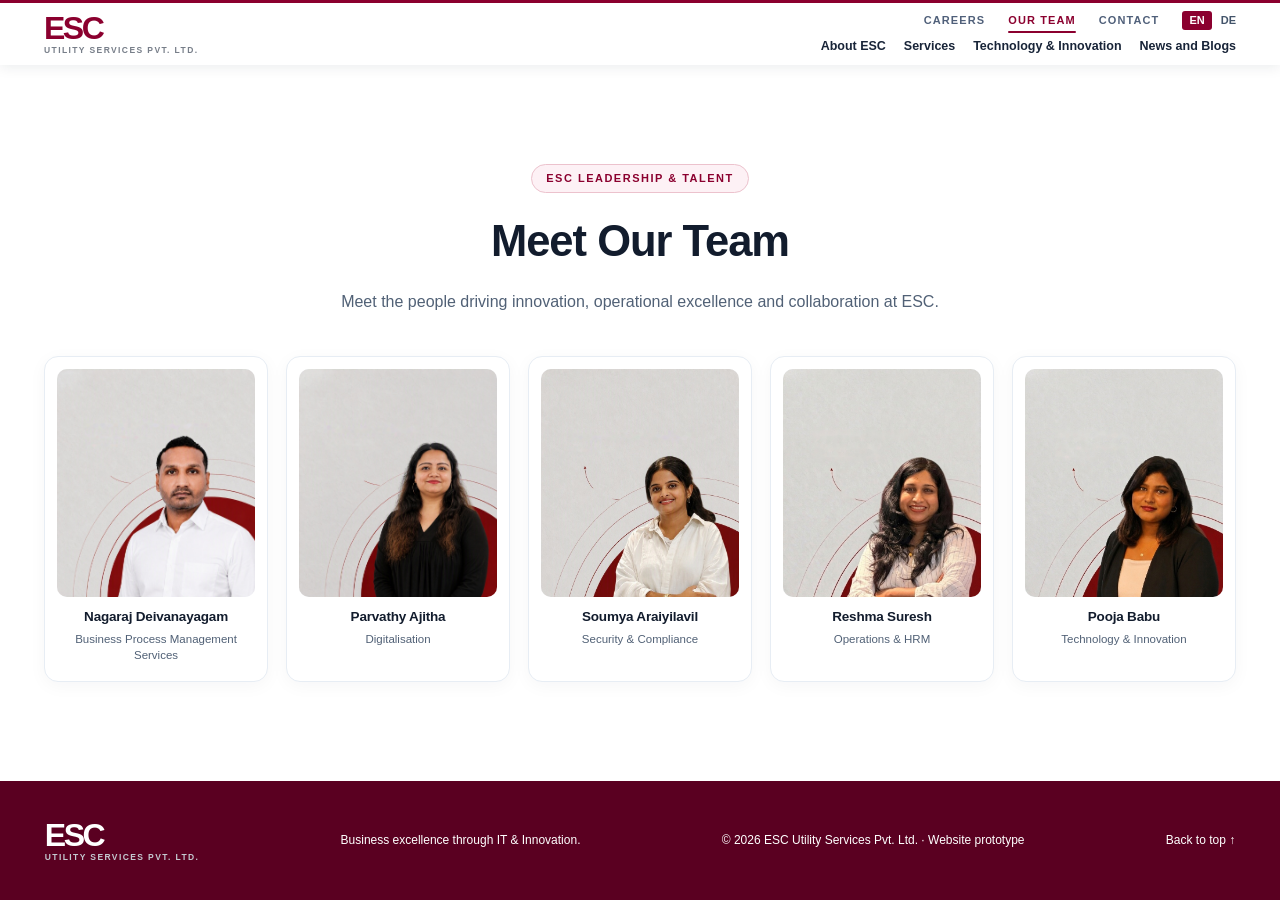
<file: ESC_Complete_Website/team.html>
<!DOCTYPE html>
<html lang="en">
<head>
  <meta charset="utf-8"/>
  <meta content="width=device-width,initial-scale=1" name="viewport"/>
  <link href="styles.css?v=20261123_exactmatch" rel="stylesheet"/>
  <title data-en="Our Team | ESC Utility Services Pvt. Ltd." data-de="Unser Team | ESC Utility Services Pvt. Ltd.">Our Team | ESC Utility Services Pvt. Ltd.</title>
</head>
<body>
  <header class="site-header">
    <div class="topbar">
      <a class="brand" href="index.html#home">
        <b>ESC</b>
        <small>UTILITY SERVICES PVT. LTD.</small>
      </a>
      <div class="toplinks">
        <a href="careers.html" data-en="Careers" data-de="Karriere">Careers</a>
        <a class="nav-active" href="management.html" data-en="Our Team" data-de="Unser Team">Our Team</a>
        <a href="contact.html" data-en="Contact" data-de="Kontakt">Contact</a>
        <span class="lang">
          <button class="chosen" data-lang="en" type="button">EN</button>
          <button class="" data-lang="de" type="button">DE</button>
        </span>
      </div>
    </div>
    <div class="navrow">
      <nav aria-label="Main navigation">
        <a href="about.html" data-en="About ESC" data-de="Über ESC">About ESC</a>
        <a href="services.html" data-en="Services" data-de="Leistungen">Services</a>
        <a href="innovation.html" data-en="Technology &amp; Innovation" data-de="Technologie &amp; Innovation">Technology &amp; Innovation</a>
        <a href="news-and-blogs.html" data-en="News and Blogs" data-de="News und Blogs">News and Blogs</a>
      </nav>
      <button aria-label="Toggle menu" class="menu" id="menu" type="button">☰</button>
    </div>
  </header>

  <main class="standalone-main">
        <section class="section team-section" id="team">
      <div class="team-header">
        <span class="eyebrow team-pill" data-en="ESC LEADERSHIP &amp; TALENT" data-de="ESC FÜHRUNG &amp; EXPERTEN">ESC LEADERSHIP &amp; TALENT</span>
        <h1 data-en="Meet Our Team" data-de="Unser Team">Meet Our Team</h1>
        <p class="team-subtitle" data-en="Meet the people driving innovation, operational excellence and collaboration at ESC." data-de="Lernen Sie die Menschen kennen, die Innovation, operative Exzellenz und Zusammenarbeit bei ESC vorantreiben.">Meet the people driving innovation, operational excellence and collaboration at ESC.</p>
      </div>

      <div class="team-grid">
        <!-- 1. Nagaraj Deivanayagam -->
        <article class="team-card">
          <div class="team-card-image-wrap">
            <img src="assets/team-nagaraj.jpg" alt="Nagaraj Deivanayagam - Business Process Management Services" class="team-card-img" loading="lazy" />
          </div>
          <div class="team-card-info">
            <h3 class="team-card-name">Nagaraj Deivanayagam</h3>
            <p class="team-card-dept" data-en="Business Process Management Services" data-de="Business Process Management Services">Business Process Management Services</p>
          </div>
        </article>

        <!-- 2. Parvathy Ajitha -->
        <article class="team-card">
          <div class="team-card-image-wrap">
            <img src="assets/team-parvathy.jpg" alt="Parvathy Ajitha - Digitalisation" class="team-card-img" loading="lazy" />
          </div>
          <div class="team-card-info">
            <h3 class="team-card-name">Parvathy Ajitha</h3>
            <p class="team-card-dept" data-en="Digitalisation" data-de="Digitalisierung">Digitalisation</p>
          </div>
        </article>

        <!-- 3. Soumya Araiyilavil -->
        <article class="team-card">
          <div class="team-card-image-wrap">
            <img src="assets/team-soumya.jpg" alt="Soumya Araiyilavil - Security & Compliance" class="team-card-img" loading="lazy" />
          </div>
          <div class="team-card-info">
            <h3 class="team-card-name">Soumya Araiyilavil</h3>
            <p class="team-card-dept" data-en="Security &amp; Compliance" data-de="Sicherheit &amp; Compliance">Security &amp; Compliance</p>
          </div>
        </article>

        <!-- 4. Reshma Suresh -->
        <article class="team-card">
          <div class="team-card-image-wrap">
            <img src="assets/team-reshma.jpg" alt="Reshma Suresh - Operations & HRM" class="team-card-img" loading="lazy" />
          </div>
          <div class="team-card-info">
            <h3 class="team-card-name">Reshma Suresh</h3>
            <p class="team-card-dept" data-en="Operations &amp; HRM" data-de="Betrieb &amp; Personalwesen">Operations &amp; HRM</p>
          </div>
        </article>

        <!-- 5. Pooja Babu -->
        <article class="team-card">
          <div class="team-card-image-wrap">
            <img src="assets/team-pooja.jpg" alt="Pooja Babu - Technology & Innovation" class="team-card-img" loading="lazy" />
          </div>
          <div class="team-card-info">
            <h3 class="team-card-name">Pooja Babu</h3>
            <p class="team-card-dept" data-en="Technology &amp; Innovation" data-de="Technologie &amp; Innovation">Technology &amp; Innovation</p>
          </div>
        </article>
      </div>
    </section>
  </main>

  <footer>
    <div class="brand">
      <b>ESC</b>
      <small>UTILITY SERVICES PVT. LTD.</small>
    </div>
    <p data-en="Business excellence through IT &amp; Innovation." data-de="Geschäftliche Exzellenz durch IT &amp; Innovation.">Business excellence through IT &amp; Innovation.</p>
    <p>© <span id="year"></span> ESC Utility Services Pvt. Ltd. · <span data-en="Website prototype" data-de="Website-Prototyp">Website prototype</span></p>
    <a href="index.html#home" data-en="Back to top ↑" data-de="Nach oben ↑">Back to top ↑</a>
  </footer>
  <script src="secondary.js?v=20261124_i18n"></script>
<script src="lang.js?v=20261124_1"></script>
</body>
</html>
</file>
<file: ESC_Complete_Website/styles.css>
*{box-sizing:border-box}html{height:100%;scroll-behavior:smooth;scroll-padding-top:115px}body{min-height:100%;min-height:100dvh;margin:0;display:flex;flex-direction:column;font:15px/1.6 "Segoe UI",Arial,sans-serif;color:#182438;background:white}a{text-decoration:none;color:inherit}button,input,textarea{font:inherit}button{cursor:pointer}:root{--maroon:#87002e;--ink:#182438;--soft:#f0f5fb}.site-header{position:sticky;top:0;z-index:100;background:#fff;box-shadow:0 2px 13px #0b243016}.topbar{height:65px;padding:0 6%;display:flex;align-items:center;justify-content:space-between;border-bottom:1px solid #e7ebef}.brand{display:block;line-height:1}.brand b{display:block;font-size:38px;color:var(--maroon);letter-spacing:-3px;font-weight:900}.brand small{display:block;font-size:9px;color:#777e89;letter-spacing:1.5px;margin-top:3px;font-weight:600}.toplinks{display:flex;align-items:center;gap:28px;font-size:11px;text-transform:uppercase;letter-spacing:1.2px;color:#50607a;font-weight:650}.toplinks a:hover,.navrow a:hover{color:var(--maroon)}.lang{display:flex;gap:2px}.lang button{border:0;background:white;color:#43546a;padding:6px 9px;font-size:12px}.lang .chosen{background:var(--maroon);color:white;border-radius:3px}.navrow{height:49px;display:flex;align-items:center;justify-content:center}.navrow nav{display:flex;gap:42px;font-size:14px;font-weight:500}.menu{display:none}.hero{min-height:calc(100svh - 114px);height:650px;position:relative;background:#071522;color:white;display:flex;align-items:center;isolation:isolate;overflow:hidden}.hero-video{position:absolute;inset:0;width:100%;height:100%;object-fit:cover;object-position:center;z-index:-1;pointer-events:none}.hero:before{content:'';position:absolute;inset:0;background:linear-gradient(90deg,#071522e8 0%,#071522a9 36%,#07152215 82%)}.hero-copy{position:relative;z-index:1;margin-left:max(3.5%,calc((100vw - 1480px)/2));width:min(840px,60%)}.eyebrow{font-size:11px;letter-spacing:2px;color:var(--maroon);font-weight:800}.eyebrow.light{color:#f7f7f7}.hero h1{font-size:clamp(37px,4.4vw,70px);line-height:1.13;letter-spacing:-1.5px;margin:22px 0}.hero h1 em{font-style:normal;color:#ed9fba}.hero-copy p{font-size:clamp(15px,1.05vw,18px);line-height:1.65;max-width:670px}.hero-actions{display:flex;gap:16px;flex-wrap:wrap;margin-top:27px}.btn{display:inline-flex;align-items:center;justify-content:center;background:var(--maroon);color:white;border:1px solid var(--maroon);border-radius:5px;padding:14px 23px;font-size:13px;font-weight:700}.btn:hover{filter:brightness(1.12)}.btn.outline{background:#101d2d44;border-color:#fff}.btn.blue{background:var(--maroon);border-color:var(--maroon)}.iso{position:absolute;z-index:2;right:max(3.5%,calc((100vw - 1480px)/2));top:45px;bottom:auto;display:flex;align-items:center;gap:17px;padding:15px 21px;background:#fff;color:var(--ink);border-radius:11px;box-shadow:0 8px 30px #0004;max-width:400px}.iso strong{font-size:15px}.iso small{display:block;color:#5b6473;line-height:1.4;margin-top:5px}.shield{background:var(--maroon);color:white;font-size:28px;clip-path:polygon(50% 0,95% 15%,90% 65%,50% 100%,10% 65%,5% 15%);height:60px;width:54px;flex:none;display:grid;place-items:center}.services-section{position:relative;height:calc(100svh - 114px);min-height:630px;background:#152c38;color:#fff;overflow:hidden;margin-top:36px}.service-bgs,.service-bg{position:absolute;inset:0}.service-bg{background-position:center;background-size:cover;opacity:0;transition:opacity .55s ease}.service-bg.selected{opacity:1}.services-section:after{content:'';position:absolute;inset:0;pointer-events:none;background:linear-gradient(180deg,#081e3090 0%,#081e3020 35%,#081e30a0 100%)}.services-title{position:absolute;top:9%;left:max(3.5%,calc((100vw - 1480px)/2));z-index:2}.services-title h2{font-size:clamp(27px,2.7vw,42px);font-weight:450;margin:10px 0}.services-title p{margin:0;font-size:14px}
/* Interactive Services Selection: full-height columns with hover reveal (teaser-slider style) */
.service-panels {
  --per: 4;
  position: absolute;
  inset: 0;
  z-index: 3;
  padding: 0 max(3.5%, calc((100vw - 1480px) / 2));
}
.service-track {
  display: flex;
  height: 100%;
  overflow-x: auto;
  overflow-y: hidden;
  scroll-snap-type: x mandatory;
  scroll-behavior: smooth;
  overscroll-behavior-x: contain;
  scrollbar-width: none;
}
.service-track::-webkit-scrollbar {
  display: none;
}
.service-col {
  position: relative;
  flex: 0 0 calc(100% / var(--per));
  display: flex;
  flex-direction: column;
  justify-content: flex-end;
  scroll-snap-align: start;
  cursor: pointer;
}
.service-glass-card {
  position: relative;
  min-height: 50%;
  display: flex;
  flex-direction: column;
  justify-content: flex-end;
  padding: clamp(20px, 1rem + 1.25vw, 40px) clamp(16px, 1.6vw, 40px) 40px;
  background-color: transparent;
  transition: background-color .3s ease-in-out, backdrop-filter .3s ease-in-out, -webkit-backdrop-filter .3s ease-in-out;
}
.service-glass-card::after {
  content: "";
  position: absolute;
  right: 0;
  bottom: 0;
  width: 1px;
  height: 100%;
  background: rgba(255, 255, 255, .2);
}
.service-col.open .service-glass-card {
  background-color: rgba(0, 0, 0, .05);
  backdrop-filter: blur(50px);
  -webkit-backdrop-filter: blur(50px);
}
.service-glass-card .num {
  font-size: 11px;
  letter-spacing: 2px;
  color: #b2c9e2;
  font-weight: 700;
  margin-bottom: 12px;
}
.service-glass-card h3 {
  font-size: clamp(17px, 1.35vw, 24px);
  font-weight: 700;
  line-height: 1.24;
  color: #ffffff;
  margin: 0;
  text-transform: uppercase;
  letter-spacing: -.2px;
  hyphens: auto;
  text-shadow: 0 2px 8px rgba(0, 0, 0, .35);
}
.service-reveal {
  max-height: 0;
  opacity: 0;
  overflow: hidden;
  visibility: hidden;
  transition: max-height .3s ease-in-out, opacity .3s ease-in-out, visibility 0s linear .3s;
}
.service-col.open .service-reveal {
  max-height: 280px;
  opacity: 1;
  visibility: visible;
  transition: max-height .5s ease-in-out, opacity 1s ease-in-out, visibility 0s;
}
.service-glass-card .desc {
  font-size: 13.5px;
  line-height: 1.6;
  color: #dbe4ef;
  margin: 18px 0 24px;
}
.service-learn-btn {
  background: transparent;
  border: 0;
  padding: 0;
  display: inline-flex;
  align-items: center;
  gap: 10px;
  color: #ffffff;
  font-size: 12px;
  font-weight: 800;
  letter-spacing: 1px;
  cursor: pointer;
  transition: transform .25s ease, color .25s ease;
  text-decoration: none;
}
.service-learn-btn:hover {
  color: #ff9bbb;
  transform: translateX(4px);
}
.service-learn-btn .arrow-circle {
  display: inline-grid;
  place-items: center;
  width: 28px;
  height: 28px;
  border-radius: 50%;
  border: 1px solid rgba(255, 255, 255, .45);
  font-size: 14px;
  transition: border-color .25s ease;
}
.service-learn-btn:hover .arrow-circle {
  border-color: #ff9bbb;
}
.service-nav {
  position: absolute;
  top: 50%;
  z-index: 4;
  width: 40px;
  height: 40px;
  margin-top: -20px;
  display: grid;
  place-items: center;
  padding: 0;
  border: 1px solid #ffffff;
  border-radius: 50%;
  background: transparent;
  color: #ffffff;
  cursor: pointer;
  opacity: 1;
  transition: opacity .5s ease-in-out, background-color .3s ease-in-out, color .3s ease-in-out;
}
.service-nav svg {
  width: 18px;
  height: 18px;
}
.service-nav.prev {
  left: 10px;
}
.service-nav.prev svg {
  transform: rotate(180deg);
}
.service-nav.next {
  right: 10px;
}
.service-nav:hover,
.service-nav:focus-visible {
  background: #ffffff;
  color: #162b40;
}
.service-nav:disabled {
  opacity: 0;
  pointer-events: none;
}

@media (max-width: 1199px) {
  .service-panels {
    --per: 3;
  }
  .service-glass-card {
    min-height: 0;
  }
}
@media (max-width: 991px) {
  .service-panels {
    --per: 2;
  }
  /* Like the reference: below 992px every column shows its description */
  .service-reveal,
  .service-col.open .service-reveal {
    max-height: none;
    opacity: 1;
    visibility: visible;
  }
}
@media (max-width: 950px) {
  .services-section {
    height: auto;
    min-height: 720px;
  }
}
@media (max-width: 767px) {
  .service-panels {
    --per: 1;
  }
}
@media (max-width: 650px) {
  .services-section#services {
    height: auto;
    min-height: 640px;
  }
  .services-title {
    top: 30px;
    left: 20px;
    right: 20px;
  }
  .service-panels {
    padding: 0 20px;
  }
  .service-glass-card {
    padding: 22px 20px 28px;
  }
}
.section{padding:90px max(3.5%,calc((100vw - 1480px)/2))}.section h2{font-size:clamp(29px,2.8vw,44px);line-height:1.2;letter-spacing:-.6px;margin:10px 0 22px}.section p{color:#516176}.about{display:grid;grid-template-columns:1fr 1fr;gap:70px;align-items:center}.about-img img{width:100%;height:350px;object-fit:cover;border-radius:12px;box-shadow:0 16px 30px #16294016}.about h2 span{color:var(--maroon)}.text-link{color:var(--maroon);font-weight:700;display:inline-block;margin-top:10px}.tech{background:#f8f9fb}.section-heading{text-align:center;max-width:690px;margin:0 auto 35px}.section-heading p{margin:0}.tech-grid{display:grid;grid-template-columns:repeat(4,1fr);gap:15px}.tech-grid article{padding:28px 22px;background:white;border:1px solid #e6e9ef;border-radius:9px;box-shadow:0 8px 24px #1a2b3c09}.tech-grid article span{color:var(--maroon);font-weight:800}.tech-grid h3{font-size:18px;line-height:1.3}.tech-grid p{font-size:13px}.careers{display:grid;grid-template-columns:1fr 1fr;align-items:center;gap:50px}.careers img{width:100%;height:335px;object-fit:cover;border-radius:12px;box-shadow:0 14px 26px #1a304020}.careers p{max-width:520px}.insights{background:#faf5f7}.insight-sub{font-size:18px;font-weight:700;border-left:3px solid var(--maroon);padding-left:12px;margin-bottom:16px}.news-grid{display:grid;grid-template-columns:repeat(3,1fr);gap:22px}.news-card{background:#fff;border-radius:9px;overflow:hidden;box-shadow:0 8px 25px #1c2c4210}.news-img{height:195px;background-size:cover;background-position:center}.n1{background-image:url('assets/news-hackathon.jpg')}.n2{background-image:url('assets/blog-sap-ai.jpg')}.n3{background-image:url('assets/blog-ai-utilities.jpg')}.news-body{padding:19px}.news-meta{display:flex;justify-content:space-between;font-size:11px;color:#71809a}.news-meta span{background:#f8e6ed;color:#87002e;padding:3px 9px;border-radius:20px}.news-body h3{font-size:18px;line-height:1.35;margin:13px 0 8px}.news-body p{font-size:13px}.news-body button{border:0;background:none;color:var(--maroon);font-weight:700;padding:0}.demo-note{font-size:11px;text-align:right}.leadership{background:#fafbfe}.leaders{max-width:840px;margin:0 auto;display:grid;gap:28px}.leader{background:#fff;border:1px solid #d6dfea;border-radius:15px;box-shadow:0 3px 4px #0002;padding:26px;display:grid;grid-template-columns:1.15fr .85fr;align-items:center;gap:30px}.leader img{width:100%;height:260px;object-fit:cover;object-position:center top;border-radius:10px}.leader h3{font-size:25px;line-height:1.15;margin:0 0 9px}.leader p{font-size:13px}.leader hr{border:0;border-top:1px solid #e4eaf0;margin:18px 0}.leader small{color:#8490a2;margin-right:15px}.leader a{color:var(--maroon);font-size:13px;font-weight:700}.contact{display:grid;grid-template-columns:1fr 1fr;gap:65px;background:#fff}.contact form{display:grid;gap:14px}.contact label{font-weight:650;font-size:13px}.contact input,.contact textarea{display:block;width:100%;margin-top:6px;border:1px solid #d3dbe5;padding:12px;border-radius:5px;background:#fbfcfe}.contact form small{color:#687687}.contact button{justify-self:start}footer{background:#57001f;color:#f1e7ec;padding:38px max(3.5%,calc((100vw - 1480px)/2));display:flex;justify-content:space-between;align-items:center;gap:25px;flex-wrap:wrap;font-size:12px}footer .brand small{color:#c4c8d0}footer .brand b{color:#fff}dialog{border:0;border-radius:14px;max-width:680px;width:calc(100% - 30px);padding:40px;box-shadow:0 20px 70px #0005}dialog::backdrop{background:#081624a8}.close{position:absolute;right:15px;top:8px;border:0;background:none;font-size:32px;color:#354458}@media(max-width:950px){.hero-copy{width:78%}.iso{top:30px;bottom:auto}.tech-grid{grid-template-columns:repeat(2,1fr)}.about,.careers,.contact{gap:30px}}@media(max-width:650px){.topbar{height:65px;padding:0 18px}.toplinks{gap:12px}.toplinks a:nth-child(1){display:none}.navrow{justify-content:flex-end;padding:0 18px}.navrow nav{display:none;position:absolute;top:114px;left:0;right:0;background:white;flex-direction:column;gap:0;padding:16px 25px;box-shadow:0 12px 20px #0002}.navrow nav.open{display:flex}.navrow nav a{padding:10px}.menu{display:block;background:white;border:0;font-size:23px}.hero{height:auto;min-height:750px;align-items:flex-start}.hero-copy{margin:70px 25px 0;width:calc(100% - 50px)}.hero h1{font-size:40px}.hero p{font-size:14px}.iso{left:20px;right:20px;top:auto;bottom:25px;max-width:none}.services-section{height:1000px}.section{padding:65px 22px}.about,.careers,.contact{grid-template-columns:1fr}.about-img img,.careers img{height:250px}.tech-grid,.news-grid{grid-template-columns:1fr}.leader{grid-template-columns:1fr}.leader img{height:290px}.leader h3{font-size:22px}footer{padding:30px 22px}}
/* Requested company metrics between hero and services */
.stats-strip{min-height:145px;background:linear-gradient(110deg,#74002a,#9b1645 54%,#640027);color:#fff;display:flex;align-items:center;justify-content:center;padding:20px max(3.5%,calc((100vw - 1480px)/2));gap:0;position:relative;overflow:hidden}
.stats-strip:after{content:"";position:absolute;right:0;top:0;width:40%;height:100%;background:radial-gradient(circle at 20% 35%,#ffffff16 2px,transparent 3px),linear-gradient(120deg,transparent 20%,#ffffff08 21%,transparent 22%);background-size:70px 70px,100% 100%;pointer-events:none}
.stats-strip .stat{min-width:205px;text-align:center;padding:0 42px;border-left:1px solid #ffffff55;position:relative;z-index:1}
.stats-strip .stat:last-child{border-right:1px solid #ffffff55}
.stats-strip strong{font-size:38px;line-height:1.1;display:block;font-weight:800}
.stats-strip span{font-size:13px;display:block;margin-top:6px}
.services-section{margin-top:0}
/* Each panel shows its own photo, and selected one gets the maroon tint */
/* Exact two-row header: top utility links above main navigation */
.topbar{min-height:65px}.navrow{border-bottom:1px solid #e8ebef}
.careers{background:#fff;grid-template-columns:1fr 1fr;gap:50px}
.careers img{object-fit:cover;object-position:center;height:335px;image-rendering:auto}
@media(max-width:650px){.stats-strip{min-height:120px;padding:15px 8px}.stats-strip .stat{min-width:0;flex:1;padding:0 7px}.stats-strip strong{font-size:27px}.stats-strip span{font-size:10px}.careers{grid-template-columns:1fr}.careers img{height:auto;aspect-ratio:447/333}}
/* ESC latest revision */
.stats{min-height:155px;background:linear-gradient(110deg,#710026,#97003b 55%,#650024);color:white;display:flex;align-items:center;justify-content:center;padding:25px max(3.5%,calc((100vw - 1480px)/2));gap:0}
.stat{flex:1;max-width:320px;text-align:center;padding:6px 20px;border-left:1px solid #ffffff50}.stat:last-child{border-right:1px solid #ffffff50}.stat strong{display:block;font-size:clamp(29px,3vw,45px);line-height:1.2}.stat span{font-size:13px}
.services-section{margin-top:0}
.standalone-main, main, .careers-main, .tech-main, .svc-main { flex: 1 0 auto; display: flex; flex-direction: column; }
.standalone-main > .section { margin-top: auto; margin-bottom: auto; padding-top: clamp(40px, 5vh, 80px); padding-bottom: clamp(40px, 5vh, 80px); }
footer { margin-top: auto; flex-shrink: 0; }
.careers img{object-fit:cover;object-position:center}
@media(max-width:650px){.stats{padding:22px 8px;min-height:125px}.stat{padding:5px}.stat strong{font-size:27px}.stat span{font-size:10px}}
/* 2026 ESC contact and corporate maroon refinements */
:root{--maroon:#8b002f;--maroon-dark:#5a0021;--ink:#172238}
.site-header{border-top:3px solid var(--maroon)}
.topbar{height:59px}.navrow{height:52px}.toplinks{font-size:12px}.navrow nav{gap:44px}
.btn.blue{background:var(--maroon);border-color:var(--maroon)}
footer{background:var(--maroon-dark)!important;color:#fff}
.news-meta span{background:#f8e6ed;color:var(--maroon)}
.contact-hero{background-color:#ffffff;background-image:radial-gradient(circle at 85% 15%,#fff1f4 0%,transparent 60%);padding:85px max(3.5%,calc((100vw - 1480px)/2)) 90px;border-bottom:1px solid #edf1f6}
.contact-shell{max-width:1480px;margin:auto}.contact-pill{display:inline-block;border:1px solid #ecc2cc;border-radius:30px;padding:6px 14px;background:#fdf2f4;color:#87002e;font-size:10px;font-weight:700;letter-spacing:1.4px}
.contact-hero h1{font-size:clamp(46px,5.2vw,77px);line-height:1.08;letter-spacing:-2px;margin:25px 0 18px;color:var(--ink)}.contact-hero h1 span{color:var(--maroon)}.contact-hero p{max-width:630px;color:#516179;font-size:17px}
.contact-methods{display:flex;justify-content:center;gap:16px;padding:38px 20px;background:#ffffff;border-bottom:1px solid #edf1f6}.method{width:290px;min-height:72px;border:1px solid #e2e8f0;border-radius:13px;background:white;display:flex;gap:15px;align-items:center;padding:15px 19px;box-shadow:0 3px 12px rgba(0,0,0,0.03);transition:all .25s ease}.method:hover{border-color:#ecc2cc;transform:translateY(-2px);box-shadow:0 6px 18px rgba(135,0,46,0.08)}.method-icon{border:1px solid #e7bbc5;border-radius:10px;background:#fdf2f4;color:var(--maroon);font-size:22px;width:39px;height:39px;display:grid;place-items:center}.method small{display:block;font-size:9px;letter-spacing:1px;color:#60728c;font-weight:800}.method strong{display:block;font-size:13px;color:var(--ink)}
.locations-section{padding:75px max(3.5%,calc((100vw - 1480px)/2)) 90px;background:#fbfcfe;border-bottom:1px solid #edf1f6}.locations-section .section-heading{margin-bottom:32px}.location-tabs{display:flex;justify-content:center;gap:10px;margin:0 0 30px}.location-tabs button{border:1px solid #dce4ed;background:#fff;color:#32445b;border-radius:30px;padding:12px 27px;font-size:11px;font-weight:800;letter-spacing:1.4px;transition:all .2s ease}.location-tabs button.active{background:var(--maroon);color:#fff;border-color:var(--maroon);box-shadow:0 4px 14px rgba(135,0,46,0.22)}
.location-card{max-width:1400px;margin:auto;display:grid;grid-template-columns:42% 58%;border:1px solid #e2e8f0;background:#fff;border-radius:16px;overflow:hidden;box-shadow:0 10px 30px rgba(24,47,72,0.06);min-height:430px}.location-details{padding:30px;display:flex;flex-direction:column}.location-micro{display:flex;justify-content:space-between;gap:10px;border-bottom:1px solid #edf1f6;padding-bottom:17px;margin-bottom:20px;color:var(--maroon);font-size:10px;font-weight:700}.location-micro span:first-child{color:#55687d;background:#f2f5f8;border-radius:20px;padding:2px 8px}.location-details .eyebrow{font-size:10px}.location-details h3{font-size:25px;line-height:1.25;margin:7px 0 14px}.location-details p{font-size:14px;line-height:1.85;color:#516179;margin:0 0 20px}.location-contact{border-top:1px solid #edf1f6;padding:17px 0;display:grid;gap:9px}.location-contact a{font-size:13px;color:#34445d}.location-directions{margin-top:auto;text-align:center;font-size:11px;padding:12px}.location-map{min-height:430px;background:#f4f6f9}.location-map iframe{border:0;width:100%;height:100%;min-height:430px;display:block}
.leadership{background:#ffffff;border-bottom:1px solid #edf1f6}.leadership .section-heading{max-width:640px}.leadership .leader{max-width:850px;border:1px solid #e2e8f0;box-shadow:0 6px 20px rgba(24,47,72,0.05)}.leadership .leader img{height:265px}.leadership .leader a{color:var(--maroon)}
.inquiry-section{background:#fbfcfe;padding:75px 20px 95px}.inquiry-card{background:#ffffff;max-width:800px;margin:auto;border:1px solid #e2e8f0;border-radius:19px;padding:48px;box-shadow:0 12px 35px rgba(24,47,72,0.06)}.inquiry-card .section-heading{margin-bottom:28px}.inquiry-card h2{font-size:35px;margin:10px 0}.inquiry-form{display:grid;grid-template-columns:1fr 1fr;gap:20px}.inquiry-form label{font-size:11px;font-weight:800;letter-spacing:1px;color:#4f5e74}.inquiry-form input,.inquiry-form select,.inquiry-form textarea{display:block;width:100%;margin-top:7px;border:1px solid #d4dde7;border-radius:10px;background:#ffffff;padding:13px;color:#182438;letter-spacing:normal;transition:border-color .2s,box-shadow .2s}.inquiry-form input:focus,.inquiry-form select:focus,.inquiry-form textarea:focus{outline:none;border-color:var(--maroon);box-shadow:0 0 0 3px rgba(135,0,46,0.08)}.inquiry-form .full{grid-column:1/-1}.inquiry-form button{width:100%;border-radius:9px}.form-note{text-align:center;color:#74839a;font-size:11px}
@media(max-width:700px){.contact-hero{padding:60px 22px 75px}.contact-methods{flex-wrap:wrap}.method{width:min(100%,350px)}.location-card{grid-template-columns:1fr}.location-map{min-height:330px}.location-map iframe{min-height:330px}.location-details{padding:24px}.inquiry-card{padding:27px 18px}.inquiry-form{grid-template-columns:1fr}.inquiry-card h2{font-size:27px}}
/* November 16 header alignment and About ESC mission redesign */
@media (min-width: 981px) {
  .hero { min-height: calc(100svh - 74px); }
  .site-header {
    display: grid;
    grid-template-columns: auto 1fr;
    grid-template-rows: auto auto;
    align-items: center;
    padding: 8px clamp(16px, 3.5vw, 44px) 9px;
    row-gap: 4px;
    background: #ffffff;
    overflow: visible;
  }
  .topbar, .navrow { display: contents; }
  .brand { grid-column: 1; grid-row: 1 / span 2; align-self: center; flex-shrink: 0; }
  .brand b { font-size: 32px; letter-spacing: -2.5px; }
  .brand small { font-size: 8.5px; margin-top: 2px; letter-spacing: 1.4px; }
  .toplinks {
    grid-column: 2;
    grid-row: 1;
    justify-self: end;
    margin-left: 0;
    display: flex;
    align-items: center;
    justify-content: flex-end;
    gap: clamp(14px, 1.8vw, 24px);
    width: auto;
    font-size: 11px;
    letter-spacing: 1.1px;
    white-space: nowrap;
  }
  .lang { display: inline-flex; align-items: center; gap: 2px; }
  .lang button { padding: 3px 7px; font-size: 11px; line-height: 1.2; }
  .lang button:last-child:not(.chosen) { padding-right: 0; }
  .navrow nav {
    grid-column: 2;
    grid-row: 2;
    justify-self: end;
    display: flex;
    align-items: center;
    justify-content: flex-end;
    gap: clamp(10px, 1.4vw, 22px);
    width: auto;
    font-size: clamp(12.5px, 0.95vw, 13.5px);
    font-weight: 550;
    padding-top: 2px;
    white-space: nowrap;
    flex-wrap: nowrap;
  }
  .navrow nav a {
    flex-shrink: 0;
    white-space: nowrap;
    display: inline-block;
  }
}
@media (max-width: 980px) {
  .site-header {
    display: flex;
    align-items: center;
    justify-content: space-between;
    padding: 8px 18px;
    position: sticky;
    top: 0;
    z-index: 100;
    background: #ffffff;
    box-shadow: 0 2px 10px rgba(11,36,48,.07);
  }
  .topbar {
    display: flex;
    align-items: center;
    gap: 14px;
    padding: 0;
    flex: 1;
    justify-content: space-between;
  }
  .brand b { font-size: 28px; }
  .brand small { font-size: 8px; }
  .toplinks { gap: 10px; font-size: 11px; }
  .toplinks a { display: none; }
  .lang button { padding: 4px 7px; font-size: 11px; }
  .navrow {
    padding: 0;
    margin-left: 10px;
    display: flex;
    align-items: center;
  }
  .navrow nav {
    display: none;
    position: absolute;
    top: 100%;
    left: 0;
    right: 0;
    background: #ffffff;
    flex-direction: column;
    gap: 0;
    padding: 12px 22px 18px;
    box-shadow: 0 14px 28px rgba(0,0,0,.12);
    border-top: 1px solid #eef2f6;
    max-height: 82vh;
    overflow-y: auto;
  }
  .navrow nav.open { display: flex; }
  .navrow nav a {
    padding: 12px 0;
    border-bottom: 1px solid #f0f4f8;
    font-size: 14.5px;
    color: #182438;
    font-weight: 550;
    white-space: normal;
  }
  .navrow nav a:last-child { border-bottom: none; }
  .navrow nav a.nav-active {
    color: var(--maroon);
    font-weight: 700;
  }
  .menu {
    display: block;
    background: #ffffff;
    border: 0;
    font-size: 24px;
    color: var(--maroon);
    padding: 3px 6px;
    line-height: 1;
    cursor: pointer;
  }
}
/* ESC Careers Page Redesign (scoped to careers.html) */
.toplinks a.nav-active{color:var(--maroon);position:relative}
.toplinks a.nav-active::after{content:'';position:absolute;left:0;right:0;bottom:-5px;height:2px;background:var(--maroon);border-radius:2px}
.careers-main{background:#fff}
.careers-container{max-width:1480px;margin:0 auto;padding:0 clamp(20px, 3.5vw, 44px)}
.careers-eyebrow{display:inline-flex;align-items:center;gap:10px;font-size:11px;font-weight:800;letter-spacing:1.8px;color:var(--maroon);text-transform:uppercase}
.careers-eyebrow::before{content:'';width:28px;height:2px;background:var(--maroon);border-radius:2px;flex:none}
.careers-btn-primary{display:inline-flex;align-items:center;justify-content:center;gap:12px;background:linear-gradient(135deg,#9a0d3d 0%,#740027 100%);color:#fff;border:0;border-radius:8px;padding:13px 24px;font-size:13.5px;font-weight:700;letter-spacing:.2px;box-shadow:0 8px 20px rgba(139,0,47,.25);transition:transform .2s ease,box-shadow .2s ease,filter .2s ease;cursor:pointer;white-space:nowrap}
.careers-btn-primary:hover{transform:translateY(-2px);box-shadow:0 12px 26px rgba(139,0,47,.34);filter:brightness(1.06)}
.careers-btn-primary .btn-arrow{display:inline-block;transition:transform .2s ease}
.careers-btn-primary:hover .btn-arrow{transform:translateX(4px)}
/* Careers Hero */
.careers-hero{position:relative;overflow:hidden;min-height:470px;display:flex;align-items:center;background:#dde1e5;border-bottom:1px solid #e6eaee}
.careers-hero-bg{position:absolute;inset:0;background:url('assets/careers-hero.jpg?v=20261118_hero2') right 18%/cover no-repeat}
.careers-hero::after{content:'';position:absolute;inset:0;background:linear-gradient(90deg,rgba(227,231,235,.78) 0%,rgba(227,231,235,.42) 32%,rgba(227,231,235,0) 46%);pointer-events:none}
.careers-hero-inner{position:relative;z-index:2;width:100%;padding-top:68px;padding-bottom:72px}
.careers-hero-copy{max-width:455px}
.careers-hero-copy h1{font-size:clamp(34px,3.6vw,50px);line-height:1.12;letter-spacing:-1.1px;font-weight:800;color:#162135;margin:14px 0 18px}
.careers-hero-copy h1 span{color:var(--maroon)}
.careers-hero-copy p{font-size:15.5px;line-height:1.65;color:#3d4d63;max-width:445px;margin:0 0 28px}
/* Careers Benefits */
.careers-benefits{position:relative;background:#fbf8f9;background-image:radial-gradient(ellipse 55% 65% at 96% 52%,rgba(139,0,47,.06) 0%,transparent 72%);padding:64px 0 54px}
.careers-section-head{margin-bottom:32px}
.careers-section-head h2{font-size:clamp(27px,2.7vw,38px);line-height:1.18;letter-spacing:-.7px;font-weight:800;color:#162135;margin:10px 0 10px}
.careers-section-head h2 span{color:var(--maroon)}
.careers-section-head p{font-size:15px;color:#4f5f75;margin:0;max-width:680px}
.benefits-row-lg{display:grid;grid-template-columns:repeat(2,1fr);gap:22px;margin-bottom:22px}
.benefit-card-lg{position:relative;overflow:hidden;background:#fff;border:1px solid #efe6ea;border-radius:18px;padding:26px 28px;display:flex;align-items:flex-start;gap:20px;box-shadow:0 8px 26px rgba(24,36,56,.055);transition:transform .24s ease,box-shadow .24s ease,border-color .24s ease}
.benefit-card-lg:hover{transform:translateY(-4px);box-shadow:0 16px 34px rgba(139,0,47,.11);border-color:#e4c3ce}
.benefit-icon-lg{flex:none;width:56px;height:56px;border-radius:14px;background:linear-gradient(145deg,#a61042 0%,#750026 100%);color:#fff;display:grid;place-items:center;box-shadow:0 8px 18px rgba(139,0,47,.25)}
.benefit-icon-lg svg{width:27px;height:27px}
.benefit-copy{position:relative;z-index:1;max-width:360px}
.benefit-copy h3{font-size:19px;font-weight:800;color:#162135;margin:2px 0 8px;line-height:1.25}
.benefit-copy p{font-size:14px;line-height:1.6;color:#4e5e73;margin:0}
.benefit-watermark{position:absolute;right:16px;bottom:-12px;width:96px;height:96px;color:rgba(139,0,47,.085);pointer-events:none}
.benefits-row-sm{display:grid;grid-template-columns:repeat(4,1fr);gap:18px}
.benefit-card-sm{background:#fff;border:1px solid #efe6ea;border-radius:16px;padding:20px 20px 22px;box-shadow:0 6px 20px rgba(24,36,56,.045);transition:transform .24s ease,box-shadow .24s ease,border-color .24s ease}
.benefit-card-sm:hover{transform:translateY(-4px);box-shadow:0 14px 30px rgba(139,0,47,.1);border-color:#e4c3ce}
.benefit-card-sm-head{display:flex;align-items:center;gap:11px;margin-bottom:12px}
.benefit-icon-sm{flex:none;width:36px;height:36px;border-radius:10px;background:#fdf0f4;border:1px solid #f4d6e0;color:var(--maroon);display:grid;place-items:center}
.benefit-icon-sm svg{width:19px;height:19px}
.benefit-card-sm h3{font-size:15.5px;font-weight:800;color:#162135;margin:0;line-height:1.25}
.benefit-card-sm p{font-size:13.5px;line-height:1.6;color:#4f5f75;margin:0}
/* Special Opportunities Image Cards */
.careers-opportunities{background:#fff;padding:42px 0 64px}
.opportunities-grid{display:grid;grid-template-columns:repeat(4,1fr);gap:20px;align-items:stretch}
.opp-card{background:linear-gradient(180deg,#fdf6f8 0%,#f7edf0 100%);border:1px solid #f0e2e7;border-radius:18px;overflow:hidden;display:flex;flex-direction:column;box-shadow:0 6px 22px rgba(24,36,56,.055);transition:transform .26s ease,box-shadow .26s ease,border-color .26s ease}
.opp-card:hover{transform:translateY(-5px);box-shadow:0 18px 36px rgba(139,0,47,.12);border-color:#e2c0cc}
.opp-media{position:relative;height:190px;overflow:hidden;background:#e9eef3}
.opp-media img{width:100%;height:100%;object-fit:cover;display:block;transition:transform .4s ease}
.opp-card:hover .opp-media img{transform:scale(1.05)}
.opp-wave{position:absolute;left:0;right:0;bottom:-1px;width:100%;height:22px;display:block;fill:#fdf6f8;pointer-events:none}
.opp-badge{position:relative;z-index:2;width:44px;height:44px;border-radius:50%;background:linear-gradient(145deg,#a40f40 0%,#750026 100%);color:#fff;border:3px solid #fdf6f8;margin:-28px 0 0 18px;display:grid;place-items:center;box-shadow:0 6px 14px rgba(139,0,47,.26)}
.opp-badge svg{width:20px;height:20px}
.opp-body{padding:12px 20px 24px;flex:1;display:flex;flex-direction:column}
.opp-body h3{font-size:18px;line-height:1.25;font-weight:800;color:#162135;margin:0 0 10px}
.opp-body p{font-size:13.5px;line-height:1.6;color:#4d5c70;margin:0}
/* Current Opportunities */
.careers-openings{position:relative;overflow:hidden;background:linear-gradient(180deg,#faf4f6 0%,#f3e9ed 100%);padding:62px 0 82px;border-top:1px solid #f0e4e8}
.careers-openings::after{content:'';position:absolute;right:-40px;bottom:-36px;width:420px;height:68px;background:linear-gradient(135deg,#9b1040 0%,#680023 100%);transform:rotate(-5deg);border-radius:40px;pointer-events:none;opacity:.92}
.openings-head{margin-bottom:26px}
.openings-sample-tag{display:inline-block;margin-top:10px;font-size:12px;color:#7a5362;background:#f8ebef;border:1px solid #ead1da;border-radius:20px;padding:3px 12px;font-weight:600}
.openings-primary-row{position:relative;z-index:2;display:grid;grid-template-columns:1fr auto;gap:22px;align-items:center}
.openings-featured-grid{display:grid;grid-template-columns:repeat(2,1fr);gap:20px}
.openings-extra-grid{position:relative;z-index:2;display:grid;grid-template-columns:repeat(2,1fr);gap:20px;margin-top:20px}
.openings-extra-grid[hidden]{display:none}
.job-card{width:100%;text-align:left;background:#fff;border:1px solid #ede1e6;border-radius:14px;padding:20px 22px;display:flex;align-items:center;justify-content:space-between;gap:16px;box-shadow:0 6px 20px rgba(24,36,56,.05);transition:transform .22s ease,box-shadow .22s ease,border-color .22s ease}
.job-card:hover{transform:translateY(-3px);border-color:var(--maroon);box-shadow:0 12px 28px rgba(139,0,47,.12)}
.job-card-title{display:block;font-size:16.5px;font-weight:800;color:var(--maroon);margin-bottom:8px}
.job-card-meta{display:flex;flex-wrap:wrap;align-items:center;gap:16px;font-size:12.5px;color:#54647a;font-weight:500}
.job-card-meta span{display:inline-flex;align-items:center;gap:6px}
.job-card-meta svg{width:14px;height:14px;color:#6c7c92;flex:none}
.job-card-arrow{font-size:19px;color:var(--maroon);font-weight:700;transition:transform .2s ease;flex:none}
.job-card:hover .job-card-arrow{transform:translateX(4px)}
.openings-toggle-btn{min-height:48px;padding:13px 26px}
/* Job Detail & Apply Modal */
.job-modal{border:0;border-radius:18px;max-width:620px;width:calc(100% - 28px);padding:34px 36px;box-shadow:0 24px 70px rgba(10,20,34,.32);color:var(--ink)}
.job-modal::backdrop{background:rgba(12,22,36,.62);backdrop-filter:blur(3px)}
.job-modal-badge{display:inline-block;background:#fdf0f4;color:var(--maroon);border:1px solid #ecc7d3;border-radius:20px;padding:4px 12px;font-size:11px;font-weight:750;letter-spacing:.5px;margin-bottom:10px}
.job-modal-head h2{font-size:26px;line-height:1.2;margin:0 0 10px;color:#162135}
.job-modal-meta{display:flex;flex-wrap:wrap;gap:16px;font-size:13px;color:#52637a;margin-bottom:16px}
.job-modal-meta span{display:inline-flex;align-items:center;gap:6px}
.job-modal-meta svg{width:15px;height:15px;color:var(--maroon)}
.job-modal-summary{font-size:14.5px;line-height:1.65;color:#3d4d63;margin:0 0 18px}
.job-modal-list{margin-bottom:16px}
.job-modal-list h3{font-size:13px;text-transform:uppercase;letter-spacing:1px;color:var(--maroon);margin:0 0 8px}
.job-modal-list ul{margin:0;padding-left:18px;color:#425268;font-size:13.5px;line-height:1.6}
.job-modal-list li{margin-bottom:5px}
.job-modal-actions{display:flex;flex-wrap:wrap;gap:12px;margin-top:22px}
.job-btn-secondary{background:#fff;color:#36475e;border:1px solid #d1dce8;border-radius:8px;padding:12px 18px;font-size:13px;font-weight:650;cursor:pointer;transition:border-color .2s,color .2s}
.job-btn-secondary:hover{border-color:var(--maroon);color:var(--maroon)}
.job-apply-form{display:grid;gap:14px;margin-top:12px}
.job-apply-form label{display:block;font-size:12px;font-weight:750;color:#43536a}
.job-apply-form input,.job-apply-form textarea{display:block;width:100%;margin-top:6px;border:1px solid #d3dde8;border-radius:9px;padding:11px 13px;font-size:14px;color:#162135;background:#fff}
.job-apply-form input:focus,.job-apply-form textarea:focus{outline:none;border-color:var(--maroon);box-shadow:0 0 0 3px rgba(139,0,47,.1)}
.job-apply-note{display:block;font-size:11.5px;color:#6d7d92;line-height:1.5}
@media (max-width:1024px){
  .benefits-row-sm{grid-template-columns:repeat(2,1fr)}
  .opportunities-grid{grid-template-columns:repeat(2,1fr)}
  .openings-primary-row{grid-template-columns:1fr}
  .openings-toggle-btn{justify-self:start}
}
@media (max-width:700px){
  .careers-hero{min-height:420px}
  .careers-hero-bg{background-position:72% center}
  .careers-hero::after{background:linear-gradient(180deg,rgba(241,245,249,.93) 0%,rgba(241,245,249,.86) 65%,rgba(241,245,249,.65) 100%)}
  .careers-hero-inner{padding-top:46px;padding-bottom:52px}
  .careers-benefits{padding:48px 0 42px}
  .benefits-row-lg,.benefits-row-sm,.opportunities-grid,.openings-featured-grid,.openings-extra-grid{grid-template-columns:1fr}
  .openings-toggle-btn{width:100%}
  .careers-openings{padding:48px 0 68px}
  .job-modal{padding:26px 22px}
}
/* ESC Detailed Services Page (scoped to services.html) */
.navrow nav a.nav-active{color:var(--maroon);font-weight:650;position:relative}
.navrow nav a.nav-active::after{content:'';position:absolute;left:0;right:0;bottom:-6px;height:2px;background:var(--maroon);border-radius:2px}
.svc-main{background:#fff}
.svc-container{max-width:1480px;margin:0 auto;padding:0 clamp(20px, 3.5vw, 44px)}
.svc-hero{background:#fff;background-image:radial-gradient(circle at 86% 18%,#fff1f4 0%,transparent 58%);padding:72px 0 58px;border-bottom:1px solid #edf1f6}
.svc-hero h1{font-size:clamp(34px,3.8vw,54px);line-height:1.12;letter-spacing:-1.2px;font-weight:800;color:#162135;margin:14px 0 18px}
.svc-hero h1 span{color:var(--maroon)}
.svc-hero p{font-size:16px;line-height:1.7;color:#4a5a70;max-width:860px;margin:0}
/* Sticky Quick-Jump Bar */
.svc-quicknav{position:sticky;top:71px;z-index:80;background:rgba(255,255,255,.95);backdrop-filter:blur(10px);-webkit-backdrop-filter:blur(10px);border-bottom:1px solid #e9eef4;padding:13px 0}
.svc-quicknav-inner{display:flex;align-items:center;gap:10px;overflow-x:auto;scrollbar-width:none}
.svc-quicknav-inner::-webkit-scrollbar{display:none}
.svc-pill{display:inline-flex;align-items:center;gap:8px;padding:9px 16px;border-radius:30px;border:1px solid #dfe6ee;background:#fff;color:#33455d;font-size:12.5px;font-weight:700;white-space:nowrap;transition:all .2s ease}
.svc-pill:hover{border-color:#dfb7c4;color:var(--maroon);background:#fdf5f7}
.svc-pill.active{background:var(--maroon);border-color:var(--maroon);color:#fff;box-shadow:0 4px 14px rgba(139,0,47,.22)}
.svc-pill-num{font-size:10.5px;font-weight:800;opacity:.75;letter-spacing:.6px}
/* Detailed Service Sections */
.svc-detail-section{padding:76px 0;background:#fff;border-bottom:1px solid #eef2f6;scroll-margin-top:138px;transition:background-color .4s ease}
.svc-detail-section.svc-alt{background:#fbfcfe}
.svc-detail-section.svc-targeted{animation:svcTargetPulse 1.6s ease-out}
@keyframes svcTargetPulse{0%{box-shadow:inset 0 0 0 3px rgba(139,0,47,.38)}100%{box-shadow:inset 0 0 0 0 rgba(139,0,47,0)}}
.svc-detail-grid{display:grid;grid-template-columns:44% 56%;gap:clamp(32px,4.5vw,60px);align-items:center}
.svc-detail-grid.svc-reverse{grid-template-columns:56% 44%}
.svc-detail-grid.svc-reverse .svc-detail-media{order:2}
.svc-detail-grid.svc-reverse .svc-detail-copy{order:1}
.svc-detail-media{position:relative;border-radius:18px;overflow:hidden;box-shadow:0 16px 40px rgba(20,34,54,.12);border:1px solid #e6ecf2;background:#102232}
.svc-detail-media img{width:100%;height:clamp(340px,34vw,460px);object-fit:cover;display:block;transition:transform .45s ease}
.svc-detail-media:hover img{transform:scale(1.03)}
.svc-media-tag{position:absolute;left:18px;bottom:18px;background:rgba(12,24,38,.78);backdrop-filter:blur(10px);-webkit-backdrop-filter:blur(10px);color:#fff;border:1px solid rgba(255,255,255,.22);border-radius:30px;padding:7px 14px;font-size:11px;font-weight:700;letter-spacing:.8px;text-transform:uppercase}
.svc-detail-copy h2{font-size:clamp(26px,2.5vw,36px);line-height:1.18;letter-spacing:-.6px;font-weight:800;color:#162135;margin:10px 0 14px}
.svc-lead{font-size:15px;line-height:1.7;color:#4a5a70;margin:0 0 24px}
.svc-cap-grid{display:grid;grid-template-columns:repeat(2,1fr);gap:14px;margin-bottom:22px}
.svc-cap-card{background:#fff;border:1px solid #e6ecf2;border-radius:12px;padding:16px 17px;box-shadow:0 4px 14px rgba(24,36,56,.035);transition:transform .22s ease,border-color .22s ease,box-shadow .22s ease}
.svc-cap-card:hover{transform:translateY(-2px);border-color:#e3c1cc;box-shadow:0 8px 22px rgba(139,0,47,.08)}
.svc-cap-card strong{display:block;font-size:14px;font-weight:800;color:#162135;margin-bottom:5px}
.svc-cap-card p{font-size:12.8px;line-height:1.55;color:#526278;margin:0}
.svc-highlights{display:flex;flex-wrap:wrap;gap:10px;margin-bottom:26px}
.svc-highlights span{font-size:12px;font-weight:700;color:var(--maroon);background:#fdf1f5;border:1px solid #f2d5df;border-radius:20px;padding:5px 12px}
.svc-actions{display:flex;flex-wrap:wrap;gap:12px}
/* Bottom Consultation CTA */
.svc-cta-section{padding:64px 0 80px;background:#fff}
.svc-cta-box{background:linear-gradient(120deg,#720028 0%,#9a0f40 54%,#5b0020 100%);color:#fff;border-radius:20px;padding:44px 48px;display:flex;align-items:center;justify-content:space-between;gap:32px;box-shadow:0 18px 42px rgba(114,0,40,.22)}
.svc-cta-copy{max-width:640px}
.svc-cta-copy h2{font-size:clamp(24px,2.4vw,34px);line-height:1.2;margin:10px 0 12px;color:#fff}
.svc-cta-copy p{font-size:14.5px;line-height:1.65;color:#f4dce4;margin:0}
.svc-cta-btns{display:flex;flex-wrap:wrap;gap:12px;flex:none}
.svc-btn-light{display:inline-flex;align-items:center;justify-content:center;background:#fff;color:var(--maroon);border:1px solid #fff;border-radius:8px;padding:13px 22px;font-size:13.5px;font-weight:800;transition:transform .2s ease,box-shadow .2s ease}
.svc-btn-light:hover{transform:translateY(-2px);box-shadow:0 8px 20px rgba(0,0,0,.22)}
.svc-btn-ghost{display:inline-flex;align-items:center;justify-content:center;background:transparent;color:#fff;border:1px solid rgba(255,255,255,.55);border-radius:8px;padding:13px 22px;font-size:13.5px;font-weight:700;transition:background .2s ease,border-color .2s ease}
.svc-btn-ghost:hover{background:rgba(255,255,255,.12);border-color:#fff}
@media (max-width:960px){
  .svc-detail-grid,.svc-detail-grid.svc-reverse{grid-template-columns:1fr;gap:28px}
  .svc-detail-grid.svc-reverse .svc-detail-media,.svc-detail-grid.svc-reverse .svc-detail-copy{order:initial}
  .svc-detail-media img{height:300px}
  .svc-cta-box{flex-direction:column;align-items:flex-start;padding:34px 28px}
}
@media (max-width:700px){
  .svc-hero{padding:52px 0 42px}
  .svc-quicknav{top:58px}
  .svc-detail-section{padding:52px 0;scroll-margin-top:118px}
  .svc-cap-grid{grid-template-columns:1fr}
  .svc-detail-media img{height:240px}
}
/* ==========================================================================
   ESC Technology & Innovation Page (innovation.html)
   Harmonized Seamlessly with ESC Corporate Design Language
   (Clean White & Light Grey Backgrounds, Charcoal & Maroon Brand Colours)
   ========================================================================== */
.innovation-page,
.tech-main {
  background: #ffffff;
}

.tech-container {
  max-width: 1480px;
  margin: 0 auto;
  padding: 0 clamp(20px, 3.5vw, 44px);
}

.maroon-text {
  color: var(--maroon);
}

/* Eyebrows matching standard ESC design */
.tech-pill {
  display: inline-flex;
  align-items: center;
  gap: 10px;
  font-size: 11px;
  font-weight: 800;
  letter-spacing: 1.8px;
  color: var(--maroon);
  text-transform: uppercase;
  background: none;
  border: none;
  padding: 0;
}
.tech-pill::before {
  content: '';
  width: 28px;
  height: 2px;
  background: var(--maroon);
  border-radius: 2px;
  flex: none;
}

/* Hero Section - Matching Services Page Background with Soft Ambient Rose Glow */
.tech-hero {
  background: #ffffff;
  background-image: radial-gradient(circle at 86% 18%, #fff1f4 0%, transparent 58%);
  padding: 72px 0 60px;
  border-bottom: 1px solid #edf1f6;
}
.tech-hero-grid {
  display: grid;
  grid-template-columns: 1.15fr 0.85fr;
  gap: clamp(32px, 4.5vw, 60px);
  align-items: center;
}
.tech-hero-copy h1 {
  font-size: clamp(34px, 3.8vw, 54px);
  line-height: 1.12;
  letter-spacing: -1.2px;
  font-weight: 800;
  color: #162135;
  margin: 14px 0 18px;
}
.tech-hero-copy h1 span {
  color: var(--maroon);
}
.tech-lead-box {
  border-left: 3px solid var(--maroon);
  padding-left: 18px;
  margin: 0 0 24px;
}
.tech-lead-box p {
  font-size: 16px;
  line-height: 1.7;
  color: #4a5a70;
  margin: 0;
  max-width: 540px;
}
.tech-hero-links {
  display: flex;
  flex-wrap: wrap;
  align-items: center;
  gap: 14px;
  font-size: 12.5px;
  font-weight: 800;
  letter-spacing: .5px;
}
.tech-hero-links a {
  color: #1a283c;
  transition: color .2s ease;
}
.tech-hero-links a:hover {
  color: var(--maroon);
}
.tech-link-sep {
  color: #cbd5e1;
  user-select: none;
}
.tech-hero-card {
  background: #ffffff;
  border: 1px solid #e6ecf2;
  border-radius: 14px;
  padding: 16px;
  box-shadow: 0 10px 30px rgba(24, 47, 72, 0.06);
  display: flex;
  align-items: center;
  justify-content: center;
}
.tech-hero-robot {
  width: 100%;
  max-width: 380px;
  height: auto;
  aspect-ratio: 305 / 270;
  object-fit: cover;
  border-radius: 10px;
  display: block;
}

/* Sections Common Styling */
.tech-section {
  padding: 76px 0;
  background: #ffffff;
  border-bottom: 1px solid #edf1f6;
}
.tech-section-head {
  margin-bottom: 34px;
}
.tech-section-head h2 {
  font-size: clamp(26px, 2.6vw, 38px);
  line-height: 1.2;
  letter-spacing: -.6px;
  font-weight: 800;
  color: #162135;
  margin: 12px 0 0;
}
.tech-section-head h2 span {
  color: var(--maroon);
}

/* Section Backgrounds (Clean White Matching Services Page) */
#rd-projects.tech-section {
  background: #ffffff;
}
#case-studies.tech-section {
  background: #ffffff;
}
#capabilities.tech-section {
  background: #ffffff;
}

/* R&D Projects Cards */
.tech-projects-list {
  display: flex;
  flex-direction: column;
  gap: 28px;
}
.tech-project-card {
  background: #ffffff;
  border: 1px solid #e4eaf0;
  border-radius: 16px;
  padding: 34px clamp(24px, 3.5vw, 42px);
  box-shadow: 0 4px 18px rgba(18, 28, 45, 0.04);
  display: grid;
  grid-template-columns: 1.08fr 0.92fr;
  gap: clamp(28px, 4vw, 46px);
  align-items: center;
  transition: transform .22s ease, box-shadow .22s ease, border-color .22s ease;
}
.tech-project-card:hover {
  transform: translateY(-3px);
  border-color: #e3c1cc;
  box-shadow: 0 12px 30px rgba(139, 0, 47, 0.08);
}
.tech-card-tag {
  display: inline-block;
  font-size: 11.5px;
  font-weight: 800;
  letter-spacing: 1.2px;
  color: var(--maroon);
  text-transform: uppercase;
  margin-bottom: 8px;
  position: relative;
}
.tech-card-tag::after {
  content: "";
  display: block;
  width: 42px;
  height: 2.5px;
  background-color: var(--maroon);
  margin-top: 6px;
  border-radius: 2px;
}
.tech-project-copy h3 {
  font-size: clamp(22px, 1.85vw, 26px);
  line-height: 1.25;
  font-weight: 800;
  color: #111827;
  letter-spacing: -.4px;
  margin: 14px 0 14px;
}
.tech-project-copy p {
  font-size: 14.5px;
  line-height: 1.68;
  color: #4b5563;
  margin: 0 0 24px;
}
.tech-tag-list {
  list-style: none;
  padding: 0;
  margin: 0;
  display: grid;
  grid-template-columns: repeat(2, 1fr);
  gap: 12px 24px;
  font-size: 13.5px;
  font-weight: 700;
  color: #1f2937;
}
.tech-tag-list li {
  display: block;
  line-height: 1.45;
}
.tech-tag-list li::first-letter {
  color: var(--maroon);
  font-size: 1.2em;
  margin-right: 3px;
}

/* R&D Project Visuals */
.tech-project-visual {
  width: 100%;
  border-radius: 14px;
  overflow: hidden;
  display: flex;
  align-items: center;
  justify-content: center;
  box-shadow: 0 4px 20px rgba(0, 0, 0, 0.06);
  background: #f8fafc;
}
.tech-project-img {
  width: 100%;
  height: 275px;
  object-fit: cover;
  object-position: center;
  border-radius: 14px;
  display: block;
  transition: transform .3s cubic-bezier(0.16, 1, 0.3, 1);
}
.tech-project-card:hover .tech-project-img {
  transform: scale(1.025);
}

/* Dark Terminal UI for Code / Telemetry Nodes */
.tech-terminal {
  background: #0b111c;
  border: 1px solid #1a2538;
  border-radius: 12px;
  overflow: hidden;
  box-shadow: 0 12px 28px rgba(0, 0, 0, 0.28);
  display: flex;
  flex-direction: column;
  font-family: ui-monospace, SFMono-Regular, Consolas, "Liberation Mono", Menlo, monospace;
}
.term-header {
  background: #111928;
  border-bottom: 1px solid #1c293e;
  padding: 12px 18px;
  display: flex;
  align-items: center;
  justify-content: space-between;
  font-size: 11px;
  font-weight: 750;
  letter-spacing: 1px;
}
.term-title {
  color: #94a3b8;
}
.term-meta {
  color: #cbd5e1;
}
.term-meta.term-red {
  color: #ff4d6d;
}
.term-body {
  padding: 22px 20px;
  min-height: 115px;
  display: flex;
  flex-direction: column;
  justify-content: center;
  gap: 12px;
}
.term-prompt {
  color: #93c5fd;
  font-size: 13px;
  line-height: 1.5;
}
.term-output {
  color: #34d399;
  font-size: 13px;
  font-weight: 600;
  line-height: 1.5;
}
.term-footer {
  background: #0e1522;
  border-top: 1px solid #1c293e;
  padding: 10px 18px;
  display: flex;
  align-items: center;
  justify-content: space-between;
  font-size: 11px;
}
.term-status {
  color: #64748b;
}
.term-badge {
  display: inline-block;
  padding: 3px 9px;
  border-radius: 4px;
  background: #1e293b;
  color: #cbd5e1;
  font-size: 10.5px;
  font-weight: 700;
  letter-spacing: .6px;
}
.term-badge.term-live {
  background: #064e3b;
  color: #6ee7b7;
}
.term-badge.term-rag {
  background: #4c0519;
  color: #fda4af;
}
.term-graph {
  display: flex;
  flex-direction: row;
  align-items: center;
  justify-content: space-between;
  gap: 10px;
}
.graph-node {
  padding: 7px 12px;
  border-radius: 8px;
  font-size: 11.5px;
  font-weight: 650;
}
.graph-node-left {
  background: #1e293b;
  color: #cbd5e1;
  border: 1px solid #334155;
}
.graph-node-center {
  width: 42px;
  height: 42px;
  border-radius: 50%;
  background: #8b002f;
  box-shadow: 0 0 16px rgba(139, 0, 47, 0.6);
  display: grid;
  place-items: center;
  font-size: 18px;
}
.graph-node-right {
  background: #064e3b;
  color: #6ee7b7;
  border: 1px solid #059669;
}
.term-docs {
  display: grid;
  gap: 10px;
}
.term-doc-row {
  display: flex;
  align-items: center;
  justify-content: space-between;
  gap: 12px;
  padding: 8px 12px;
  background: #131c2d;
  border-radius: 7px;
  border: 1px solid #1e2d44;
  font-size: 12px;
}
.doc-name {
  color: #cbd5e1;
}
.doc-citation {
  color: #34d399;
  font-weight: 700;
}

/* Case Studies Grid - Compact & Clean Cards */
.tech-case-grid {
  display: grid;
  grid-template-columns: repeat(2, 1fr);
  gap: 20px;
}
.tech-case-card {
  background: #ffffff;
  border: 1px solid #e6ecf2;
  border-radius: 14px;
  overflow: hidden;
  box-shadow: 0 4px 18px rgba(18, 28, 45, 0.04);
  display: flex;
  flex-direction: column;
  transition: transform .22s ease, box-shadow .22s ease, border-color .22s ease;
}
.tech-case-card:hover {
  transform: translateY(-3px);
  border-color: #e3c1cc;
  box-shadow: 0 12px 28px rgba(139, 0, 47, 0.08);
}
.tech-case-media {
  position: relative;
  height: 180px;
  background: #0d1826;
  overflow: hidden;
}
.tech-case-media img {
  width: 100%;
  height: 100%;
  object-fit: cover;
  display: block;
  transition: transform .35s ease;
}
.tech-case-card:hover .tech-case-media img {
  transform: scale(1.025);
}
.case-badge {
  position: absolute;
  top: 10px;
  right: 10px;
  background: var(--maroon);
  color: #fff;
  font-size: 9px;
  font-weight: 800;
  letter-spacing: 1px;
  padding: 3px 8px;
  border-radius: 4px;
  text-transform: uppercase;
}
.tech-case-body {
  padding: 18px 20px 20px;
  flex: 1;
  display: flex;
  flex-direction: column;
}
.tech-case-body h3 {
  font-size: clamp(16.5px, 1.2vw, 19px);
  line-height: 1.25;
  font-weight: 800;
  color: #162135;
  letter-spacing: -.3px;
  margin: 0 0 8px;
}
.tech-case-body p {
  font-size: 13px;
  line-height: 1.55;
  color: #4a5a70;
  margin: 0 0 14px;
  flex: 1;
}
.case-feature-grid {
  display: grid;
  grid-template-columns: repeat(2, 1fr);
  gap: 7px;
  padding-top: 12px;
  border-top: 1px solid #edf1f6;
  font-size: 11.5px;
  font-weight: 700;
  color: #2c3c52;
}

/* Core Tech Capabilities Grid */
.tech-capabilities-grid {
  display: grid;
  grid-template-columns: repeat(3, 1fr);
  gap: 20px;
}
.tech-cap-box {
  background: #ffffff;
  border: 1px solid #e6ecf2;
  border-radius: 14px;
  padding: 24px 24px 28px;
  box-shadow: 0 4px 18px rgba(18, 28, 45, 0.04);
  display: flex;
  flex-direction: column;
  transition: transform .22s ease, box-shadow .22s ease, border-color .22s ease;
}
.tech-cap-box:hover {
  transform: translateY(-3px);
  border-color: #e3c1cc;
  box-shadow: 0 12px 28px rgba(139, 0, 47, 0.08);
}
.cap-box-head {
  display: flex;
  align-items: center;
  justify-content: space-between;
  margin-bottom: 16px;
}
.cap-icon {
  width: 42px;
  height: 42px;
  border-radius: 10px;
  background: #fdf1f5;
  border: 1px solid #f6dbe4;
  display: grid;
  place-items: center;
  font-size: 20px;
}
.cap-num {
  font-size: 12px;
  font-weight: 800;
  letter-spacing: 1px;
  color: #8798af;
}
.tech-cap-box h3 {
  font-size: 16px;
  font-weight: 800;
  color: #162135;
  letter-spacing: -.2px;
  margin: 0 0 8px;
  line-height: 1.3;
}
.tech-cap-box p {
  font-size: 13.5px;
  line-height: 1.65;
  color: #4a5a70;
  margin: 0;
}

/* Manifesto Section */
.tech-manifesto {
  background: #ffffff;
  padding: 76px 0;
  border-bottom: 1px solid #edf1f6;
}
.tech-manifesto-inner {
  text-align: center;
  max-width: 860px;
  margin: 0 auto;
}
.tech-manifesto-inner h2 {
  font-size: clamp(26px, 2.6vw, 38px);
  font-weight: 800;
  letter-spacing: -.6px;
  color: #162135;
  margin: 14px 0 24px;
}
.tech-manifesto-inner h2 span {
  color: var(--maroon);
}
.manifesto-divider {
  width: 100%;
  height: 1px;
  background: #edf1f6;
  margin: 0 auto;
}
.manifesto-quote {
  font-size: clamp(19px, 2vw, 25px);
  line-height: 1.5;
  font-weight: 600;
  color: #182438;
  margin: 28px auto;
  padding: 0 15px;
}
.manifesto-values {
  display: flex;
  flex-wrap: wrap;
  align-items: center;
  justify-content: center;
  gap: clamp(16px, 3vw, 32px);
  font-size: 12px;
  font-weight: 800;
  letter-spacing: 1.4px;
  color: #64748b;
  margin-top: 26px;
}

/* CTA Section */
.tech-cta-section {
  background: #ffffff;
  padding: 64px 0 80px;
}

@media (max-width: 980px) {
  .tech-hero-grid {
    grid-template-columns: 1fr;
    gap: 36px;
  }
  .tech-project-card {
    grid-template-columns: 1fr;
    gap: 24px;
    padding: 24px;
  }
  .tech-project-img {
    height: 250px;
  }
  .tech-case-grid {
    grid-template-columns: 1fr;
  }
  .tech-capabilities-grid {
    grid-template-columns: repeat(2, 1fr);
  }
}
@media (max-width: 650px) {
  .tech-hero {
    padding: 50px 0 40px;
  }
  .tech-section {
    padding: 52px 0;
  }
  .tech-project-card {
    padding: 20px 16px;
    border-radius: 14px;
  }
  .tech-project-img {
    height: 210px;
    border-radius: 12px;
  }
  .tech-tag-list {
    grid-template-columns: 1fr;
  }
  .case-feature-grid {
    grid-template-columns: 1fr;
  }
  .tech-capabilities-grid {
    grid-template-columns: 1fr;
  }
  .manifesto-values {
    flex-direction: column;
    gap: 10px;
  }
}
.navrow nav a.nav-active {
  color: var(--maroon) !important;
  font-weight: 650;
  position: relative;
}
.navrow nav a.nav-active::after {
  content: '';
  position: absolute;
  left: 0;
  right: 0;
  bottom: -6px;
  height: 2px;
  background: var(--maroon);
  border-radius: 2px;
}
.toplinks a.nav-active {
  color: var(--maroon) !important;
  font-weight: 750;
  position: relative;
}
.toplinks a.nav-active::after {
  content: '';
  position: absolute;
  left: 0;
  right: 0;
  bottom: -4px;
  height: 2px;
  background: var(--maroon);
  border-radius: 2px;
}

/* ==========================================================================
   Our Team / Management Grid - Single Row Layout (All Employees in Same Row)
   ========================================================================== */
.team-section {
  max-width: 1480px;
  margin: 0 auto;
  padding: 55px clamp(20px, 3.5vw, 44px) 85px;
}
.team-header {
  text-align: center;
  max-width: 720px;
  margin: 0 auto 42px;
}
.team-pill {
  display: inline-block;
  font-size: 11px;
  font-weight: 800;
  letter-spacing: 1.5px;
  color: var(--maroon);
  background: #fdf1f5;
  border: 1px solid #ecc2cd;
  padding: 5px 14px;
  border-radius: 20px;
  margin-bottom: 14px;
  text-transform: uppercase;
}
.team-header h1 {
  font-size: clamp(32px, 3.4vw, 46px);
  font-weight: 850;
  color: #121c2d;
  letter-spacing: -1px;
  margin: 0 0 12px;
}
.team-subtitle {
  font-size: 16px;
  line-height: 1.6;
  color: #4f5f74;
  margin: 0;
}
.team-grid {
  display: grid;
  grid-template-columns: repeat(5, 1fr);
  gap: clamp(12px, 1.4vw, 20px);
  align-items: stretch;
}
.team-card {
  background: #ffffff;
  border: 1px solid #e7edf4;
  border-radius: 14px;
  padding: 12px 12px 18px;
  box-shadow: 0 4px 18px rgba(18, 28, 45, 0.04);
  display: flex;
  flex-direction: column;
  text-align: center;
  transition: transform .22s ease, box-shadow .22s ease, border-color .22s ease;
}
.team-card:hover {
  transform: translateY(-4px);
  box-shadow: 0 12px 28px rgba(139, 0, 47, 0.09);
  border-color: #ecc2cd;
}
.team-card-image-wrap {
  width: 100%;
  aspect-ratio: 1 / 1.15;
  border-radius: 10px;
  overflow: hidden;
  background: #f4f7fb;
  margin-bottom: 12px;
}
.team-card-img {
  width: 100%;
  height: 100%;
  object-fit: cover;
  object-position: center 15%;
  display: block;
  transition: transform .3s ease;
}
.team-card:hover .team-card-img {
  transform: scale(1.03);
}
.team-card-info {
  display: flex;
  flex-direction: column;
  flex: 1;
  justify-content: flex-start;
}
.team-card-name {
  font-size: clamp(13.5px, 0.95vw, 15.5px);
  font-weight: 750;
  color: #121c2d;
  line-height: 1.25;
  margin: 0 0 5px;
  letter-spacing: -.2px;
}
.team-card-dept {
  font-size: 11.5px;
  line-height: 1.4;
  color: #55667d;
  margin: 0;
  font-weight: 500;
}

@media (max-width: 900px) {
  .team-grid {
    grid-template-columns: repeat(5, minmax(180px, 1fr));
    overflow-x: auto;
    padding-bottom: 16px;
    scroll-snap-type: x mandatory;
    -webkit-overflow-scrolling: touch;
  }
  .team-card {
    scroll-snap-align: start;
  }
}

/* ==========================================================================
   About ESC - "More aboutus" Button & Expanded Company Profile
   ========================================================================== */
.about-actions {
  margin-top: 28px;
}
.about-more-btn {
  display: inline-flex;
  align-items: center;
  justify-content: center;
  gap: 10px;
  background: var(--maroon);
  color: #ffffff;
  border: 1px solid var(--maroon);
  border-radius: 8px;
  padding: 13px 28px;
  font-size: 14px;
  font-weight: 750;
  letter-spacing: .3px;
  cursor: pointer;
  box-shadow: 0 6px 18px rgba(139, 0, 47, 0.22);
  transition: transform .2s ease, box-shadow .2s ease, filter .2s ease;
}
.about-more-btn:hover {
  transform: translateY(-2px);
  box-shadow: 0 10px 24px rgba(139, 0, 47, 0.32);
  filter: brightness(1.08);
}
.about-details-section {
  padding: 80px max(3.5%, calc((100vw - 1480px) / 2)) 90px;
  background: #fbfcfe;
  border-top: 1px solid #edf1f6;
  border-bottom: 1px solid #edf1f6;
}
.about-details-container {
  max-width: 1480px;
  margin: 0 auto;
}
.about-pillars-grid {
  display: grid;
  grid-template-columns: repeat(3, 1fr);
  gap: 24px;
  margin: 40px 0 45px;
}
.about-pillar-card {
  background: #ffffff;
  border: 1px solid #e6ecf2;
  border-radius: 14px;
  padding: 30px 26px;
  box-shadow: 0 4px 18px rgba(18, 28, 45, 0.04);
  transition: transform .22s ease, box-shadow .22s ease, border-color .22s ease;
}
.about-pillar-card:hover {
  transform: translateY(-3px);
  border-color: #e3c1cc;
  box-shadow: 0 12px 28px rgba(139, 0, 47, 0.08);
}
.pillar-icon {
  font-size: 28px;
  margin-bottom: 16px;
  display: inline-block;
}
.about-pillar-card h3 {
  font-size: 18px;
  font-weight: 800;
  color: #162135;
  margin: 0 0 12px;
  line-height: 1.3;
}
.about-pillar-card p {
  font-size: 14px;
  line-height: 1.65;
  color: #4a5a70;
  margin: 0;
}
.about-cta-banner {
  background: linear-gradient(120deg, #720028 0%, #9a0f40 54%, #5b0020 100%);
  color: #ffffff;
  border-radius: 16px;
  padding: 36px 42px;
  display: flex;
  align-items: center;
  justify-content: space-between;
  gap: 28px;
  box-shadow: 0 14px 34px rgba(114, 0, 40, 0.2);
}
.about-cta-text h3 {
  font-size: 22px;
  color: #ffffff;
  margin: 0 0 8px;
  font-weight: 800;
}
.about-cta-text p {
  color: #f4dce4;
  margin: 0;
  font-size: 14.5px;
}
.about-cta-actions {
  display: flex;
  gap: 12px;
  flex: none;
}
.about-cta-actions .btn {
  background: #ffffff;
  color: var(--maroon);
  border-color: #ffffff;
  border-radius: 8px;
  font-weight: 800;
  padding: 12px 22px;
}
.about-cta-actions .btn:hover {
  transform: translateY(-2px);
  box-shadow: 0 8px 20px rgba(0,0,0,0.2);
}
.about-cta-actions .btn.outline {
  background: transparent;
  color: #ffffff;
  border-color: rgba(255, 255, 255, 0.55);
}
.about-cta-actions .btn.outline:hover {
  background: rgba(255, 255, 255, 0.12);
  border-color: #ffffff;
}
@media (max-width: 900px) {
  .about-pillars-grid {
    grid-template-columns: 1fr;
  }
  .about-cta-banner {
    flex-direction: column;
    align-items: flex-start;
    padding: 28px 24px;
  }
}

/* ==========================================================================
   Corporate Profile Page (about-us.html) - ISI Management Inspired Layout
   ========================================================================== */
.corp-profile-hero {
  background: #ffffff;
  padding: 60px max(3.5%, calc((100vw - 1480px) / 2)) 40px;
  border-bottom: 1px solid #edf1f6;
}
.corp-profile-container {
  max-width: 1480px;
  margin: 0 auto;
}
.corp-profile-breadcrumb {
  display: flex;
  align-items: center;
  gap: 8px;
  font-size: 13px;
  color: #748398;
  margin-bottom: 20px;
}
.corp-profile-breadcrumb a {
  color: #516176;
  text-decoration: none;
  transition: color 0.2s ease;
}
.corp-profile-breadcrumb a:hover {
  color: var(--maroon);
}
.corp-profile-breadcrumb span.active {
  color: var(--maroon);
  font-weight: 600;
}
.corp-eyebrow {
  display: inline-block;
  font-size: 12px;
  font-weight: 800;
  letter-spacing: 1.6px;
  text-transform: uppercase;
  color: var(--maroon);
  margin-bottom: 12px;
}
.corp-page-title {
  font-size: clamp(32px, 3.5vw, 48px);
  font-weight: 850;
  line-height: 1.15;
  color: #162135;
  letter-spacing: -0.8px;
  margin: 0 0 18px;
}
.corp-page-lead {
  font-size: clamp(16px, 1.3vw, 19px);
  line-height: 1.6;
  color: #4b5b71;
  max-width: 920px;
  margin: 0 0 35px;
}
.corp-stats-bar {
  display: flex;
  align-items: center;
  justify-content: space-between;
  background: #fbfcfe;
  border: 1px solid #e4eaf0;
  border-radius: 12px;
  padding: 22px 36px;
  margin-top: 15px;
}
.corp-stat-item {
  display: flex;
  flex-direction: column;
  gap: 4px;
}
.corp-stat-item .stat-number {
  font-size: 24px;
  font-weight: 850;
  color: var(--maroon);
  letter-spacing: -0.5px;
}
.corp-stat-item .stat-label {
  font-size: 13px;
  font-weight: 600;
  color: #5a6b82;
}
.corp-stat-divider {
  width: 1px;
  height: 40px;
  background: #e2e8f0;
}
.corp-section {
  padding: 85px max(3.5%, calc((100vw - 1480px) / 2));
}
.corp-bg-clean {
  background: #ffffff;
}
.corp-bg-tint {
  background: #fbfcfe;
  border-top: 1px solid #edf1f6;
  border-bottom: 1px solid #edf1f6;
}
.corp-section-header {
  margin-bottom: 45px;
}
.corp-section-header h2 {
  font-size: clamp(28px, 2.8vw, 40px);
  font-weight: 850;
  line-height: 1.2;
  color: #162135;
  letter-spacing: -0.6px;
  margin: 0 0 14px;
}
.corp-header-sub {
  font-size: 16.5px;
  line-height: 1.6;
  color: #4f6075;
  max-width: 860px;
  margin: 0;
}
.corp-editorial-grid {
  display: grid;
  grid-template-columns: 1fr 1fr;
  gap: 48px;
  margin-bottom: 55px;
}
.corp-editorial-col h3 {
  font-size: 21px;
  font-weight: 800;
  color: #162135;
  margin: 0 0 16px;
  line-height: 1.3;
}
.corp-editorial-col p {
  font-size: 15px;
  line-height: 1.7;
  color: #4a5a70;
  margin: 0 0 18px;
}
.corp-pillars-row {
  display: grid;
  grid-template-columns: repeat(4, 1fr);
  gap: 20px;
}
.corp-pillar-box {
  background: #ffffff;
  border: 1px solid #e4eaf0;
  border-top: 3px solid var(--maroon);
  border-radius: 10px;
  padding: 26px 22px;
  box-shadow: 0 4px 16px rgba(18, 28, 45, 0.03);
  transition: transform 0.2s ease, box-shadow 0.2s ease;
}
.corp-pillar-box:hover {
  transform: translateY(-2px);
  box-shadow: 0 8px 24px rgba(139, 0, 47, 0.08);
}
.pillar-box-num {
  font-size: 12px;
  font-weight: 800;
  color: var(--maroon);
  letter-spacing: 1px;
  margin-bottom: 10px;
}
.corp-pillar-box h4 {
  font-size: 17px;
  font-weight: 800;
  color: #162135;
  margin: 0 0 10px;
  line-height: 1.3;
}
.corp-pillar-box p {
  font-size: 13.5px;
  line-height: 1.6;
  color: #516176;
  margin: 0;
}

/* Large Group Photo Layout */
.corp-photo-frame {
  background: #ffffff;
  border: 1px solid #e2e8f0;
  border-radius: 14px;
  overflow: hidden;
  box-shadow: 0 10px 30px rgba(18, 28, 45, 0.05);
  margin-bottom: 50px;
}
.corp-large-img {
  width: 100%;
  height: auto;
  max-height: 520px;
  object-fit: cover;
  object-position: center 25%;
  display: block;
}
.corp-photo-caption {
  display: flex;
  align-items: center;
  gap: 14px;
  padding: 16px 26px;
  background: #ffffff;
  border-top: 1px solid #edf1f6;
  font-size: 13.5px;
  color: #516176;
}
.caption-tag {
  background: #fcedf2;
  color: var(--maroon);
  font-size: 10.5px;
  font-weight: 800;
  letter-spacing: 1.2px;
  padding: 4px 10px;
  border-radius: 6px;
  flex: none;
}

/* Leadership Profiles */
.corp-leaders-detail-grid {
  display: grid;
  grid-template-columns: 1fr 1fr;
  gap: 32px;
}
.corp-leader-card {
  background: #ffffff;
  border: 1px solid #e2e8f0;
  border-radius: 14px;
  padding: 34px 30px;
  box-shadow: 0 4px 20px rgba(18, 28, 45, 0.04);
}
.corp-leader-top {
  display: flex;
  align-items: center;
  gap: 22px;
  margin-bottom: 22px;
  padding-bottom: 20px;
  border-bottom: 1px solid #edf1f6;
}
.corp-leader-thumb {
  width: 90px;
  height: 90px;
  border-radius: 50%;
  object-fit: cover;
  object-position: center top;
  border: 3px solid #fcedf2;
  box-shadow: 0 4px 12px rgba(18, 28, 45, 0.08);
  flex: none;
}
.corp-leader-meta h3 {
  font-size: 21px;
  font-weight: 850;
  color: #162135;
  margin: 0 0 6px;
  line-height: 1.2;
}
.corp-leader-role {
  display: block;
  font-size: 14px;
  font-weight: 750;
  color: var(--maroon);
  margin-bottom: 4px;
}
.corp-leader-subrole {
  display: block;
  font-size: 12.5px;
  color: #64748b;
  line-height: 1.4;
}
.corp-leader-bio p {
  font-size: 14.5px;
  line-height: 1.7;
  color: #4a5a70;
  margin: 0 0 14px;
}
.corp-leader-contact {
  display: flex;
  align-items: center;
  justify-content: space-between;
  margin-top: 20px;
  padding-top: 16px;
  border-top: 1px solid #edf1f6;
  font-size: 13px;
}
.corp-contact-link {
  color: var(--maroon);
  font-weight: 700;
  text-decoration: none;
}
.corp-contact-link:hover {
  text-decoration: underline;
}
.corp-loc-tag {
  color: #64748b;
  font-size: 12px;
  font-weight: 600;
}

/* Team Leads 2-Column Split (Left Content, Right Image) */
.corp-team-split {
  display: grid;
  grid-template-columns: 1.1fr 0.9fr;
  gap: 55px;
  align-items: center;
}
.corp-team-split-content {
  display: flex;
  flex-direction: column;
}
.corp-team-split-content h2 {
  font-size: clamp(28px, 2.8vw, 40px);
  font-weight: 850;
  line-height: 1.2;
  color: #162135;
  letter-spacing: -0.6px;
  margin: 0 0 16px;
}
.corp-team-lead-text {
  font-size: 15px;
  line-height: 1.65;
  color: #4f6075;
  margin: 0 0 24px;
}
.corp-team-practices-list {
  display: flex;
  flex-direction: column;
  gap: 14px;
}
.corp-team-practice-item {
  background: #fbfcfe;
  border: 1px solid #e4eaf0;
  border-left: 3px solid var(--maroon);
  border-radius: 8px;
  padding: 14px 18px;
  transition: transform 0.2s ease, box-shadow 0.2s ease, border-color 0.2s ease;
}
.corp-team-practice-item:hover {
  transform: translateX(4px);
  border-color: #d8c0c9;
  box-shadow: 0 4px 16px rgba(139, 0, 47, 0.06);
}
.practice-item-header {
  display: flex;
  align-items: baseline;
  justify-content: space-between;
  flex-wrap: wrap;
  gap: 6px;
  margin-bottom: 5px;
}
.practice-item-header h4 {
  font-size: 15px;
  font-weight: 800;
  color: #162135;
  margin: 0;
}
.practice-item-lead {
  font-size: 12px;
  font-weight: 750;
  color: var(--maroon);
}
.practice-item-content p {
  font-size: 13px;
  line-height: 1.55;
  color: #516176;
  margin: 0;
}
.corp-team-split-image {
  position: relative;
}
.corp-team-split-image .corp-photo-frame {
  margin-bottom: 0;
  box-shadow: 0 14px 38px rgba(18, 28, 45, 0.08);
}
.corp-team-split-image .corp-large-img {
  width: 100%;
  height: 580px;
  max-height: none;
  object-fit: cover;
  object-position: center top;
}

/* Motto & Corporate CTA */
.corp-motto-box {
  text-align: center;
  max-width: 820px;
  margin: 0 auto 50px;
  padding: 40px 28px;
  background: #ffffff;
  border: 1px solid #e2e8f0;
  border-radius: 14px;
  box-shadow: 0 6px 20px rgba(18, 28, 45, 0.03);
}
.corp-motto-quote {
  display: block;
  font-size: clamp(20px, 2.2vw, 28px);
  font-weight: 850;
  font-style: italic;
  color: var(--maroon);
  line-height: 1.35;
  margin-bottom: 12px;
}
.corp-motto-sub {
  font-size: 15px;
  color: #516176;
  line-height: 1.6;
  margin: 0;
}
.corp-cta-card {
  background: #ffffff;
  border: 1px solid #e2e8f0;
  border-left: 4px solid var(--maroon);
  border-radius: 14px;
  padding: 38px 42px;
  display: flex;
  align-items: center;
  justify-content: space-between;
  gap: 32px;
  box-shadow: 0 8px 24px rgba(18, 28, 45, 0.04);
}
.corp-cta-info h3 {
  font-size: 22px;
  font-weight: 800;
  color: #162135;
  margin: 0 0 8px;
}
.corp-cta-info p {
  font-size: 14.5px;
  color: #516176;
  margin: 0;
  line-height: 1.6;
  max-width: 680px;
}
.corp-cta-buttons {
  display: flex;
  gap: 12px;
  flex: none;
  flex-wrap: wrap;
}

/* Responsive adjustments */
@media (max-width: 950px) {
  .corp-team-split {
    grid-template-columns: 1fr;
    gap: 36px;
  }
  .corp-team-split-image .corp-large-img {
    height: 400px;
  }
}
@media (max-width: 900px) {
  .corp-editorial-grid {
    grid-template-columns: 1fr;
    gap: 30px;
  }
  .corp-pillars-row {
    grid-template-columns: repeat(2, 1fr);
  }
  .corp-leaders-detail-grid {
    grid-template-columns: 1fr;
  }
  .corp-stats-bar {
    display: grid;
    grid-template-columns: 1fr 1fr;
    gap: 18px 24px;
    padding: 20px 24px;
  }
  .corp-stat-divider {
    display: none;
  }
  .corp-cta-card {
    flex-direction: column;
    align-items: flex-start;
    padding: 28px 24px;
  }
}
@media (max-width: 600px) {
  .corp-section {
    padding: 55px 20px;
  }
  .corp-profile-hero {
    padding: 40px 20px 30px;
  }
  .corp-stats-bar {
    grid-template-columns: 1fr;
    gap: 14px;
    padding: 16px 18px;
  }
  .corp-pillars-row {
    grid-template-columns: 1fr;
  }
  .corp-team-split-image .corp-large-img {
    height: 290px;
  }
  .practice-item-header {
    flex-direction: column;
    gap: 2px;
  }
  .corp-leader-top {
    flex-direction: column;
    align-items: flex-start;
  }
  .corp-leader-contact {
    flex-direction: column;
    align-items: flex-start;
    gap: 8px;
  }
  .corp-photo-caption {
    flex-direction: column;
    align-items: flex-start;
    gap: 8px;
  }
}

/* ==========================================================================
   ISI Corporate Layout (about-us.html) - Alternating Layout with Maroon Branding
   ========================================================================== */
.isi-page-container {
  max-width: 1480px;
  margin: 0 auto;
  padding: 60px clamp(20px, 3.5vw, 44px) 80px;
}
.isi-section {
  margin-bottom: 0;
}
.isi-divider {
  border: 0;
  border-top: 1px solid rgba(135, 0, 46, 0.22);
  margin: 48px 0 52px;
}
.isi-title {
  font-size: clamp(25px, 2.7vw, 36px);
  font-weight: 850;
  color: var(--maroon);
  letter-spacing: -0.3px;
  text-transform: uppercase;
  margin: 0 0 26px;
  line-height: 1.25;
}
.isi-split {
  display: grid;
  grid-template-columns: 1.05fr 0.95fr;
  gap: 48px;
  align-items: start;
  margin-bottom: 24px;
}
.isi-split-reversed {
  grid-template-columns: 0.95fr 1.05fr;
  gap: 48px;
  align-items: start;
  margin-bottom: 0;
}
.isi-split-reversed .isi-title {
  margin-top: 0;
  margin-bottom: 22px;
}
.isi-text-col p {
  font-size: 15px;
  line-height: 1.7;
  color: #334155;
  margin: 0 0 18px;
}
.isi-text-col p:last-child {
  margin-bottom: 0;
}
.isi-image-col {
  display: flex;
  flex-direction: column;
}
.isi-photo {
  width: 100%;
  height: auto;
  border-radius: 8px;
  object-fit: cover;
  box-shadow: 0 4px 18px rgba(18, 28, 45, 0.05);
  display: block;
}
.isi-caption {
  font-size: 13px;
  font-style: italic;
  color: #64748b;
  margin-top: 8px;
  line-height: 1.4;
}
.isi-full-text {
  font-size: 15px;
  line-height: 1.7;
  color: #334155;
  margin: 0;
}
@media (max-width: 900px) {
  .isi-split,
  .isi-split-reversed {
    grid-template-columns: 1fr;
    gap: 28px;
  }
  .isi-page-container {
    padding: 40px 20px 60px;
  }
  .isi-divider {
    margin: 36px 0 40px;
  }
  .isi-title {
    margin-bottom: 20px;
  }
}

/* ==========================================================================
   COMBINED NEWS AND BLOGS PAGE STYLES
   ========================================================================== */

/* Hero Section */
.news-hero {
  background-color: #6d0025;
  background-image: linear-gradient(90deg, #6c0022 0%, #7c0028 35%, rgba(124, 0, 40, 0.88) 55%, rgba(124, 0, 40, 0.25) 75%, transparent 100%), url('assets/news-hero-bg.jpg');
  background-position: right center;
  background-size: cover;
  background-repeat: no-repeat;
  min-height: 180px;
  padding: 48px 0 42px;
  display: flex;
  align-items: center;
}
.news-hero-container {
  width: 100%;
  max-width: 1480px;
  margin: 0 auto;
  padding: 0 clamp(20px, 3.5vw, 44px);
}
.news-hero-copy h1 {
  font-size: clamp(32px, 3.8vw, 44px);
  font-weight: 800;
  color: #ffffff;
  letter-spacing: -0.6px;
  line-height: 1.15;
  margin: 0 0 10px;
}
.news-hero-copy p {
  font-size: clamp(14.5px, 1.4vw, 16.5px);
  color: #ffffff;
  opacity: 0.95;
  line-height: 1.5;
  max-width: 680px;
  margin: 0 0 16px;
}
.news-hero-accent-bar {
  width: 48px;
  height: 3px;
  background: #ffffff;
  border-radius: 2px;
}

/* Main Section */
.news-main-section {
  background: #ffffff;
  padding: 40px 0 80px;
}
.news-container {
  max-width: 1480px;
  margin: 0 auto;
  padding: 0 clamp(20px, 3.5vw, 44px);
}

/* Featured Article: ISO Certification */
.featured-news-card {
  background: #f8fafc;
  border: 1px solid #e4eaf0;
  border-radius: 16px;
  overflow: hidden;
  display: grid;
  grid-template-columns: 1fr 1.15fr;
  box-shadow: 0 4px 22px rgba(18, 28, 45, 0.04);
  transition: transform .22s ease, box-shadow .22s ease, border-color .22s ease;
}
.featured-news-card:hover {
  border-color: #e5c3cd;
  box-shadow: 0 10px 28px rgba(135, 0, 46, 0.08);
}
.featured-card-img-wrap {
  width: 100%;
  height: 100%;
  min-height: 290px;
  overflow: hidden;
  background: #f1f5f9;
}
.featured-card-img {
  width: 100%;
  height: 100%;
  min-height: 290px;
  object-fit: cover;
  object-position: center;
  display: block;
}
.featured-card-body {
  background: #f8fafc;
  padding: clamp(26px, 3.2vw, 38px);
  display: flex;
  flex-direction: column;
  justify-content: center;
}
.featured-card-top {
  display: flex;
  justify-content: space-between;
  align-items: center;
  gap: 12px;
  margin-bottom: 12px;
}
.badge-tag {
  display: inline-block;
  font-size: 11.5px;
  font-weight: 750;
  border-radius: 20px;
  padding: 4px 14px;
  letter-spacing: 0.3px;
}
.badge-tag-rose {
  background: #fdf2f4;
  color: var(--maroon);
  border: 1px solid #f9dbe1;
}
.badge-tag-gray {
  background: #edf2f7;
  color: #475569;
}
.featured-date {
  font-size: 13px;
  font-weight: 500;
  color: #64748b;
}
.featured-heading-block {
  border-left: 4.5px solid var(--maroon);
  padding-left: 18px;
  margin: 6px 0 16px;
}
.featured-heading-block h2 {
  font-size: clamp(22px, 2.1vw, 27px);
  font-weight: 800;
  color: #111827;
  line-height: 1.25;
  letter-spacing: -0.4px;
  margin: 0;
}
.featured-card-body p {
  font-size: 14.5px;
  line-height: 1.68;
  color: #4b5563;
  margin: 0 0 22px;
  padding-left: 22px;
}
.featured-btn-wrap {
  padding-left: 22px;
}
.btn-featured-read {
  display: inline-flex;
  align-items: center;
  gap: 6px;
  background: var(--maroon);
  color: #ffffff;
  font-size: 13.5px;
  font-weight: 700;
  padding: 10px 24px;
  border-radius: 6px;
  border: none;
  cursor: pointer;
  transition: all .2s ease;
  box-shadow: 0 2px 8px rgba(135, 0, 46, 0.15);
}
.btn-featured-read:hover {
  background: #6c0022;
  transform: translateY(-1px);
  box-shadow: 0 4px 16px rgba(135, 0, 46, 0.28);
}

/* Category Filter Bar */
.news-filter-wrapper {
  display: flex;
  gap: 10px;
  flex-wrap: wrap;
  align-items: center;
  margin: 36px 0 32px;
}
.news-filter-btn {
  background: #f1f5f9;
  color: #334155;
  border: 1px solid #e2e8f0;
  border-radius: 8px;
  padding: 9px 24px;
  font-size: 13.5px;
  font-weight: 650;
  cursor: pointer;
  transition: all .2s ease;
}
.news-filter-btn:hover {
  background: #e2e8f0;
  color: #0f172a;
}
.news-filter-btn.active {
  background: var(--maroon) !important;
  color: #ffffff !important;
  border-color: var(--maroon) !important;
  font-weight: 700;
  box-shadow: 0 2px 8px rgba(135, 0, 46, 0.18);
}

/* 3-Column Articles Grid */
.news-articles-grid {
  display: grid;
  grid-template-columns: repeat(3, 1fr);
  gap: clamp(20px, 2.4vw, 28px);
}
.news-article-card {
  background: #ffffff;
  border: 1px solid #e4eaf0;
  border-radius: 14px;
  overflow: hidden;
  box-shadow: 0 4px 18px rgba(18, 28, 45, 0.04);
  display: flex;
  flex-direction: column;
  transition: transform .22s ease, box-shadow .22s ease, border-color .22s ease;
}
.news-article-card:hover {
  transform: translateY(-4px);
  border-color: #ebd3db;
  box-shadow: 0 12px 28px rgba(135, 0, 46, 0.08);
}
.card-img-holder {
  width: 100%;
  height: 175px;
  overflow: hidden;
  background: #f1f5f9;
}
.card-cover-img {
  width: 100%;
  height: 100%;
  object-fit: cover;
  display: block;
  transition: transform .35s ease;
}
.news-article-card:hover .card-cover-img {
  transform: scale(1.035);
}
.card-content-body {
  padding: 22px 22px 24px;
  display: flex;
  flex-direction: column;
  flex-grow: 1;
}
.card-meta-row {
  display: flex;
  justify-content: space-between;
  align-items: center;
  gap: 8px;
  margin-bottom: 14px;
}
.card-badges-group {
  display: flex;
  gap: 6px;
  align-items: center;
}
.card-pub-date {
  font-size: 12px;
  font-weight: 500;
  color: #64748b;
  display: inline-flex;
  align-items: center;
  gap: 4px;
}
.card-title {
  font-size: 17px;
  line-height: 1.35;
  font-weight: 800;
  color: #111827;
  letter-spacing: -0.2px;
  margin: 0 0 10px;
}
.card-description {
  font-size: 13.5px;
  line-height: 1.6;
  color: #4b5563;
  margin: 0 0 20px;
  flex-grow: 1;
}
.card-footer-action {
  margin-top: auto;
}
.card-text-link {
  background: none;
  border: none;
  padding: 0;
  color: var(--maroon);
  font-size: 13.5px;
  font-weight: 750;
  cursor: pointer;
  display: inline-flex;
  align-items: center;
  gap: 4px;
  transition: gap .2s ease, color .2s ease;
}
.card-text-link:hover {
  gap: 8px;
  color: #6c0022;
}

/* Empty State */
.no-results-msg {
  text-align: center;
  padding: 48px 24px;
  background: #f8fafc;
  border-radius: 12px;
  border: 1px dashed #cbd5e1;
  margin: 20px 0;
}
.no-results-msg p {
  color: #64748b;
  font-size: 15px;
  margin-bottom: 14px;
}
.btn-reset-filter {
  background: var(--maroon);
  color: #ffffff;
  border: none;
  padding: 8px 20px;
  border-radius: 6px;
  font-size: 13px;
  font-weight: 650;
  cursor: pointer;
}

/* Article Modal Dialog */
.article-modal-dialog {
  padding: 0;
  border: none;
  border-radius: 16px;
  box-shadow: 0 25px 60px rgba(0, 0, 0, 0.35);
  max-width: 740px;
  width: 92%;
  overflow: hidden;
}
.article-modal-dialog::backdrop {
  background: rgba(15, 23, 42, 0.65);
  backdrop-filter: blur(4px);
}
.modal-card {
  position: relative;
  background: #ffffff;
  padding: 36px 36px 32px;
  max-height: 88vh;
  overflow-y: auto;
}
.modal-close-btn {
  position: absolute;
  top: 16px;
  right: 18px;
  font-size: 26px;
  line-height: 1;
  border: none;
  background: #f1f5f9;
  width: 36px;
  height: 36px;
  border-radius: 50%;
  cursor: pointer;
  color: #475569;
  display: grid;
  place-items: center;
  transition: background .2s ease;
}
.modal-close-btn:hover {
  background: #e2e8f0;
  color: #0f172a;
}
.modal-article-header {
  display: flex;
  align-items: center;
  gap: 12px;
  margin-bottom: 12px;
}
.modal-date {
  font-size: 13px;
  color: #64748b;
}
.modal-title {
  font-size: clamp(22px, 2.4vw, 28px);
  font-weight: 800;
  color: #111827;
  line-height: 1.25;
  letter-spacing: -0.4px;
  margin: 0 0 20px;
}
.modal-banner-img-wrap {
  width: 100%;
  height: 260px;
  border-radius: 12px;
  overflow: hidden;
  margin-bottom: 22px;
  background: #f1f5f9;
}
.modal-banner-img {
  width: 100%;
  height: 100%;
  object-fit: cover;
  display: block;
}
.modal-article-prose {
  font-size: 15px;
  line-height: 1.7;
  color: #334155;
}
.modal-lead {
  font-size: 16px;
  font-weight: 600;
  color: #1e293b;
  margin-bottom: 16px;
}
.modal-article-prose p {
  margin-bottom: 16px;
}
.modal-highlights {
  background: #f8fafc;
  border-left: 4px solid var(--maroon);
  padding: 18px 22px;
  border-radius: 0 8px 8px 0;
  margin: 20px 0;
}
.modal-highlights h4 {
  font-size: 14.5px;
  font-weight: 750;
  color: #111827;
  margin: 0 0 10px;
}
.modal-highlights ul {
  margin: 0;
  padding-left: 18px;
}
.modal-highlights li {
  margin-bottom: 6px;
  font-size: 14px;
  line-height: 1.55;
}
.modal-footer-actions {
  margin-top: 28px;
  padding-top: 20px;
  border-top: 1px solid #e2e8f0;
  display: flex;
  justify-content: flex-end;
}
.btn-modal-contact {
  display: inline-flex;
  align-items: center;
  background: var(--maroon);
  color: #ffffff;
  padding: 10px 22px;
  border-radius: 6px;
  font-size: 13.5px;
  font-weight: 700;
  text-decoration: none;
  transition: background .2s ease;
}
.btn-modal-contact:hover {
  background: #6c0022;
}

/* Responsive Media Queries for News and Blogs */
@media (max-width: 980px) {
  .featured-news-card {
    grid-template-columns: 1fr;
  }
  .featured-card-img-wrap {
    min-height: 240px;
    height: 240px;
  }
  .news-articles-grid {
    grid-template-columns: repeat(2, 1fr);
  }
}
@media (max-width: 650px) {
  .news-hero {
    min-height: 150px;
    padding: 38px 0 34px;
  }
  .news-main-section {
    padding: 28px 0 60px;
  }
  .featured-card-body {
    padding: 22px 18px;
  }
  .featured-heading-block {
    padding-left: 14px;
  }
  .featured-card-body p,
  .featured-btn-wrap {
    padding-left: 14px;
  }
  .news-filter-wrapper {
    gap: 8px;
    margin: 28px 0 24px;
  }
  .news-filter-btn {
    padding: 7px 16px;
    font-size: 12.5px;
  }
  .news-articles-grid {
    grid-template-columns: 1fr;
    gap: 20px;
  }
  .modal-card {
    padding: 24px 20px;
  }
  .modal-banner-img-wrap {
    height: 180px;
  }
}
</file>
